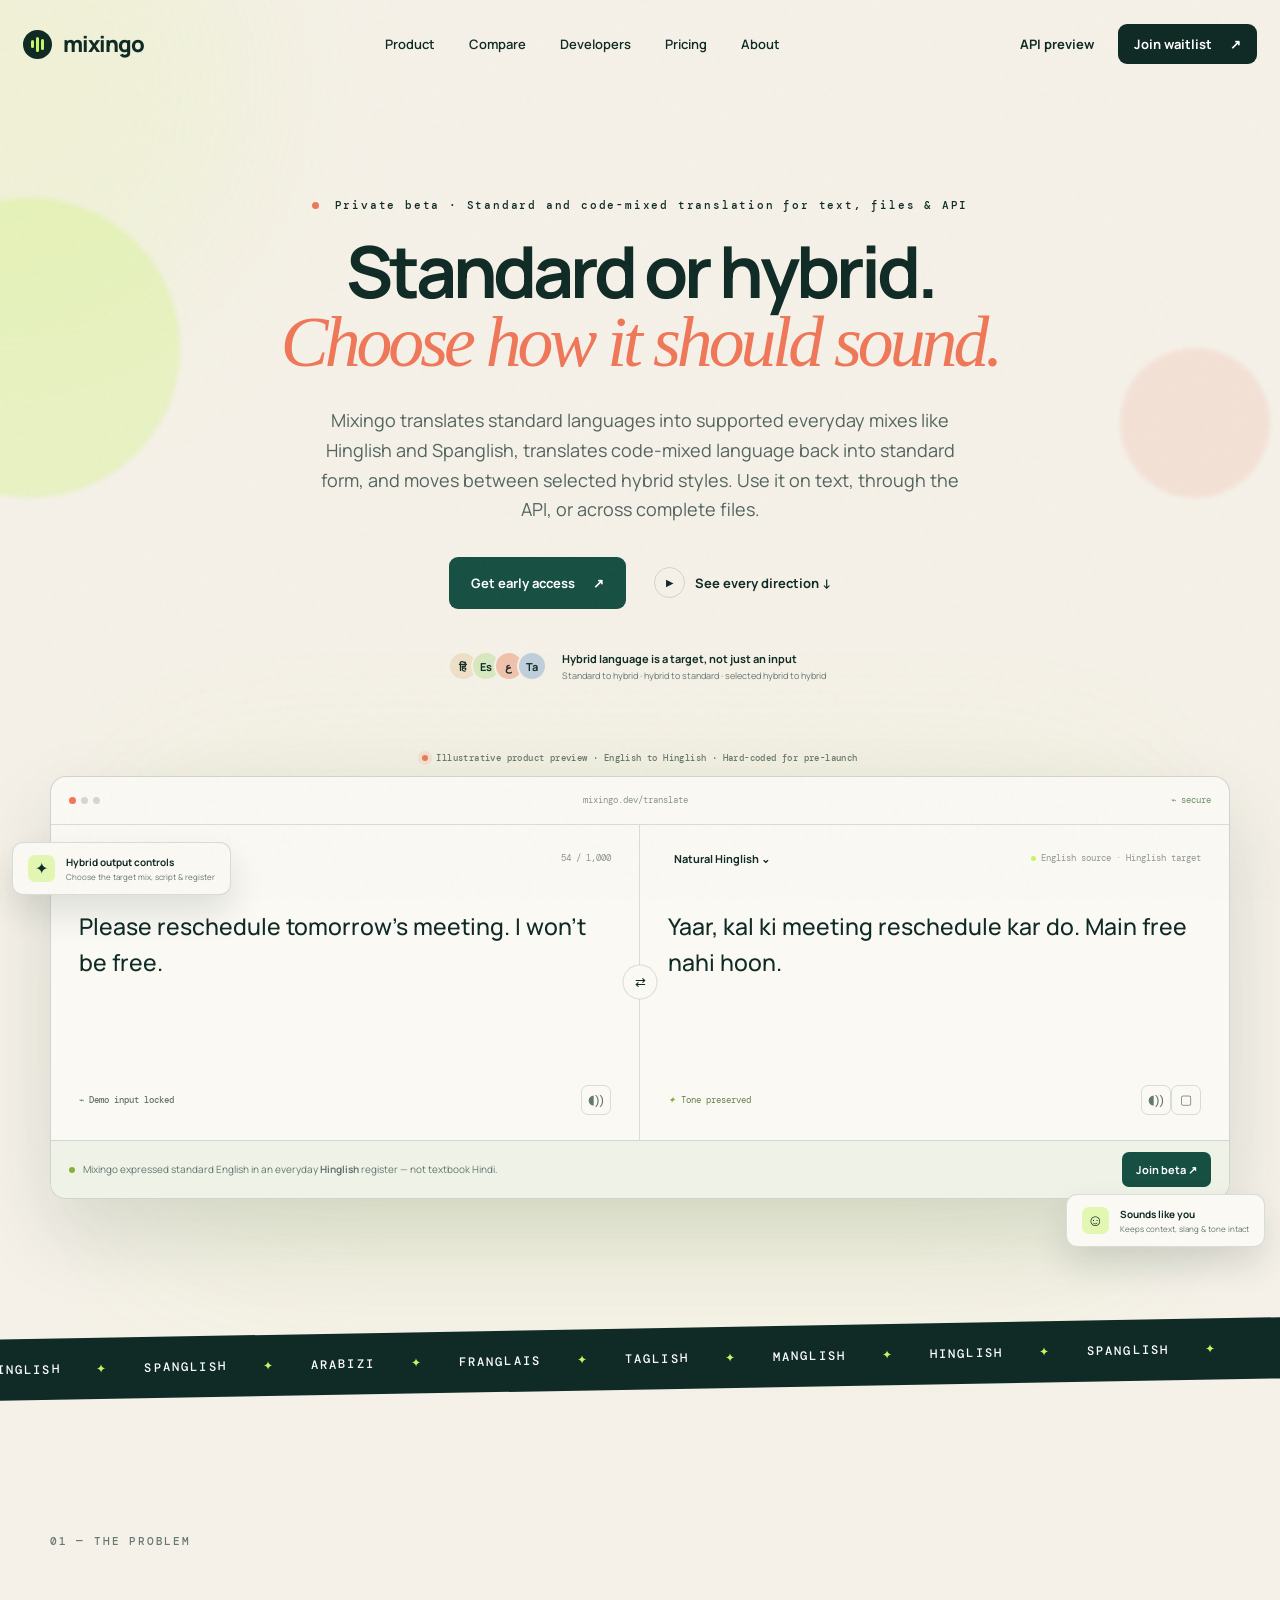
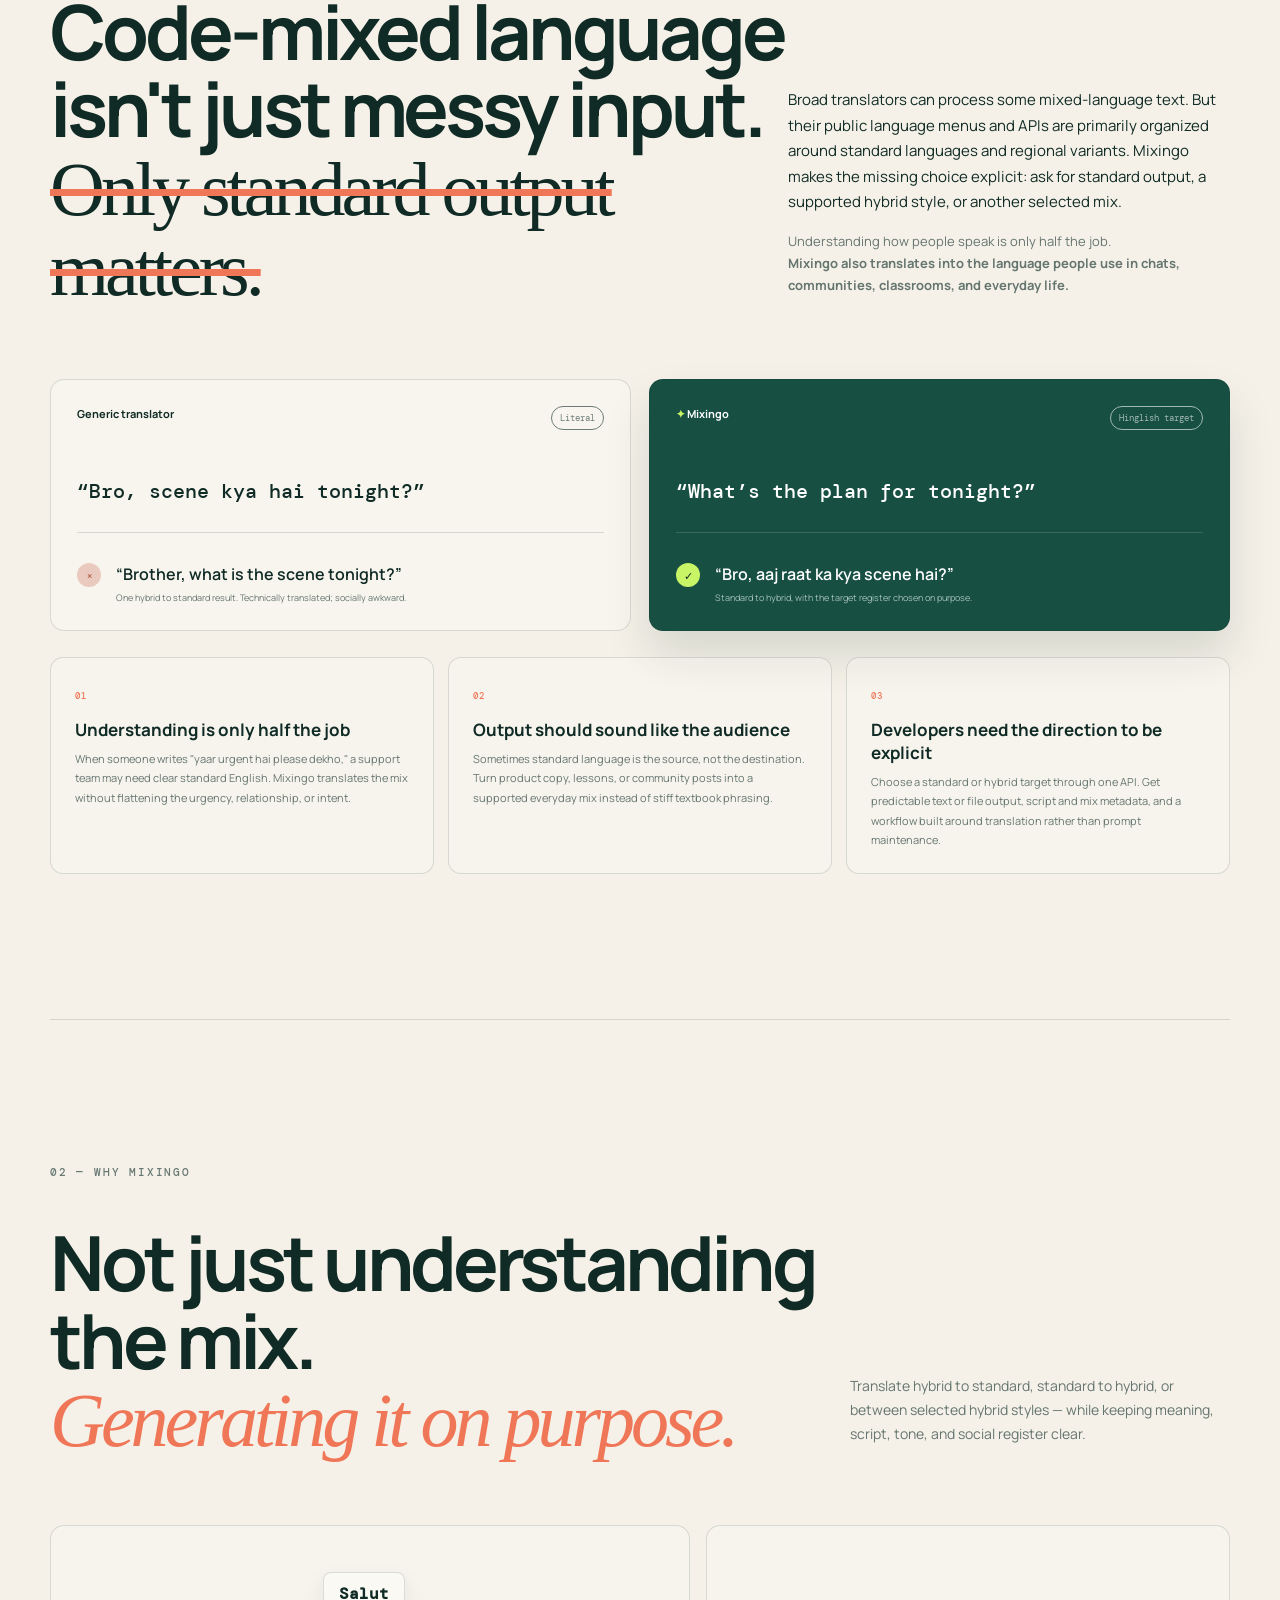
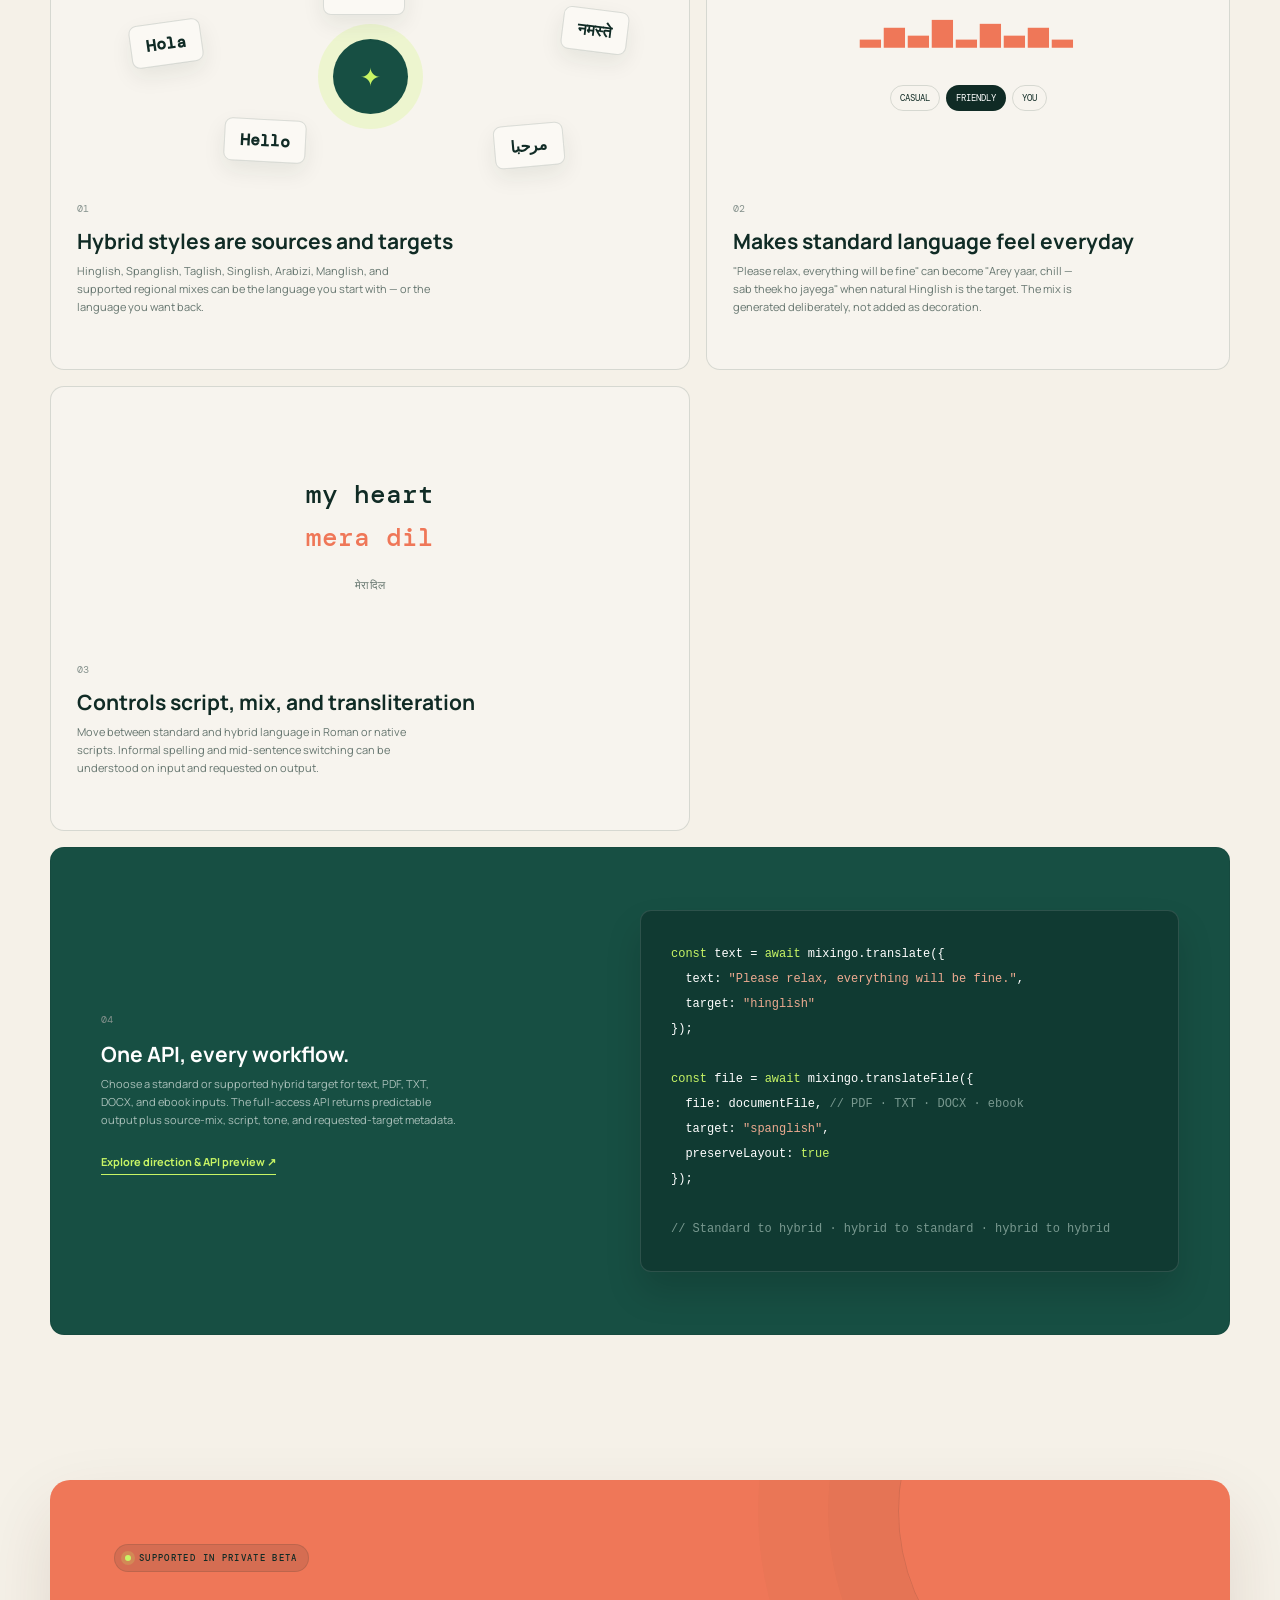
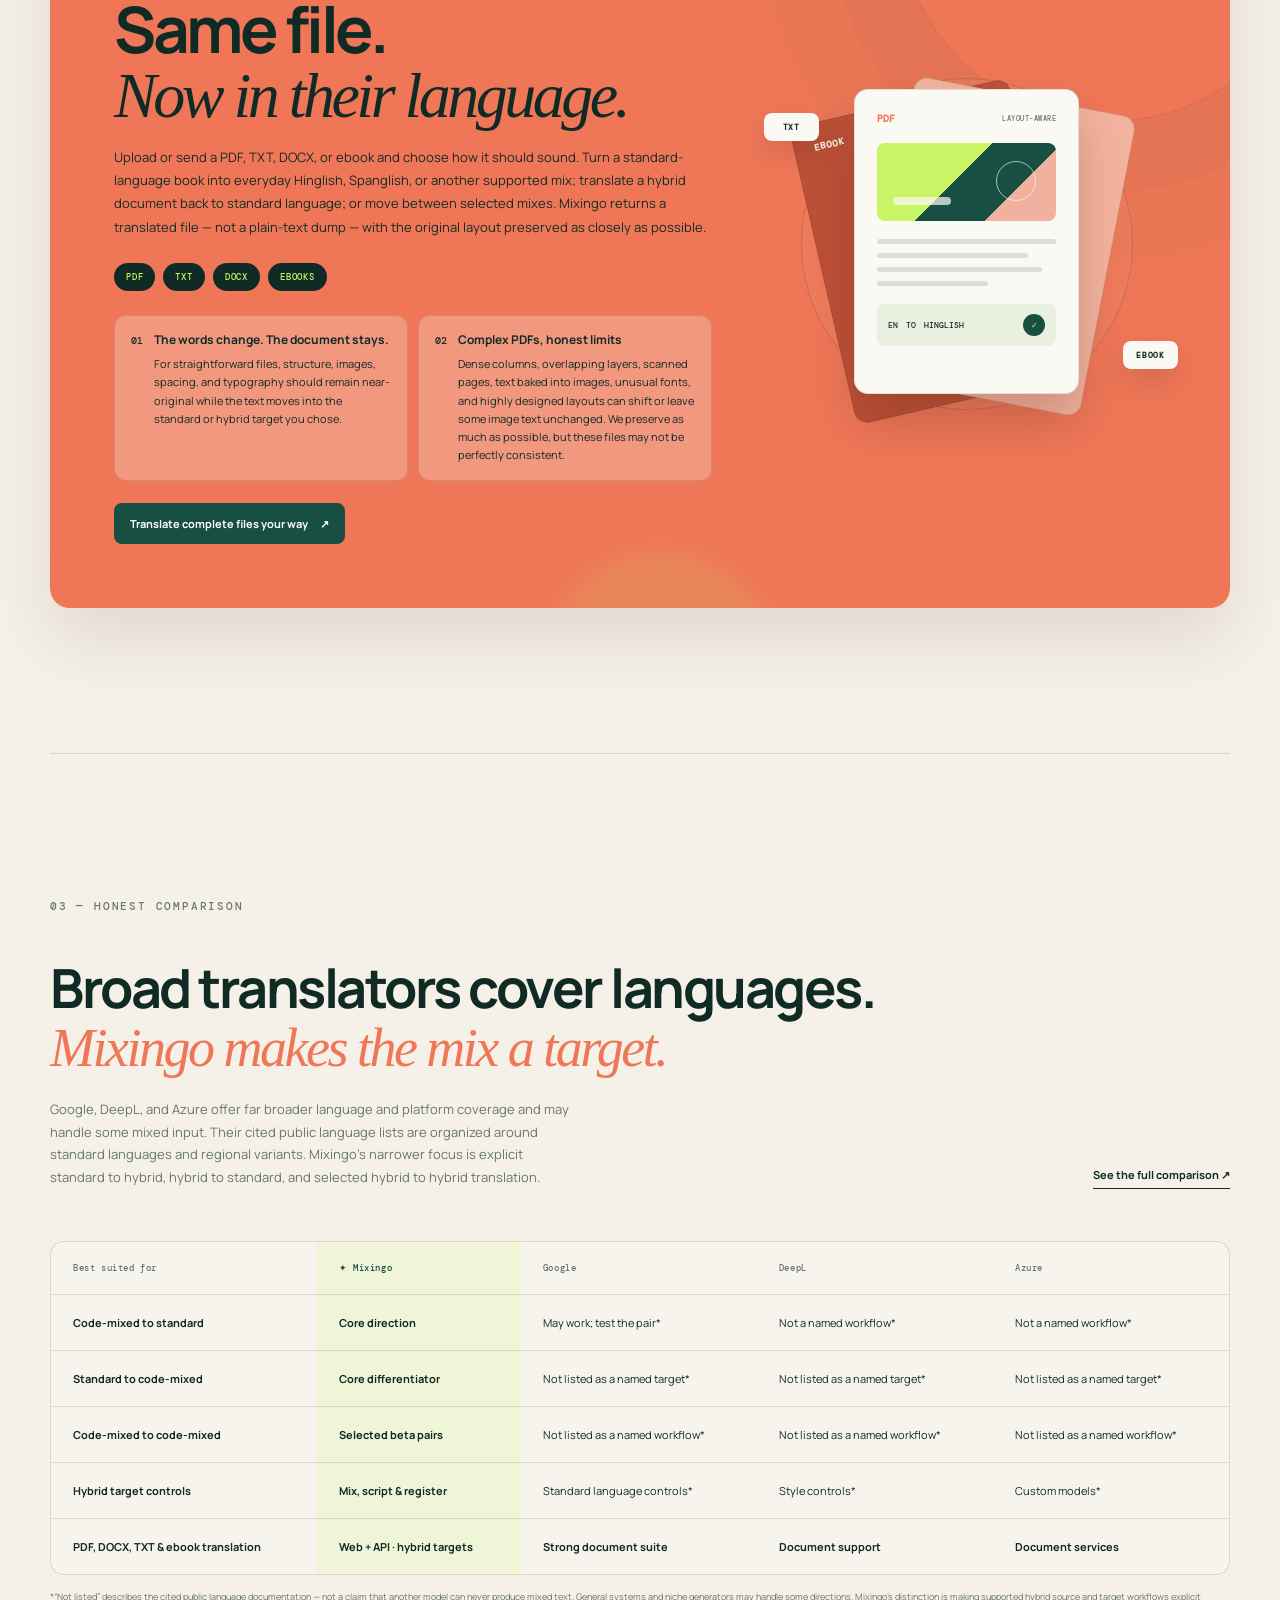
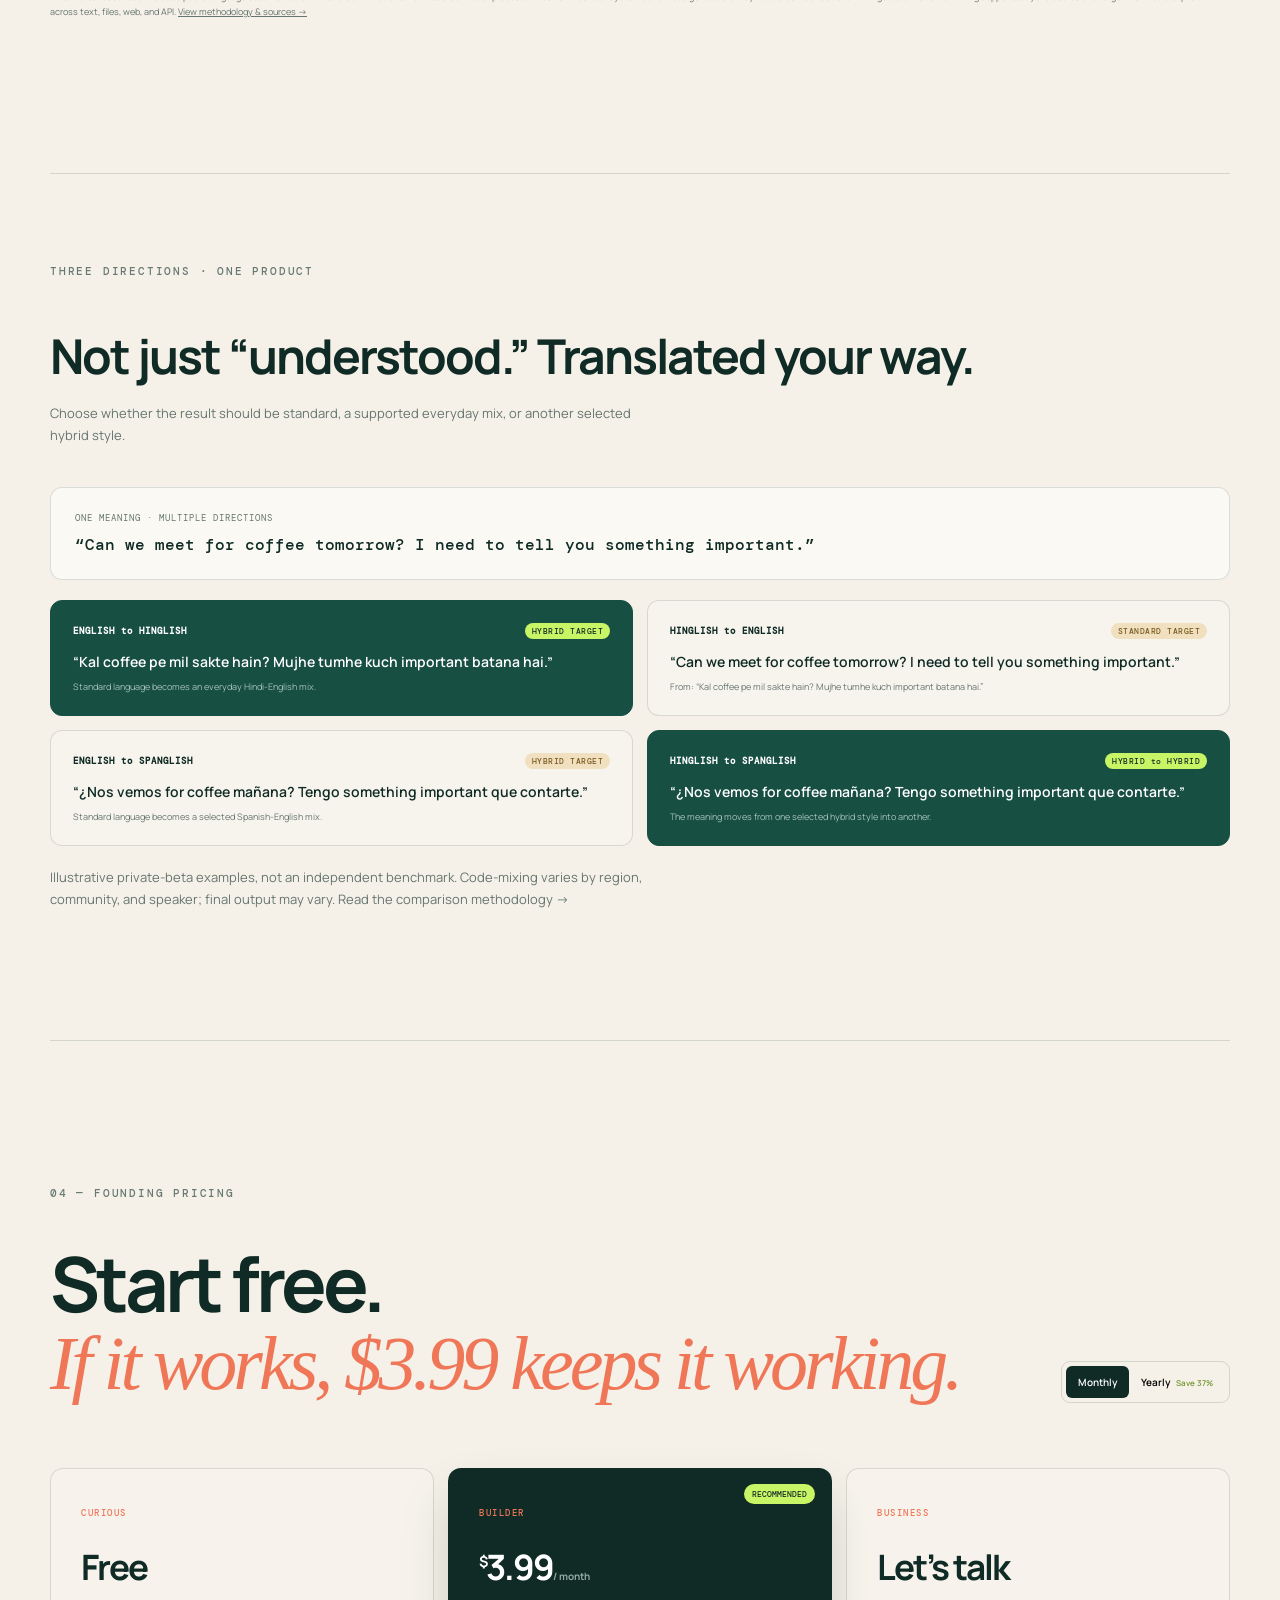
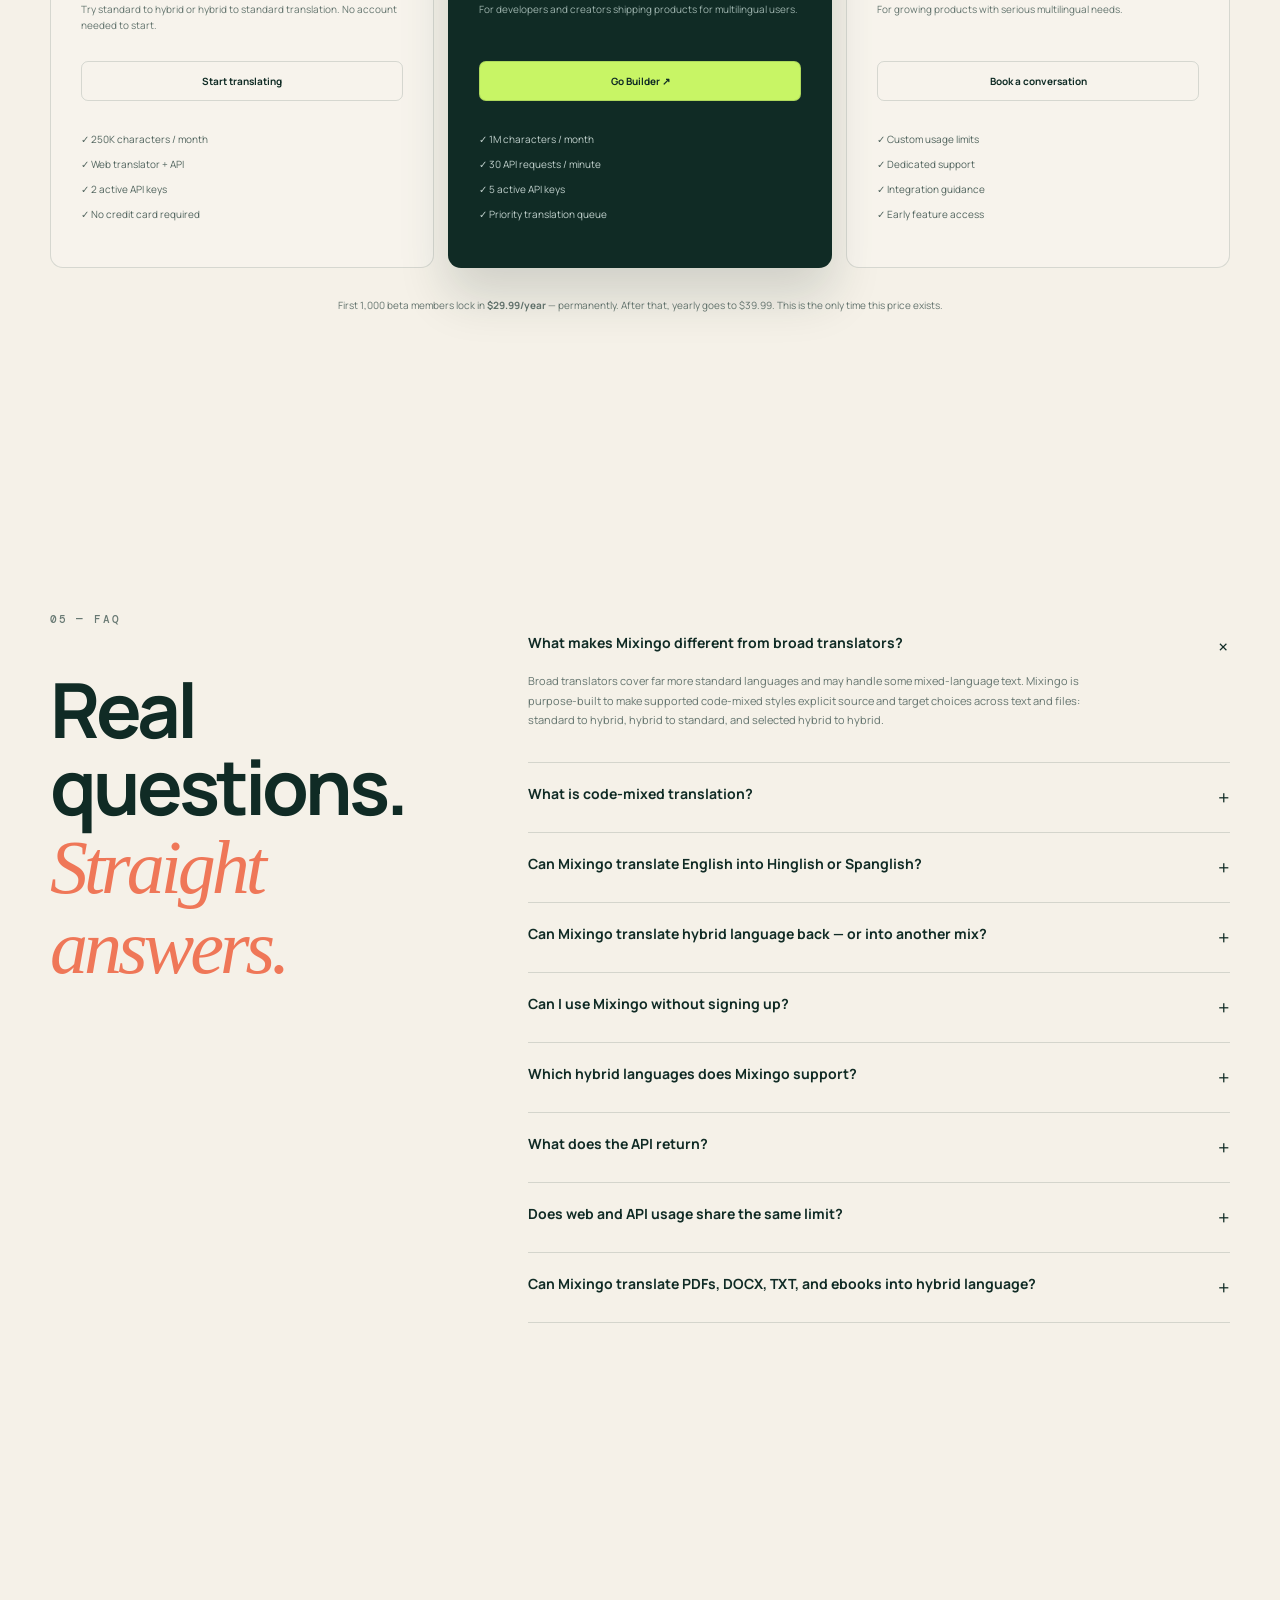
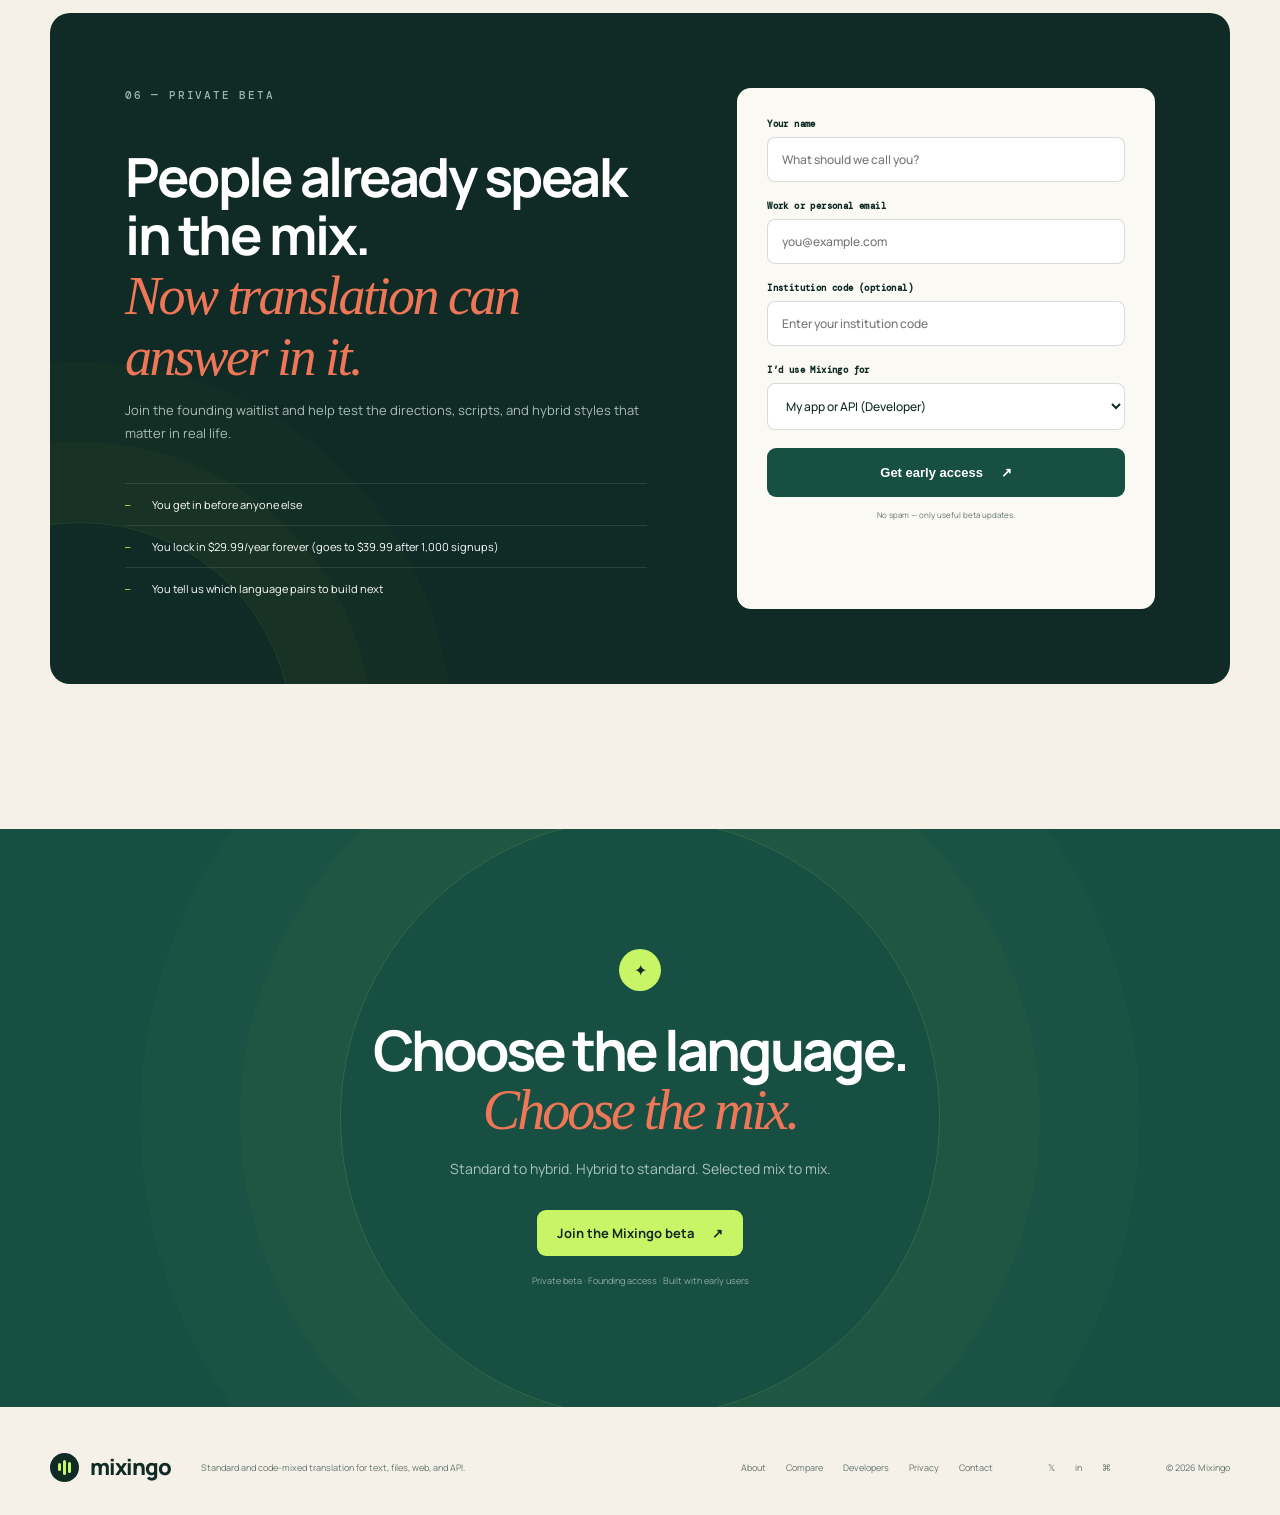
<file: index.html>
<!doctype html>
<html lang="en">

<head>
  <meta charset="UTF-8" />
  <meta name="viewport" content="width=device-width, initial-scale=1.0" />
  <meta name="description"
    content="Translate standard languages into Hinglish and code-mixed styles, hybrid text back to standard, or mixes into each other. Text, files, web, and API." />
  <meta name="robots" content="index, follow, max-image-preview:large" />
  <link rel="canonical" href="https://www.mixingo.dev/" />
  <link rel="icon" href="/logo.svg" type="image/svg+xml" />
  <meta property="og:title" content="Mixingo — Standard and code-mixed translation" />
  <meta property="og:description" content="Translate into or out of everyday hybrid language — including Hinglish, Spanglish, Taglish and Arabizi — across text, API and complete files." />
  <meta property="og:url" content="https://www.mixingo.dev/" />
  <meta property="og:type" content="website" />
  <meta property="og:site_name" content="Mixingo" />
  <meta property="og:image" content="https://www.mixingo.dev/social-card.png" />
  <meta property="og:image:width" content="1200" />
  <meta property="og:image:height" content="630" />
  <meta property="og:image:alt" content="Mixingo — standard and code-mixed translation in every direction" />
  <meta name="twitter:card" content="summary_large_image" />
  <meta name="twitter:title" content="Mixingo — Standard and code-mixed translation" />
  <meta name="twitter:description" content="Standard to hybrid, hybrid to standard, and selected hybrid-to-hybrid translation for text and files." />
  <meta name="twitter:image" content="https://www.mixingo.dev/social-card.png" />
  <title>English to Hinglish &amp; Code-Mixed Translator | Mixingo</title>
  <link rel="preconnect" href="https://fonts.googleapis.com">
  <link rel="preconnect" href="https://fonts.gstatic.com" crossorigin>
  <link
    href="https://fonts.googleapis.com/css2?family=DM+Mono:wght@400;500&family=Manrope:wght@400;500;600;700;800&display=swap"
    rel="stylesheet">
  <link rel="stylesheet" href="/src/style.css" />
  <script type="application/ld+json">
  {
    "@context": "https://schema.org",
    "@graph": [
      {
        "@type": "Organization",
        "@id": "https://www.mixingo.dev/#organization",
        "name": "Mixingo",
        "url": "https://www.mixingo.dev/",
        "logo": {
          "@type": "ImageObject",
          "url": "https://www.mixingo.dev/logo.svg",
          "width": 512,
          "height": 512
        },
        "description": "Mixingo builds standard-to-code-mixed, code-mixed-to-standard, and selected code-mixed-to-code-mixed translation for text and documents.",
        "email": "hello@mixingo.dev",
        "contactPoint": {
          "@type": "ContactPoint",
          "contactType": "customer support",
          "email": "hello@mixingo.dev",
          "availableLanguage": "English"
        }
      },
      {
        "@type": "WebSite",
        "@id": "https://www.mixingo.dev/#website",
        "name": "Mixingo",
        "url": "https://www.mixingo.dev/",
        "publisher": { "@id": "https://www.mixingo.dev/#organization" },
        "inLanguage": "en"
      },
      {
        "@type": "WebPage",
        "@id": "https://www.mixingo.dev/#webpage",
        "url": "https://www.mixingo.dev/",
        "name": "English to Hinglish & Code-Mixed Translator | Mixingo",
        "description": "Translate standard languages into supported code-mixed styles, code-mixed language back into standard form, and selected hybrid styles into one another.",
        "isPartOf": { "@id": "https://www.mixingo.dev/#website" },
        "about": { "@id": "https://www.mixingo.dev/#software" },
        "publisher": { "@id": "https://www.mixingo.dev/#organization" },
        "primaryImageOfPage": { "@id": "https://www.mixingo.dev/#social-image" },
        "inLanguage": "en"
      },
      {
        "@type": "ImageObject",
        "@id": "https://www.mixingo.dev/#social-image",
        "url": "https://www.mixingo.dev/social-card.png",
        "width": 1200,
        "height": 630,
        "caption": "Mixingo standard and code-mixed translation"
      },
      {
        "@type": ["SoftwareApplication", "WebApplication"],
        "@id": "https://www.mixingo.dev/#software",
        "name": "Mixingo",
        "url": "https://www.mixingo.dev/",
        "applicationCategory": "UtilitiesApplication",
        "applicationSubCategory": "Translation",
        "operatingSystem": "Web",
        "description": "Private-beta web translator and full-access API for standard-to-code-mixed, code-mixed-to-standard, and selected code-mixed-to-code-mixed translation.",
        "creator": { "@id": "https://www.mixingo.dev/#organization" },
        "publisher": { "@id": "https://www.mixingo.dev/#organization" },
        "featureList": [
          "Standard language to supported code-mixed target translation",
          "Code-mixed language to standard target translation",
          "Selected code-mixed to code-mixed translation",
          "Hinglish, Spanglish, Taglish, Singlish, Arabizi, and Manglish beta directions",
          "PDF, DOCX, TXT, and ebook translation on web and API",
          "Best-effort preservation of document formatting and layout"
        ],
        "offers": [
          {
            "@type": "Offer",
            "name": "Curious free plan",
            "price": "0",
            "priceCurrency": "USD",
            "availability": "https://schema.org/PreOrder",
            "url": "https://www.mixingo.dev/#waitlist"
          },
          {
            "@type": "Offer",
            "name": "Builder monthly plan",
            "price": "3.99",
            "priceCurrency": "USD",
            "availability": "https://schema.org/PreOrder",
            "url": "https://www.mixingo.dev/#pricing"
          }
        ]
      },
      {
        "@type": "FAQPage",
        "@id": "https://www.mixingo.dev/#faq-schema",
        "mainEntity": [
          {
            "@type": "Question",
            "name": "What makes Mixingo different from broad translators?",
            "acceptedAnswer": {
              "@type": "Answer",
              "text": "Broad translators cover far more standard languages and may handle some mixed-language text. Mixingo is purpose-built to make supported code-mixed styles explicit source and target choices across text and files: standard to hybrid, hybrid to standard, and selected hybrid to hybrid."
            }
          },
          {
            "@type": "Question",
            "name": "What is code-mixed translation?",
            "acceptedAnswer": {
              "@type": "Answer",
              "text": "Code-mixed translation handles language that combines two or more languages, scripts, transliteration, or local slang in one message. It can clarify that mix in a standard language or deliberately produce a supported everyday mix such as Hinglish, Spanglish, Taglish, or Arabizi."
            }
          },
          {
            "@type": "Question",
            "name": "Can Mixingo translate English into Hinglish or Spanglish?",
            "acceptedAnswer": {
              "@type": "Answer",
              "text": "Yes. A standard language can be the source and a supported hybrid style can be the target. Mixingo is designed to generate the selected mix, script, tone, and everyday register instead of returning only a standard-language translation."
            }
          },
          {
            "@type": "Question",
            "name": "Can Mixingo translate hybrid language back or into another mix?",
            "acceptedAnswer": {
              "@type": "Answer",
              "text": "Yes. Supported directions include hybrid-to-standard and selected hybrid-to-hybrid workflows, such as Hinglish to English or Hinglish to Spanglish. Private-beta coverage is direction-specific, so not every possible combination is available yet."
            }
          },
          {
            "@type": "Question",
            "name": "Which hybrid languages does Mixingo support?",
            "acceptedAnswer": {
              "@type": "Answer",
              "text": "The private beta focuses on directions involving Hinglish, Spanglish, Taglish, Singlish, Arabizi, and Manglish. Each source, target, and script direction is tested separately, and more combinations are added from real beta usage."
            }
          },
          {
            "@type": "Question",
            "name": "Can Mixingo translate PDFs, DOCX, TXT, and ebooks into hybrid language?",
            "acceptedAnswer": {
              "@type": "Answer",
              "text": "Yes. Choose a supported standard or hybrid target on the web or API and get a translated file back rather than a plain-text dump. Straightforward files should preserve their structure and layout closely; complex or scanned PDFs use best-effort preservation."
            }
          }
        ]
      }
    ]
  }
  </script>
</head>

<body>
  <div class="noise"></div>
  <div class="cursor-glow"></div>
  <nav class="nav shell">
    <a class="brand" href="/"><span class="brand-mark"><i></i><i></i><i></i></span>mixingo</a>
    <div class="nav-links" id="navLinks"><a href="#product">Product</a><a href="compare.html">Compare</a><a
        href="developers.html">Developers</a><a href="#pricing">Pricing</a><a href="about.html">About</a></div>
    <div class="nav-actions"><a class="text-link" href="developers.html">API preview</a><a class="button small"
        href="#waitlist">Join waitlist <span>↗</span></a></div>
    <button class="menu" aria-label="Open navigation" aria-expanded="false"
      aria-controls="mobileNav"><span></span><span></span></button>
    <div class="mobile-nav" id="mobileNav"><a href="#product">Product</a><a href="compare.html">Compare</a><a
        href="developers.html">Developers</a><a href="#pricing">Pricing</a><a href="about.html">About</a><a
        href="privacy.html">Privacy</a><a class="button" href="#waitlist">Join the waitlist ↗</a></div>
  </nav>

  <main>
    <section class="hero shell">
      <div class="orb orb-one"></div>
      <div class="orb orb-two"></div>
      <div class="eyebrow reveal"><span></span> Private beta · Standard and code-mixed translation for text, files &amp; API</div>
      <h1 class="reveal delay-1">Standard or hybrid.<br><em>Choose how it should sound.</em>
      </h1>
      <p class="hero-copy reveal delay-2">Mixingo translates standard languages into supported everyday mixes like Hinglish and Spanglish, translates code-mixed language back into standard form, and moves between selected hybrid styles. Use it on text, through the API, or across complete files.</p>
      <div class="hero-actions reveal delay-3"><a class="button primary" href="#waitlist">Get early access
          <span>↗</span></a><a class="watch" href="#directions"><b>▶</b> See every direction ↓</a></div>
      <div class="proof reveal delay-3">
        <div class="avatars"><span>हिं</span><span>Es</span><span>ع</span><span>Ta</span></div>
        <div><strong>Hybrid language is a target, not just an input</strong><small>Standard to hybrid · hybrid to standard · selected hybrid to hybrid</small></div>
      </div>
    </section>

    <section class="demo-wrap shell" id="demo">
      <div class="demo-glow"></div>
      <div class="demo-status"><span></span> Illustrative product preview · English to Hinglish · Hard-coded for pre-launch
      </div>
      <div class="translator-card reveal">
        <div class="window-bar">
          <div class="dots"><i></i><i></i><i></i></div><span>mixingo.dev/translate</span>
          <div class="secure">⌁ secure</div>
        </div>
        <div class="translator">
          <div class="input-panel">
            <div class="select-row"><button>English <span>⌄</span></button><span class="char-count">54 /
                1,000</span></div>
            <textarea id="source" maxlength="1000" spellcheck="false" readonly
              aria-label="Demo source text">Please reschedule tomorrow's meeting. I won't be free.</textarea>
            <div class="input-foot"><span class="demo-lock">⌁ Demo input locked</span><button class="icon-btn"
                aria-label="Listen to demo" disabled>◖))</button></div>
          </div>
          <button class="swap" aria-label="Language direction shown for demo" disabled>⇄</button>
          <div class="output-panel">
            <div class="select-row"><button>Natural Hinglish <span>⌄</span></button><span class="detected"><i></i> English source
                · Hinglish target</span></div>
            <div class="result" id="result">Yaar, kal ki meeting reschedule kar do. Main free nahi hoon.</div>
            <div class="output-foot"><span><i class="spark">✦</i> Tone preserved</span>
              <div><button class="icon-btn">◖))</button><button class="icon-btn" id="copy">▢</button></div>
            </div>
          </div>
        </div>
        <div class="demo-footer"><span><i></i> Mixingo expressed standard English in an everyday <b>Hinglish</b>
            register — not textbook Hindi.</span><a href="#waitlist" class="demo-join">Join beta <span>↗</span></a></div>
      </div>
      <div class="floating-note note-one"><span>✦</span>
        <div><b>Hybrid output controls</b><small>Choose the target mix, script &amp; register</small></div>
      </div>
      <div class="floating-note note-two"><span>☺</span>
        <div><b>Sounds like you</b><small>Keeps context, slang & tone intact</small></div>
      </div>
    </section>

    <section class="marquee">
      <div>HINGLISH <span>✦</span> SPANGLISH <span>✦</span> ARABIZI <span>✦</span> FRANGLAIS <span>✦</span> TAGLISH
        <span>✦</span> MANGLISH <span>✦</span> HINGLISH <span>✦</span> SPANGLISH <span>✦</span>
      </div>
    </section>

    <section class="problem shell" id="product">
      <div class="section-label">01 — THE PROBLEM</div>
      <div class="problem-grid">
        <h2>Code-mixed language isn't just messy input.<br><span>Only standard output matters.</span></h2>
        <div>
          <p>Broad translators can process some mixed-language text. But their public language menus and APIs are primarily organized around standard languages and regional variants. Mixingo makes the missing choice explicit: ask for standard output, a supported hybrid style, or another selected mix.</p>
          <p class="muted">Understanding how people speak is only half the job.<br><strong>Mixingo also translates into the language people use in chats, communities, classrooms, and everyday life.</strong></p>
        </div>
      </div>
      <div class="compare-grid">
        <article class="compare old">
          <div class="compare-head"><span>Generic translator</span><i>Literal</i></div>
          <p class="prompt">“Bro, scene kya hai tonight?”</p>
          <div class="bad-output"><span>×</span>
            <p>“Brother, what is the scene tonight?”<small>One hybrid to standard result. Technically translated; socially awkward.</small></p>
          </div>
        </article>
        <article class="compare new">
          <div class="compare-head"><span><b>✦</b> Mixingo</span><i>Hinglish target</i></div>
          <p class="prompt">“What’s the plan for tonight?”</p>
          <div class="good-output"><span>✓</span>
            <p>“Bro, aaj raat ka kya scene hai?”<small>Standard to hybrid, with the target register chosen on purpose.</small></p>
          </div>
        </article>
      </div>
      <div class="pain-grid">
        <article><span>01</span>
          <h3>Understanding is only half the job</h3>
          <p>When someone writes "yaar urgent hai please dekho," a support team may need clear standard English. Mixingo translates the mix without flattening the urgency, relationship, or intent.</p>
        </article>
        <article><span>02</span>
          <h3>Output should sound like the audience</h3>
          <p>Sometimes standard language is the source, not the destination. Turn product copy, lessons, or community posts into a supported everyday mix instead of stiff textbook phrasing.</p>
        </article>
        <article><span>03</span>
          <h3>Developers need the direction to be explicit</h3>
          <p>Choose a standard or hybrid target through one API. Get predictable text or file output, script and mix metadata, and a workflow built around translation rather than prompt maintenance.</p>
        </article>
      </div>
    </section>

    <section class="features shell" id="directions">
      <div class="section-label">02 — WHY MIXINGO</div>
      <div class="section-title">
        <h2>Not just understanding the mix.<br><em>Generating it on purpose.</em></h2>
        <p>Translate hybrid to standard, standard to hybrid, or between selected hybrid styles — while keeping meaning, script, tone, and social register clear.</p>
      </div>
      <div class="feature-grid">
        <article class="feature feature-large">
          <div class="feature-visual language-cloud">
            <span>Hola</span><span>नमस्ते</span><span>Hello</span><span>مرحبا</span><span>Salut</span>
            <div>✦</div>
          </div><span class="num">01</span>
          <h3>Hybrid styles are sources and targets</h3>
          <p>Hinglish, Spanglish, Taglish, Singlish, Arabizi, Manglish, and supported regional mixes can be the language you start with — or the language you want back.</p>
        </article>
        <article class="feature">
          <div class="feature-visual tone">
            <div class="wave">▂▅▃▇▂▆▃▅▂</div><span>CASUAL</span><span>FRIENDLY</span><span>YOU</span>
          </div><span class="num">02</span>
          <h3>Makes standard language feel everyday</h3>
          <p>"Please relax, everything will be fine" can become "Arey yaar, chill — sab theek ho jayega" when natural Hinglish is the target. The mix is generated deliberately, not added as decoration.</p>
        </article>
        <article class="feature">
          <div class="feature-visual script">
            <div>my heart<br><span>mera dil</span><br><b>मेरा दिल</b></div>
          </div><span class="num">03</span>
          <h3>Controls script, mix, and transliteration</h3>
          <p>Move between standard and hybrid language in Roman or native scripts. Informal spelling and mid-sentence switching can be understood on input and requested on output.
          </p>
        </article>
        <article class="feature feature-wide" id="developers">
          <div><span class="num">04</span>
            <h3>One API, every workflow.</h3>
            <p>Choose a standard or supported hybrid target for text, PDF, TXT, DOCX, and ebook inputs. The full-access API returns predictable output plus source-mix, script, tone, and requested-target metadata.</p><a href="developers.html#translation-directions">Explore direction &amp; API preview
              <span>↗</span></a>
          </div>
          <pre><code><span>const</span> text = <span>await</span> mixingo.translate({
  text: <i>"Please relax, everything will be fine."</i>,
  target: <i>"hinglish"</i>
});

<span>const</span> file = <span>await</span> mixingo.translateFile({
  file: documentFile, <span class="comment">// PDF · TXT · DOCX · ebook</span>
  target: <i>"spanglish"</i>,
  preserveLayout: <span>true</span>
});

<span class="comment">// Standard to hybrid · hybrid to standard · hybrid to hybrid</span></code></pre>
        </article>
      </div>
    </section>

    <section class="document-section shell" id="documents">
      <div class="document-feature">
        <div class="document-copy">
          <span class="document-eyebrow"><i></i> SUPPORTED IN PRIVATE BETA</span>
          <h2>Same file.<br><em>Now in their language.</em></h2>
          <p class="document-lead">Upload or send a PDF, TXT, DOCX, or ebook and choose how it should sound. Turn a standard-language book into everyday Hinglish, Spanglish, or another supported mix; translate a hybrid document back to standard language; or move between selected mixes. Mixingo returns a translated file — not a plain-text dump — with the original layout preserved as closely as possible.</p>
          <ul class="document-formats" aria-label="Supported file types">
            <li>PDF</li><li>TXT</li><li>DOCX</li><li>EBOOKS</li>
          </ul>
          <div class="document-fidelity">
            <article>
              <span>01</span>
              <div><h3>The words change. The document stays.</h3>
                <p>For straightforward files, structure, images, spacing, and typography should remain near-original while the text moves into the standard or hybrid target you chose.</p>
              </div>
            </article>
            <article>
              <span>02</span>
              <div><h3>Complex PDFs, honest limits</h3>
                <p>Dense columns, overlapping layers, scanned pages, text baked into images, unusual fonts, and highly designed layouts can shift or leave some image text unchanged. We preserve as much as possible, but these files may not be perfectly consistent.</p>
              </div>
            </article>
          </div>
          <a class="document-link" href="#waitlist">Translate complete files your way <span>↗</span></a>
        </div>
        <div class="document-visual" aria-hidden="true">
          <span class="document-orbit orbit-one">TXT</span>
          <span class="document-orbit orbit-two">EBOOK</span>
          <div class="document-stack">
            <div class="document-sheet sheet-back"><span>EBOOK</span></div>
            <div class="document-sheet sheet-middle"><span>DOCX</span></div>
            <div class="document-sheet sheet-front">
              <div class="sheet-head"><span>PDF</span><small>LAYOUT-AWARE</small></div>
              <div class="sheet-image"><i></i><b></b></div>
              <div class="sheet-lines"><i></i><i></i><i></i><i></i></div>
              <div class="sheet-status"><span>EN</span><b>TO</b><span>HINGLISH</span><em>✓</em></div>
            </div>
          </div>
        </div>
      </div>
    </section>

    <section class="comparison shell" id="comparison">
      <div class="section-label">03 — HONEST COMPARISON</div>
      <div class="compare-intro">
        <div>
          <h2>Broad translators cover languages.<br><em>Mixingo makes the mix a target.</em></h2>
          <p>Google, DeepL, and Azure offer far broader language and platform coverage and may handle some mixed input. Their cited public language lists are organized around standard languages and regional variants. Mixingo's narrower focus is explicit standard to hybrid, hybrid to standard, and selected hybrid to hybrid translation.</p>
        </div><a class="text-arrow" href="compare.html">See the full comparison <span>↗</span></a>
      </div>
      <div class="comparison-table" role="region" aria-label="Translation product comparison" tabindex="0">
        <table>
          <thead>
            <tr>
              <th>Best suited for</th>
              <th class="mixingo-col">✦ Mixingo</th>
              <th>Google</th>
              <th>DeepL</th>
              <th>Azure</th>
            </tr>
          </thead>
          <tbody>
            <tr>
              <td>Code-mixed to standard</td>
              <td class="mixingo-col"><b>Core direction</b></td>
              <td>May work; test the pair*</td>
              <td>Not a named workflow*</td>
              <td>Not a named workflow*</td>
            </tr>
            <tr>
              <td>Standard to code-mixed</td>
              <td class="mixingo-col"><b>Core differentiator</b></td>
              <td>Not listed as a named target*</td>
              <td>Not listed as a named target*</td>
              <td>Not listed as a named target*</td>
            </tr>
            <tr>
              <td>Code-mixed to code-mixed</td>
              <td class="mixingo-col"><b>Selected beta pairs</b></td>
              <td>Not listed as a named workflow*</td>
              <td>Not listed as a named workflow*</td>
              <td>Not listed as a named workflow*</td>
            </tr>
            <tr>
              <td>Hybrid target controls</td>
              <td class="mixingo-col"><b>Mix, script &amp; register</b></td>
              <td>Standard language controls*</td>
              <td>Style controls*</td>
              <td>Custom models*</td>
            </tr>
            <tr>
              <td>PDF, DOCX, TXT &amp; ebook translation</td>
              <td class="mixingo-col"><b>Web + API · hybrid targets</b></td>
              <td><b>Strong document suite</b></td>
              <td><b>Document support</b></td>
              <td><b>Document services</b></td>
            </tr>
          </tbody>
        </table>
      </div>
      <p class="comparison-note">*“Not listed” describes the cited public language documentation — not a claim that another model can never produce mixed text. General systems and niche generators may handle some directions. Mixingo's distinction is making supported hybrid source and target workflows explicit across text, files, web, and API. <a href="compare.html#sources">View methodology &amp; sources →</a></p>
    </section>

    <section class="live-compare shell">
      <div class="section-label">THREE DIRECTIONS · ONE PRODUCT</div>
      <h2>Not just “understood.” Translated your way.</h2>
      <p>Choose whether the result should be standard, a supported everyday mix, or another selected hybrid style.</p>
      <div class="live-compare-sentence">
        <small>ONE MEANING · MULTIPLE DIRECTIONS</small>
        “Can we meet for coffee tomorrow? I need to tell you something important.”
      </div>
      <div class="tool-outputs">
        <div class="tool-output mixingo-output">
          <div class="tool-output-name">ENGLISH to HINGLISH <span class="accuracy-tag">HYBRID TARGET</span></div>
          <p>“Kal coffee pe mil sakte hain? Mujhe tumhe kuch important batana hai.”</p>
          <small>Standard language becomes an everyday Hindi-English mix.</small>
        </div>
        <div class="tool-output">
          <div class="tool-output-name">HINGLISH to ENGLISH <span class="accuracy-tag partial-tag">STANDARD TARGET</span></div>
          <p>“Can we meet for coffee tomorrow? I need to tell you something important.”</p>
          <small>From: “Kal coffee pe mil sakte hain? Mujhe tumhe kuch important batana hai.”</small>
        </div>
        <div class="tool-output">
          <div class="tool-output-name">ENGLISH to SPANGLISH <span class="accuracy-tag partial-tag">HYBRID TARGET</span></div>
          <p>“¿Nos vemos for coffee mañana? Tengo something important que contarte.”</p>
          <small>Standard language becomes a selected Spanish-English mix.</small>
        </div>
        <div class="tool-output mixingo-output">
          <div class="tool-output-name">HINGLISH to SPANGLISH <span class="accuracy-tag">HYBRID to HYBRID</span></div>
          <p>“¿Nos vemos for coffee mañana? Tengo something important que contarte.”</p>
          <small>The meaning moves from one selected hybrid style into another.</small>
        </div>
      </div>
      <p class="live-compare-note">Illustrative private-beta examples, not an independent benchmark. Code-mixing varies by region, community, and speaker; final output may vary. <a href="compare.html#sources">Read the comparison methodology →</a></p>
    </section>

    <!-- Temporarily hidden until Mixingo has verified, real customer feedback. Keep this markup for reactivation. -->
    <section class="social-proof shell" hidden>
      <div class="section-label">EARLY REACTIONS</div>
      <h2>What beta testers say.</h2>
      <div class="social-proof-grid">
        <div class="testimonial">
          <blockquote>"I pasted a message from my mom — half Hindi, half English, all WhatsApp slang. Mixingo was the first translator that didn't make her sound like a textbook."</blockquote>
          <div class="testimonial-author">
            <div class="testimonial-avatar" style="background:#efe0c8">प्</div>
            <div><cite>Priya S.</cite><small>Beta tester · Delhi</small></div>
          </div>
        </div>
        <div class="testimonial">
          <blockquote>"We handle 2,000 support tickets a day in Taglish. Google gives us robotic English. Mixingo actually captures what the customer meant."</blockquote>
          <div class="testimonial-author">
            <div class="testimonial-avatar" style="background:#d8e8c0">M</div>
            <div><cite>Marco R.</cite><small>CX Lead · Manila-based SaaS</small></div>
          </div>
        </div>
        <div class="testimonial">
          <blockquote>"I've been prompting GPT-4 for Hinglish translation for months. Mixingo gives me better output in one API call — no prompt, no fine-tuning."</blockquote>
          <div class="testimonial-author">
            <div class="testimonial-avatar" style="background:#bfcfdc">A</div>
            <div><cite>Arjun K.</cite><small>Full-stack developer · Bangalore</small></div>
          </div>
        </div>
      </div>
    </section>

    <section class="pricing shell" id="pricing">
      <div class="section-label">04 — FOUNDING PRICING</div>
      <div class="pricing-title">
        <h2>Start free.<br><em>If it works, $3.99 keeps it working.</em></h2>
        <div class="toggle"><button class="active">Monthly</button><button>Yearly <span>Save 37%</span></button></div>
      </div>
      <div class="plans">
        <article><span class="plan-name">CURIOUS</span>
          <h3>Free</h3>
          <p>Try standard to hybrid or hybrid to standard translation. No account needed to start.</p><a class="plan-button" href="#demo">Start
            translating</a>
          <ul>
            <li>✓ 250K characters / month</li>
            <li>✓ Web translator + API</li>
            <li>✓ 2 active API keys</li>
            <li>✓ No credit card required</li>
          </ul>
        </article>
        <article class="popular">
          <div class="popular-tag">RECOMMENDED</div><span class="plan-name">BUILDER</span>
          <h3><sup>$</sup>3.99<small>/ month</small></h3>
          <p>For developers and creators shipping products for multilingual users.</p><a class="plan-button filled" href="#waitlist">Go Builder
            <span>↗</span></a>
          <ul>
            <li>✓ 1M characters / month</li>
            <li>✓ 30 API requests / minute</li>
            <li>✓ 5 active API keys</li>
            <li>✓ Priority translation queue</li>
          </ul>
        </article>
        <article class="custom"><span class="plan-name">BUSINESS</span>
          <h3>Let’s talk</h3>
          <p>For growing products with serious multilingual needs.</p><a class="plan-button"
            href="mailto:hello@mixingo.dev">Book a conversation</a>
          <ul>
            <li>✓ Custom usage limits</li>
            <li>✓ Dedicated support</li>
            <li>✓ Integration guidance</li>
            <li>✓ Early feature access</li>
          </ul>
        </article>
      </div>
      <p class="annual-note">First 1,000 beta members lock in <strong>$29.99/year</strong> — permanently. After that, yearly goes to $39.99. This is the only time this price exists.</p>
    </section>

    <section class="faq shell" id="faq">
      <div>
        <div class="section-label">05 — FAQ</div>
        <h2>Real questions.<br><em>Straight answers.</em></h2>
      </div>
      <div class="accordion">
        <details open>
          <summary>What makes Mixingo different from broad translators?<span>+</span></summary>
          <p>Broad translators cover far more standard languages and may handle some mixed-language text. Mixingo is purpose-built to make supported code-mixed styles explicit source and target choices across text and files: standard to hybrid, hybrid to standard, and selected hybrid to hybrid.</p>
        </details>
        <details>
          <summary>What is code-mixed translation?<span>+</span></summary>
          <p>Code-mixed translation handles language that combines two or more languages, scripts, transliteration, or local slang in one message. It can clarify that mix in a standard language or deliberately produce a supported everyday mix such as Hinglish, Spanglish, Taglish, or Arabizi.</p>
        </details>
        <details>
          <summary>Can Mixingo translate English into Hinglish or Spanglish?<span>+</span></summary>
          <p>Yes. A standard language can be the source and a supported hybrid style can be the target. Mixingo is designed to generate the selected mix, script, tone, and everyday register instead of returning only a standard-language translation.</p>
        </details>
        <details>
          <summary>Can Mixingo translate hybrid language back — or into another mix?<span>+</span></summary>
          <p>Yes. Supported directions include hybrid to standard and selected hybrid to hybrid workflows, such as Hinglish to English or Hinglish to Spanglish. Private-beta coverage is direction-specific, so not every possible combination is available yet.</p>
        </details>
        <details>
          <summary>Can I use Mixingo without signing up?<span>+</span></summary>
          <p>Yes. Anonymous visitors can translate up to 1,000 characters at a time, with no account or credit card needed.</p>
        </details>
        <details>
          <summary>Which hybrid languages does Mixingo support?<span>+</span></summary>
          <p>The private beta focuses on directions involving Hinglish, Spanglish, Taglish, Singlish, Arabizi, and Manglish. Each source, target, and script direction is tested separately, and more combinations are added from real beta usage.</p>
        </details>
        <details>
          <summary>What does the API return?<span>+</span></summary>
          <p>Text calls return translated output plus source-mix, script, tone, and requested-target metadata. File calls return the translated document with processing metadata. See the <a href="developers.html#translation-directions">API and translation-direction preview</a>.</p>
        </details>
        <details>
          <summary>Does web and API usage share the same limit?<span>+</span></summary>
          <p>Yes. Signed-in accounts use one clear, unified allowance across both web and API translation.</p>
        </details>
        <details>
          <summary>Can Mixingo translate PDFs, DOCX, TXT, and ebooks into hybrid language?<span>+</span></summary>
          <p>Yes. Choose a supported standard or hybrid target on the web or API and get a translated file back — not a plain-text dump. Straightforward files should keep their structure, images, spacing, and typography while only the words change. Complex or scanned PDFs may be less consistent, and some image text may remain unchanged, so layout preservation is best-effort rather than guaranteed pixel-perfect.</p>
        </details>
      </div>
    </section>

    <section class="waitlist shell" id="waitlist">
      <div class="waitlist-copy">
        <div class="section-label">06 — PRIVATE BETA</div>
        <h2>People already speak in the mix.<br><em>Now translation can answer in it.</em></h2>
        <p>Join the founding waitlist and help test the directions, scripts, and hybrid styles that matter in real life.
        </p>
        <ul>
          <li><span>—</span> You get in before anyone else</li>
          <li><span>—</span> You lock in $29.99/year forever (goes to $39.99 after 1,000 signups)</li>
          <li><span>—</span> You tell us which language pairs to build next</li>
        </ul>
      </div>
      <form class="waitlist-form" id="waitlistForm"
        data-script-url="https://script.google.com/macros/s/AKfycby3CyzHJWq0PyhKb_dm24gnSlq2RLd0tFr80dRqdGoI2FJj0FVzA5kS11W_5kqE9vlkKQ/exec">
        <div class="form-success" role="status"><b>You’re on the list.</b><span>We’ll be in touch before the private
            beta opens.</span></div><label for="name">Your name</label><input id="name" name="name" autocomplete="name"
          placeholder="What should we call you?" required><label for="email">Work or personal email</label><input
          id="email" name="email" type="email" autocomplete="email" placeholder="you@example.com" required><label
          for="institutionCode">Institution code (optional)</label><input id="institutionCode" name="institutionCode"
          autocomplete="off" spellcheck="false" placeholder="Enter your institution code"><label
          for="usecase">I’d use Mixingo for</label><select id="usecase" name="usecase">
          <option>My app or API (Developer)</option>
          <option>Customer support (Business)</option>
          <option>Content & communities (Creator)</option>
          <option>Everyday translation</option>
          <option>PDF &amp; document translation</option>
          <option>Studying & learning</option>
        </select><button class="button primary" type="submit">Get early access <span>↗</span></button>
        <small>No spam — only useful beta updates.</small>
      </form>
    </section>

    <section class="final-cta">
      <div class="cta-orb"></div>
      <div class="shell"><span class="mini-mark">✦</span>
        <h2>Choose the language.<br><em>Choose the mix.</em></h2>
        <p>Standard to hybrid. Hybrid to standard. Selected mix to mix.</p><a class="button light"
          href="#waitlist">Join the Mixingo beta <span>↗</span></a><small>Private beta · Founding access · Built with
          early users</small>
      </div>
    </section>
  </main>
  <footer class="footer shell"><a class="brand" href="/"><span
        class="brand-mark"><i></i><i></i><i></i></span>mixingo</a>
    <p>Standard and code-mixed translation for text, files, web, and API.</p>
    <div><a href="about.html">About</a><a href="compare.html">Compare</a><a href="developers.html">Developers</a><a
        href="privacy.html">Privacy</a><a href="mailto:hello@mixingo.dev">Contact</a></div>
    <div class="socials"><a aria-label="Mixingo on X" href="https://x.com/mixingoapp">𝕏</a><a
        aria-label="Mixingo on LinkedIn" href="https://www.linkedin.com/company/mixingo">in</a><a
        aria-label="Mixingo on GitHub" href="https://github.com/mixingo">⌘</a></div><span>© 2026 Mixingo</span>
  </footer>
  <script type="module" src="/src/main.js"></script>
</body>

</html>
</file>
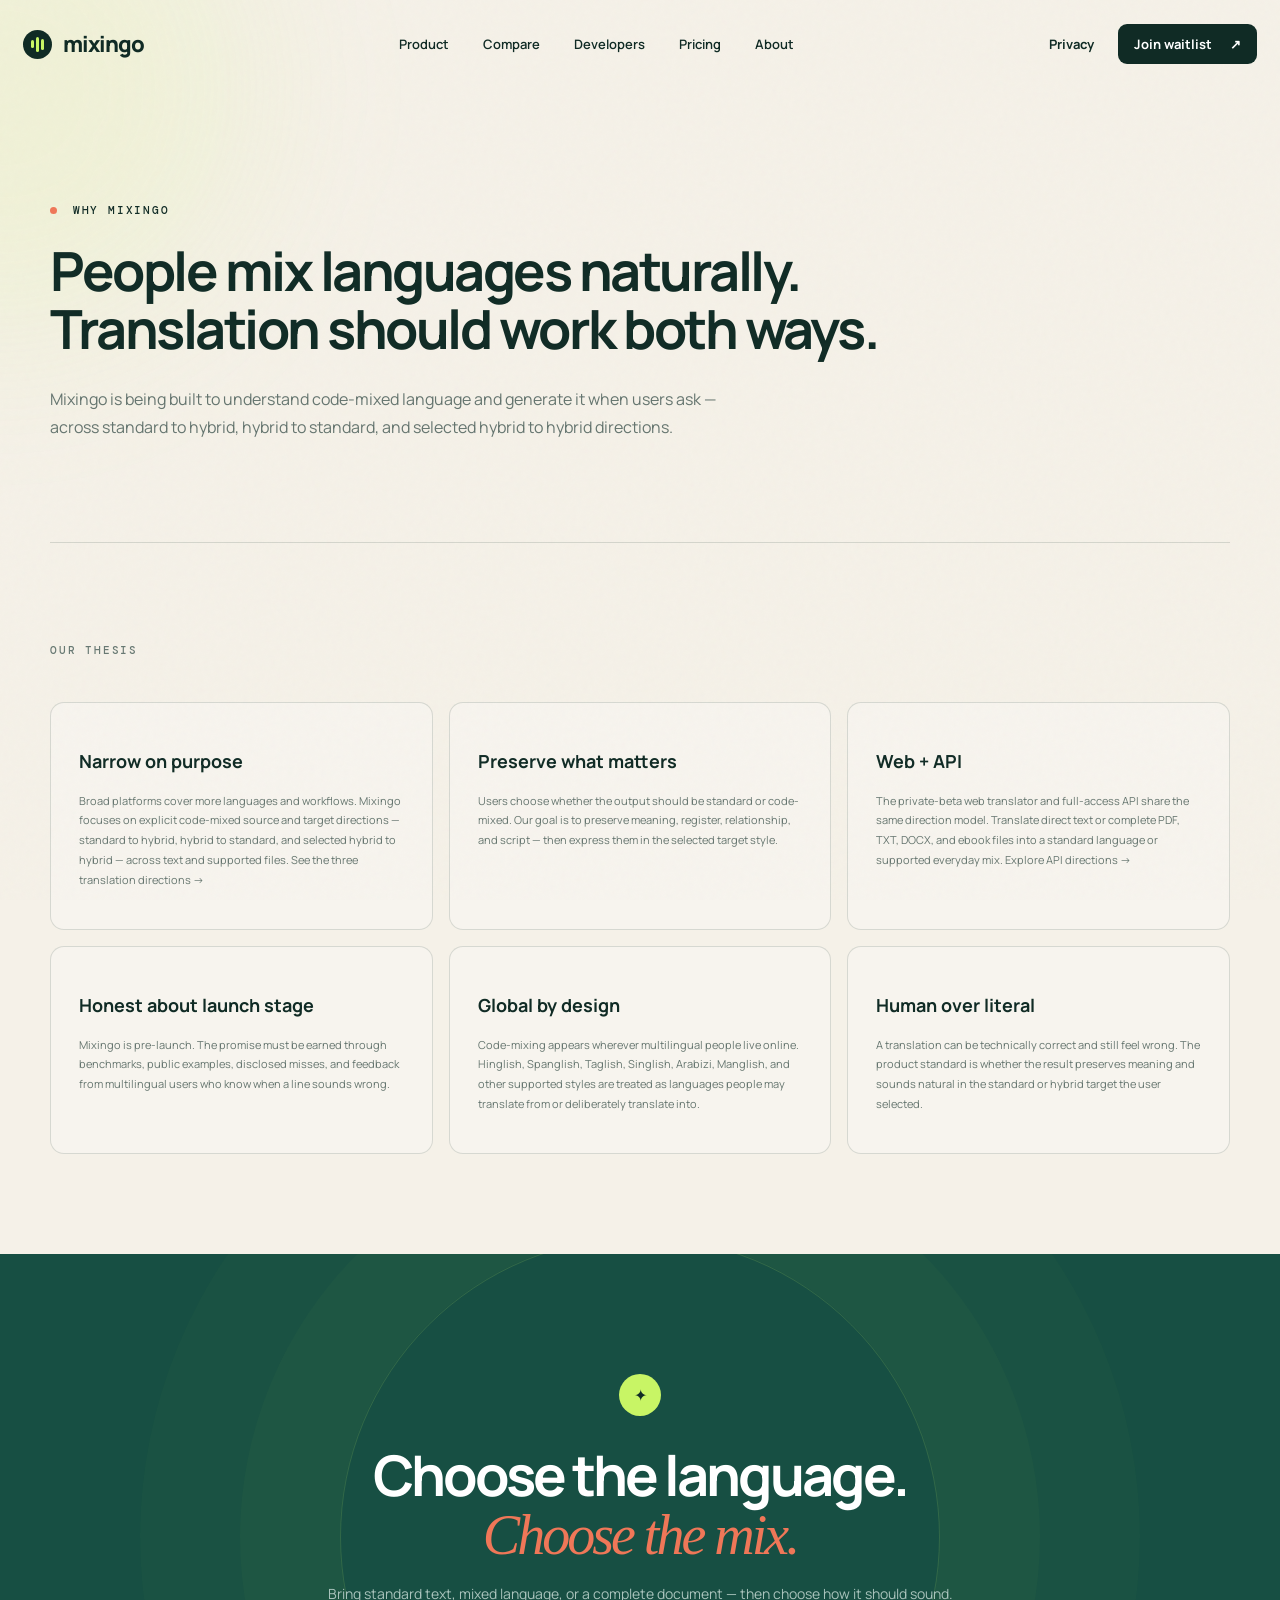
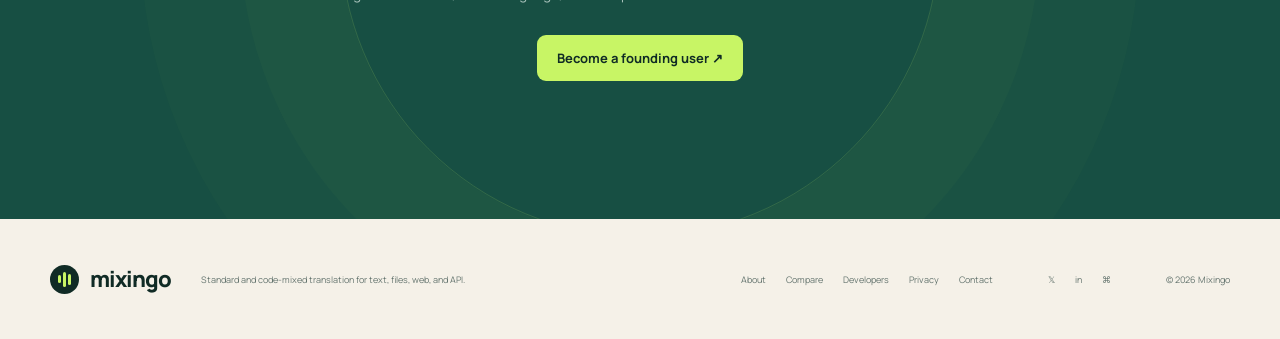
<file: about.html>
<!doctype html>
<html lang="en"><head><meta charset="UTF-8"><meta name="viewport" content="width=device-width,initial-scale=1"><meta name="description" content="Why Mixingo is building standard-to-Hinglish, code-mixed-to-standard, and selected hybrid-to-hybrid translation for text, files, web, and API."><meta name="robots" content="index, follow, max-image-preview:large"><link rel="canonical" href="https://www.mixingo.dev/about.html"><link rel="icon" href="/logo.svg" type="image/svg+xml"><meta property="og:title" content="About Mixingo — Translation that works both ways"><meta property="og:description" content="Mixingo treats Hinglish, Spanglish and other supported hybrid styles as both translation sources and targets."><meta property="og:url" content="https://www.mixingo.dev/about.html"><meta property="og:type" content="website"><meta property="og:site_name" content="Mixingo"><meta property="og:image" content="https://www.mixingo.dev/social-card.png"><meta property="og:image:alt" content="Mixingo — standard and code-mixed translation in every direction"><meta name="twitter:card" content="summary_large_image"><meta name="twitter:title" content="About Mixingo — Translation that works both ways"><meta name="twitter:description" content="Standard to hybrid, hybrid to standard, and selected hybrid-to-hybrid translation."><meta name="twitter:image" content="https://www.mixingo.dev/social-card.png"><title>About Mixingo | Standard and Code-Mixed Translation</title><link rel="preconnect" href="https://fonts.googleapis.com"><link rel="preconnect" href="https://fonts.gstatic.com" crossorigin><link href="https://fonts.googleapis.com/css2?family=DM+Mono:wght@400;500&family=Manrope:wght@400;500;600;700;800&display=swap" rel="stylesheet"><link rel="stylesheet" href="/src/style.css"><script type="application/ld+json">{"@context":"https://schema.org","@graph":[{"@type":"Organization","@id":"https://www.mixingo.dev/#organization","name":"Mixingo","url":"https://www.mixingo.dev/","logo":{"@type":"ImageObject","url":"https://www.mixingo.dev/logo.svg","width":512,"height":512},"email":"hello@mixingo.dev"},{"@type":"WebSite","@id":"https://www.mixingo.dev/#website","name":"Mixingo","url":"https://www.mixingo.dev/","publisher":{"@id":"https://www.mixingo.dev/#organization"}},{"@type":"AboutPage","@id":"https://www.mixingo.dev/about.html#webpage","url":"https://www.mixingo.dev/about.html","name":"About Mixingo | Standard and Code-Mixed Translation","description":"Why Mixingo treats supported code-mixed styles as both translation sources and targets.","isPartOf":{"@id":"https://www.mixingo.dev/#website"},"about":{"@id":"https://www.mixingo.dev/#organization"},"publisher":{"@id":"https://www.mixingo.dev/#organization"},"breadcrumb":{"@id":"https://www.mixingo.dev/about.html#breadcrumb"},"inLanguage":"en"},{"@type":"BreadcrumbList","@id":"https://www.mixingo.dev/about.html#breadcrumb","itemListElement":[{"@type":"ListItem","position":1,"name":"Home","item":"https://www.mixingo.dev/"},{"@type":"ListItem","position":2,"name":"About","item":"https://www.mixingo.dev/about.html"}]}]}</script></head><body><div class="noise"></div><div class="cursor-glow"></div><nav class="nav shell"><a class="brand" href="index.html"><span class="brand-mark"><i></i><i></i><i></i></span>mixingo</a><div class="nav-links"><a href="index.html#product">Product</a><a href="compare.html">Compare</a><a href="developers.html">Developers</a><a href="index.html#pricing">Pricing</a><a href="about.html">About</a></div><div class="nav-actions"><a class="text-link" href="privacy.html">Privacy</a><a class="button small" href="index.html#waitlist">Join waitlist <span>↗</span></a></div><button class="menu" aria-label="Open navigation" aria-expanded="false" aria-controls="mobileNav"><span></span><span></span></button><div class="mobile-nav" id="mobileNav"><a href="index.html">Home</a><a href="compare.html">Compare</a><a href="developers.html">Developers</a><a href="index.html#pricing">Pricing</a><a href="about.html">About</a><a href="privacy.html">Privacy</a><a class="button" href="index.html#waitlist">Join waitlist ↗</a></div></nav><main><section class="page-hero shell"><div class="eyebrow"><span></span> WHY MIXINGO</div><h1>People mix languages naturally.<br>Translation should work both ways.</h1><p>Mixingo is being built to understand code-mixed language and generate it when users ask — across standard to hybrid, hybrid to standard, and selected hybrid to hybrid directions.</p></section><section class="page-section shell"><div class="section-label">OUR THESIS</div><div class="page-grid"><article class="page-card"><h3>Narrow on purpose</h3><p>Broad platforms cover more languages and workflows. Mixingo focuses on explicit code-mixed source and target directions — standard to hybrid, hybrid to standard, and selected hybrid to hybrid — across text and supported files. <a href="index.html#directions">See the three translation directions →</a></p></article><article class="page-card"><h3>Preserve what matters</h3><p>Users choose whether the output should be standard or code-mixed. Our goal is to preserve meaning, register, relationship, and script — then express them in the selected target style.</p></article><article class="page-card"><h3>Web + API</h3><p>The private-beta web translator and full-access API share the same direction model. Translate direct text or complete PDF, TXT, DOCX, and ebook files into a standard language or supported everyday mix. <a href="developers.html#translation-directions">Explore API directions →</a></p></article><article class="page-card"><h3>Honest about launch stage</h3><p>Mixingo is pre-launch. The promise must be earned through benchmarks, public examples, disclosed misses, and feedback from multilingual users who know when a line sounds wrong.</p></article><article class="page-card"><h3>Global by design</h3><p>Code-mixing appears wherever multilingual people live online. Hinglish, Spanglish, Taglish, Singlish, Arabizi, Manglish, and other supported styles are treated as languages people may translate from or deliberately translate into.</p></article><article class="page-card"><h3>Human over literal</h3><p>A translation can be technically correct and still feel wrong. The product standard is whether the result preserves meaning and sounds natural in the standard or hybrid target the user selected.</p></article></div></section><section class="final-cta"><div class="cta-orb"></div><div class="shell"><span class="mini-mark">✦</span><h2>Choose the language.<br><em>Choose the mix.</em></h2><p>Bring standard text, mixed language, or a complete document — then choose how it should sound.</p><a class="button light" href="index.html#waitlist">Become a founding user ↗</a></div></section></main><footer class="footer shell"><a class="brand" href="index.html"><span class="brand-mark"><i></i><i></i><i></i></span>mixingo</a><p>Standard and code-mixed translation for text, files, web, and API.</p><div><a href="about.html">About</a><a href="compare.html">Compare</a><a href="developers.html">Developers</a><a href="privacy.html">Privacy</a><a href="mailto:hello@mixingo.dev">Contact</a></div><div class="socials"><a aria-label="Mixingo on X" href="https://x.com/mixingoapp">𝕏</a><a aria-label="Mixingo on LinkedIn" href="https://www.linkedin.com/company/mixingo">in</a><a aria-label="Mixingo on GitHub" href="https://github.com/mixingo">⌘</a></div><span>© 2026 Mixingo</span></footer><script type="module" src="/src/main.js"></script></body></html>
</file>
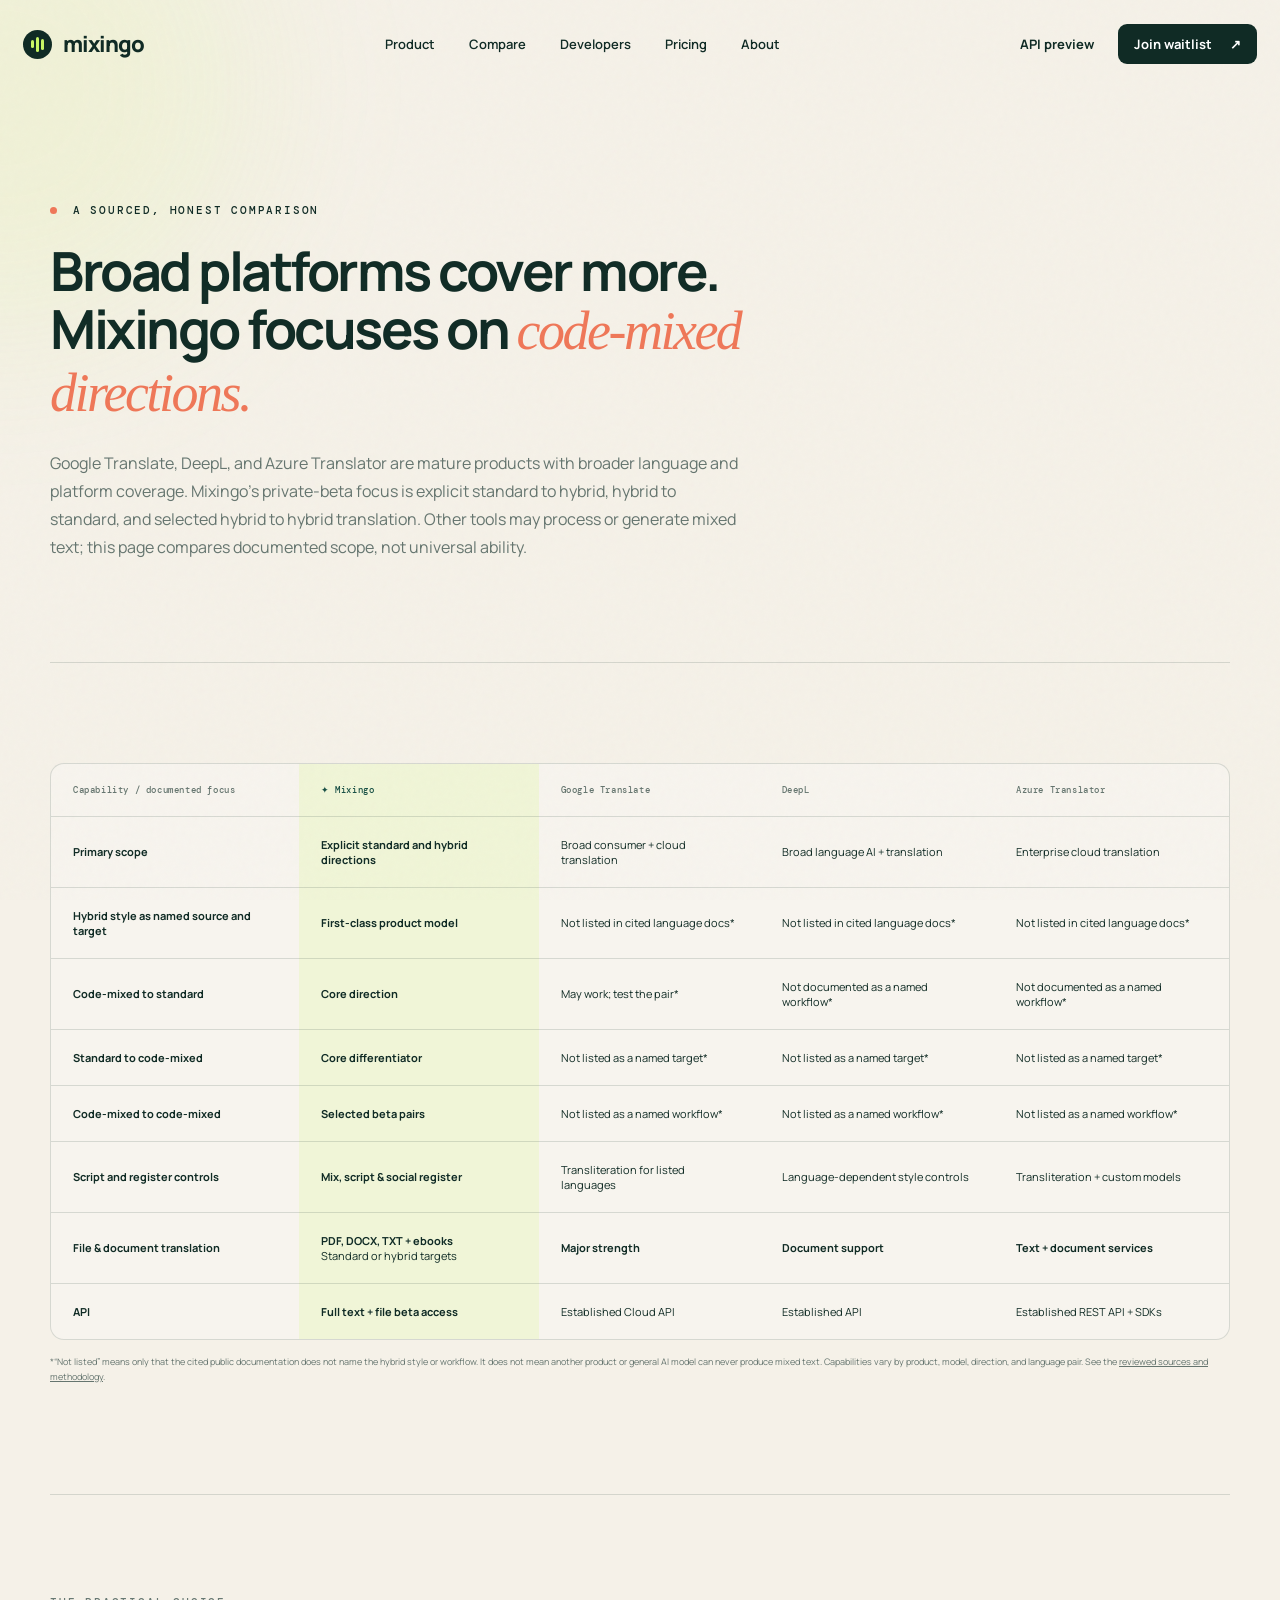
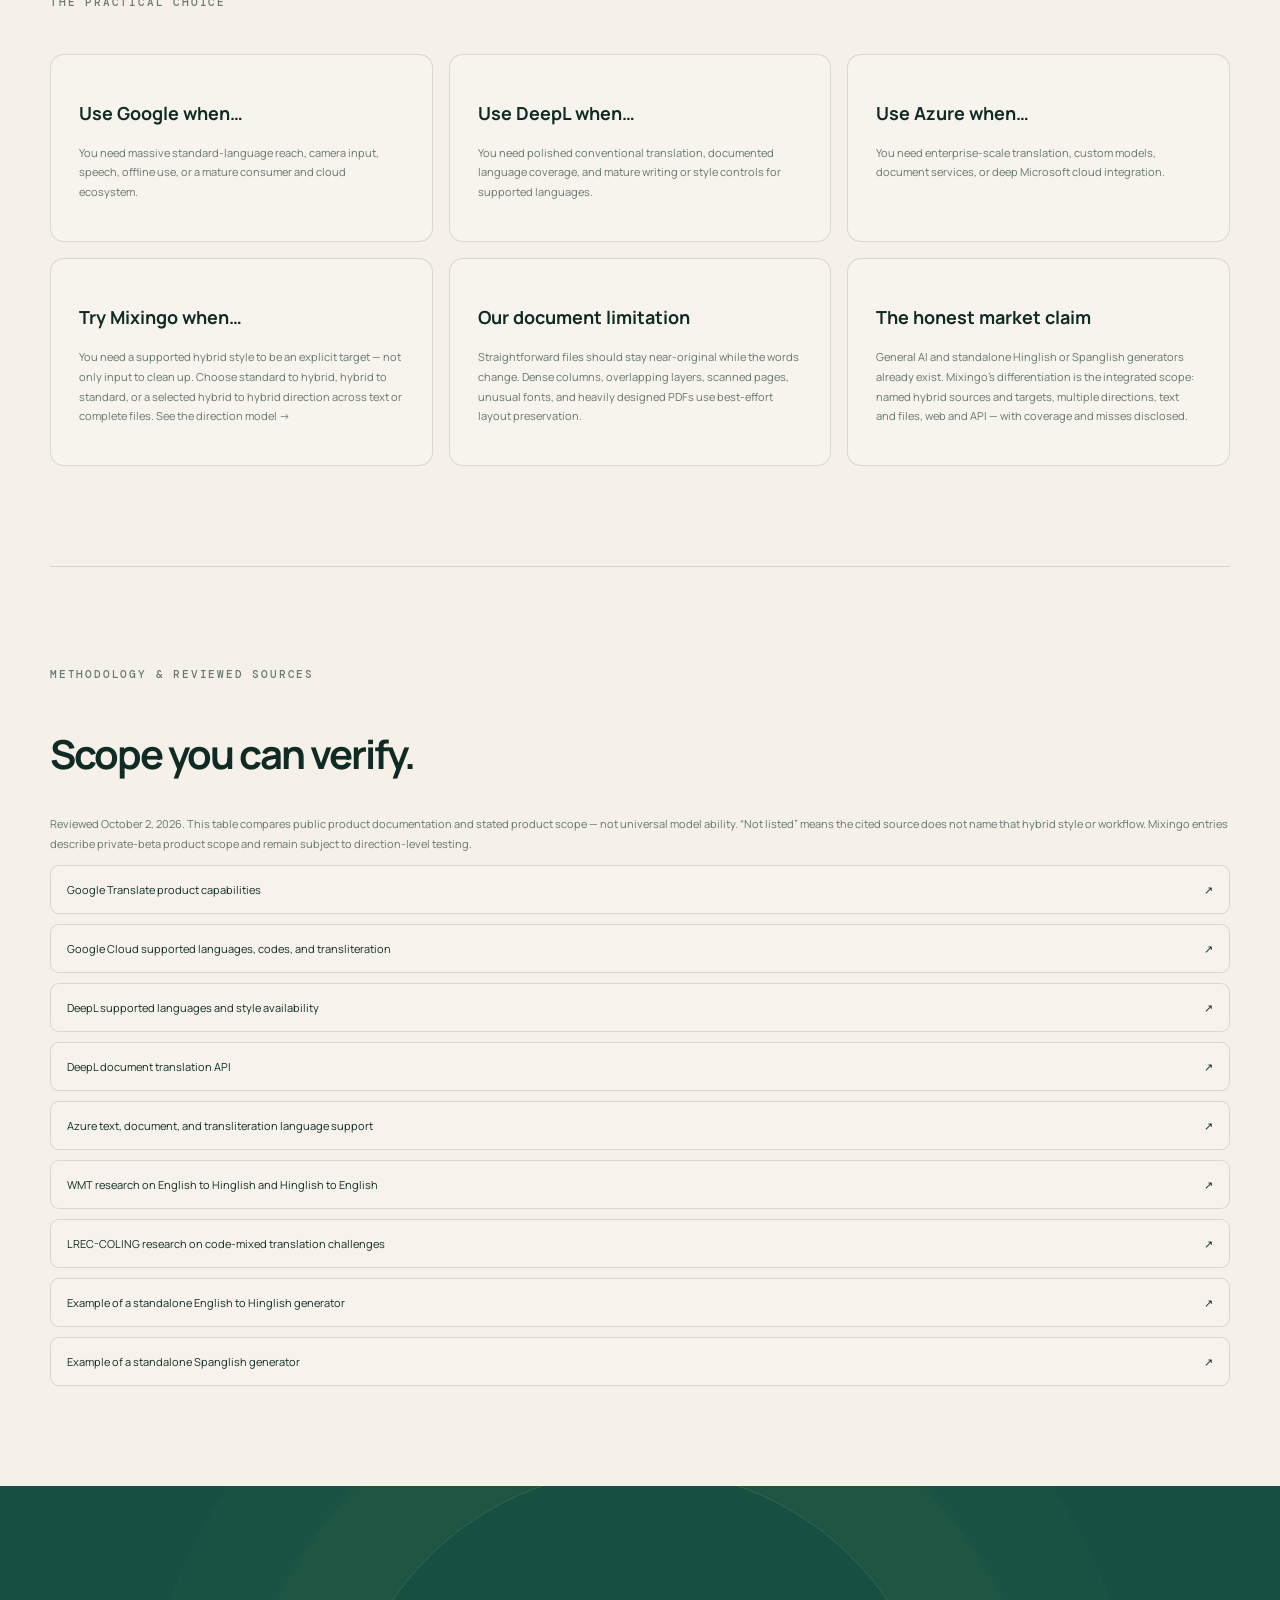
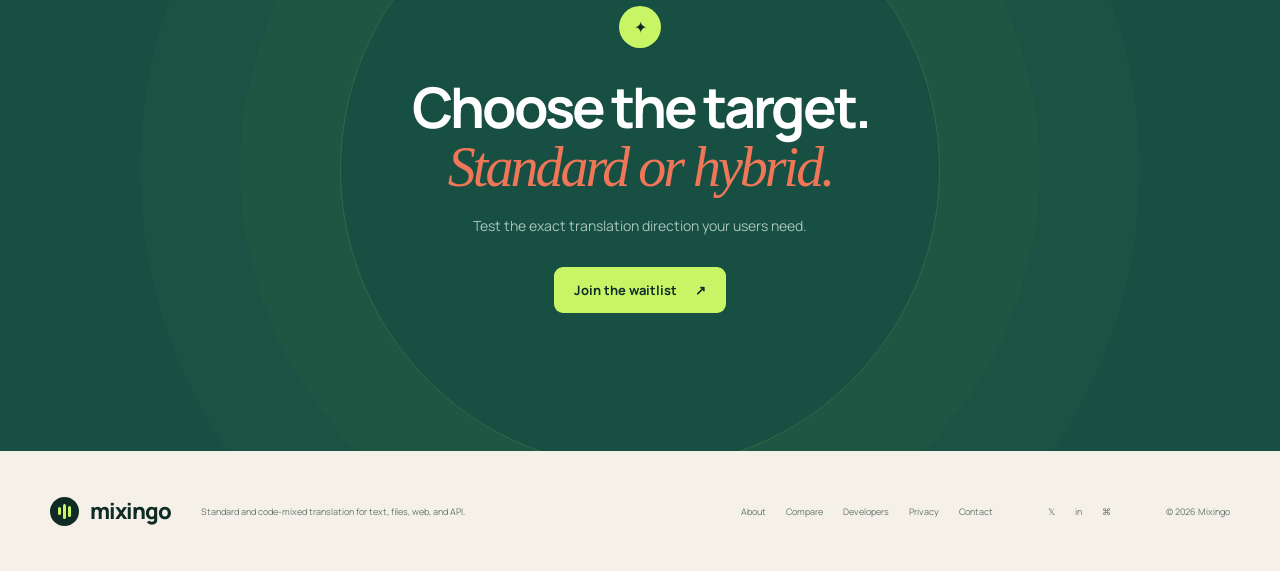
<file: compare.html>
<!doctype html><html lang="en"><head><meta charset="UTF-8"><meta name="viewport" content="width=device-width,initial-scale=1"><meta name="description" content="Compare Mixingo, Google Translate, DeepL, and Azure across standard-to-hybrid, hybrid-to-standard, hybrid-to-hybrid, API, and document translation."><meta name="robots" content="index, follow, max-image-preview:large"><link rel="canonical" href="https://www.mixingo.dev/compare.html"><link rel="icon" href="/logo.svg" type="image/svg+xml"><meta property="og:title" content="Mixingo vs Google Translate, DeepL &amp; Azure — Code-Mixed Scope"><meta property="og:description" content="Compare documented scope for standard and hybrid translation, selected hybrid-to-hybrid directions, APIs and complete files."><meta property="og:url" content="https://www.mixingo.dev/compare.html"><meta property="og:type" content="website"><meta property="og:site_name" content="Mixingo"><meta property="og:image" content="https://www.mixingo.dev/social-card.png"><meta property="og:image:alt" content="Mixingo — standard and code-mixed translation in every direction"><meta name="twitter:card" content="summary_large_image"><meta name="twitter:title" content="Mixingo vs broad translators — Code-mixed scope"><meta name="twitter:description" content="An honest comparison of standard-to-hybrid, hybrid-to-standard, hybrid-to-hybrid and document workflows."><meta name="twitter:image" content="https://www.mixingo.dev/social-card.png"><title>Mixingo vs Google, DeepL &amp; Azure | Code-Mixed Translation</title><link rel="preconnect" href="https://fonts.googleapis.com"><link rel="preconnect" href="https://fonts.gstatic.com" crossorigin><link href="https://fonts.googleapis.com/css2?family=DM+Mono:wght@400;500&family=Manrope:wght@400;500;600;700;800&display=swap" rel="stylesheet"><link rel="stylesheet" href="/src/style.css"><script type="application/ld+json">{"@context":"https://schema.org","@graph":[{"@type":"Organization","@id":"https://www.mixingo.dev/#organization","name":"Mixingo","url":"https://www.mixingo.dev/","logo":{"@type":"ImageObject","url":"https://www.mixingo.dev/logo.svg","width":512,"height":512},"email":"hello@mixingo.dev"},{"@type":"WebSite","@id":"https://www.mixingo.dev/#website","name":"Mixingo","url":"https://www.mixingo.dev/","publisher":{"@id":"https://www.mixingo.dev/#organization"}},{"@type":"WebPage","@id":"https://www.mixingo.dev/compare.html#webpage","url":"https://www.mixingo.dev/compare.html","name":"Mixingo vs Google, DeepL & Azure | Code-Mixed Translation","description":"A sourced comparison of documented translation scope for standard and code-mixed directions, APIs, and files.","isPartOf":{"@id":"https://www.mixingo.dev/#website"},"about":{"@id":"https://www.mixingo.dev/#software"},"publisher":{"@id":"https://www.mixingo.dev/#organization"},"breadcrumb":{"@id":"https://www.mixingo.dev/compare.html#breadcrumb"},"dateModified":"2026-10-02","inLanguage":"en"},{"@type":"BreadcrumbList","@id":"https://www.mixingo.dev/compare.html#breadcrumb","itemListElement":[{"@type":"ListItem","position":1,"name":"Home","item":"https://www.mixingo.dev/"},{"@type":"ListItem","position":2,"name":"Compare","item":"https://www.mixingo.dev/compare.html"}]}]}</script></head><body><div class="noise"></div><div class="cursor-glow"></div>
<nav class="nav shell"><a class="brand" href="index.html"><span class="brand-mark"><i></i><i></i><i></i></span>mixingo</a><div class="nav-links"><a href="index.html#product">Product</a><a href="compare.html">Compare</a><a href="developers.html">Developers</a><a href="index.html#pricing">Pricing</a><a href="about.html">About</a></div><div class="nav-actions"><a class="text-link" href="developers.html">API preview</a><a class="button small" href="index.html#waitlist">Join waitlist <span>↗</span></a></div><button class="menu" aria-label="Open navigation" aria-expanded="false" aria-controls="mobileNav"><span></span><span></span></button><div class="mobile-nav" id="mobileNav"><a href="index.html">Home</a><a href="compare.html">Compare</a><a href="developers.html">Developers</a><a href="about.html">About</a><a href="privacy.html">Privacy</a><a class="button" href="index.html#waitlist">Join waitlist ↗</a></div></nav>
<main><section class="page-hero shell"><div class="eyebrow"><span></span> A SOURCED, HONEST COMPARISON</div><h1>Broad platforms cover more.<br>Mixingo focuses on <em>code-mixed directions.</em></h1><p>Google Translate, DeepL, and Azure Translator are mature products with broader language and platform coverage. Mixingo's private-beta focus is explicit standard to hybrid, hybrid to standard, and selected hybrid to hybrid translation. Other tools may process or generate mixed text; this page compares documented scope, not universal ability.</p></section>
<section class="page-section shell" id="scope"><div class="comparison-table" role="region" aria-label="Translation product scope comparison" tabindex="0"><table><thead><tr><th>Capability / documented focus</th><th class="mixingo-col">✦ Mixingo</th><th>Google Translate</th><th>DeepL</th><th>Azure Translator</th></tr></thead><tbody><tr><td>Primary scope</td><td class="mixingo-col"><b>Explicit standard and hybrid directions</b></td><td>Broad consumer + cloud translation</td><td>Broad language AI + translation</td><td>Enterprise cloud translation</td></tr><tr><td>Hybrid style as named source and target</td><td class="mixingo-col"><b>First-class product model</b></td><td>Not listed in cited language docs*</td><td>Not listed in cited language docs*</td><td>Not listed in cited language docs*</td></tr><tr><td>Code-mixed to standard</td><td class="mixingo-col"><b>Core direction</b></td><td>May work; test the pair*</td><td>Not documented as a named workflow*</td><td>Not documented as a named workflow*</td></tr><tr><td>Standard to code-mixed</td><td class="mixingo-col"><b>Core differentiator</b></td><td>Not listed as a named target*</td><td>Not listed as a named target*</td><td>Not listed as a named target*</td></tr><tr><td>Code-mixed to code-mixed</td><td class="mixingo-col"><b>Selected beta pairs</b></td><td>Not listed as a named workflow*</td><td>Not listed as a named workflow*</td><td>Not listed as a named workflow*</td></tr><tr><td>Script and register controls</td><td class="mixingo-col"><b>Mix, script &amp; social register</b></td><td>Transliteration for listed languages</td><td>Language-dependent style controls</td><td>Transliteration + custom models</td></tr><tr><td>File &amp; document translation</td><td class="mixingo-col"><b>PDF, DOCX, TXT + ebooks</b><br>Standard or hybrid targets</td><td><b>Major strength</b></td><td><b>Document support</b></td><td><b>Text + document services</b></td></tr><tr><td>API</td><td class="mixingo-col"><b>Full text + file beta access</b></td><td>Established Cloud API</td><td>Established API</td><td>Established REST API + SDKs</td></tr></tbody></table></div><p class="comparison-note">*“Not listed” means only that the cited public documentation does not name the hybrid style or workflow. It does not mean another product or general AI model can never produce mixed text. Capabilities vary by product, model, direction, and language pair. See the <a href="#sources">reviewed sources and methodology</a>.</p></section>
<section class="page-section shell"><div class="section-label">THE PRACTICAL CHOICE</div><div class="page-grid"><article class="page-card"><h3>Use Google when…</h3><p>You need massive standard-language reach, camera input, speech, offline use, or a mature consumer and cloud ecosystem.</p></article><article class="page-card"><h3>Use DeepL when…</h3><p>You need polished conventional translation, documented language coverage, and mature writing or style controls for supported languages.</p></article><article class="page-card"><h3>Use Azure when…</h3><p>You need enterprise-scale translation, custom models, document services, or deep Microsoft cloud integration.</p></article><article class="page-card"><h3>Try Mixingo when…</h3><p>You need a supported hybrid style to be an explicit target — not only input to clean up. Choose standard to hybrid, hybrid to standard, or a selected hybrid to hybrid direction across text or complete files. <a href="index.html#directions">See the direction model →</a></p></article><article class="page-card"><h3>Our document limitation</h3><p>Straightforward files should stay near-original while the words change. Dense columns, overlapping layers, scanned pages, unusual fonts, and heavily designed PDFs use best-effort layout preservation.</p></article><article class="page-card"><h3>The honest market claim</h3><p>General AI and standalone Hinglish or Spanglish generators already exist. Mixingo's differentiation is the integrated scope: named hybrid sources and targets, multiple directions, text and files, web and API — with coverage and misses disclosed.</p></article></div></section>
<section class="page-section shell" id="sources"><div class="section-label">METHODOLOGY &amp; REVIEWED SOURCES</div><h2>Scope you can verify.</h2><p class="page-copy">Reviewed October 2, 2026. This table compares public product documentation and stated product scope — not universal model ability. “Not listed” means the cited source does not name that hybrid style or workflow. Mixingo entries describe private-beta product scope and remain subject to direction-level testing.</p><div class="source-list"><a href="https://translate.google.com/about/" target="_blank" rel="noopener noreferrer">Google Translate product capabilities <span>↗</span></a><a href="https://docs.cloud.google.com/translate/docs/languages" target="_blank" rel="noopener noreferrer">Google Cloud supported languages, codes, and transliteration <span>↗</span></a><a href="https://developers.deepl.com/docs/getting-started/supported-languages" target="_blank" rel="noopener noreferrer">DeepL supported languages and style availability <span>↗</span></a><a href="https://developers.deepl.com/api-reference/document" target="_blank" rel="noopener noreferrer">DeepL document translation API <span>↗</span></a><a href="https://learn.microsoft.com/azure/cognitive-services/translator/language-support" target="_blank" rel="noopener noreferrer">Azure text, document, and transliteration language support <span>↗</span></a><a href="https://arxiv.org/abs/2210.12215" target="_blank" rel="noopener noreferrer">WMT research on English to Hinglish and Hinglish to English <span>↗</span></a><a href="https://arxiv.org/abs/2403.16771" target="_blank" rel="noopener noreferrer">LREC-COLING research on code-mixed translation challenges <span>↗</span></a><a href="https://englishtohinglish.com/" target="_blank" rel="noopener noreferrer">Example of a standalone English to Hinglish generator <span>↗</span></a><a href="https://musely.ai/tools/spanglish-translator" target="_blank" rel="noopener noreferrer">Example of a standalone Spanglish generator <span>↗</span></a></div></section>
<section class="final-cta"><div class="cta-orb"></div><div class="shell"><span class="mini-mark">✦</span><h2>Choose the target.<br><em>Standard or hybrid.</em></h2><p>Test the exact translation direction your users need.</p><a class="button light" href="index.html#waitlist">Join the waitlist <span>↗</span></a></div></section></main><footer class="footer shell"><a class="brand" href="index.html"><span class="brand-mark"><i></i><i></i><i></i></span>mixingo</a><p>Standard and code-mixed translation for text, files, web, and API.</p><div><a href="about.html">About</a><a href="compare.html">Compare</a><a href="developers.html">Developers</a><a href="privacy.html">Privacy</a><a href="mailto:hello@mixingo.dev">Contact</a></div><div class="socials"><a aria-label="Mixingo on X" href="https://x.com/mixingoapp">𝕏</a><a aria-label="Mixingo on LinkedIn" href="https://www.linkedin.com/company/mixingo">in</a><a aria-label="Mixingo on GitHub" href="https://github.com/mixingo">⌘</a></div><span>© 2026 Mixingo</span></footer><script type="module" src="/src/main.js"></script></body></html>
</file>
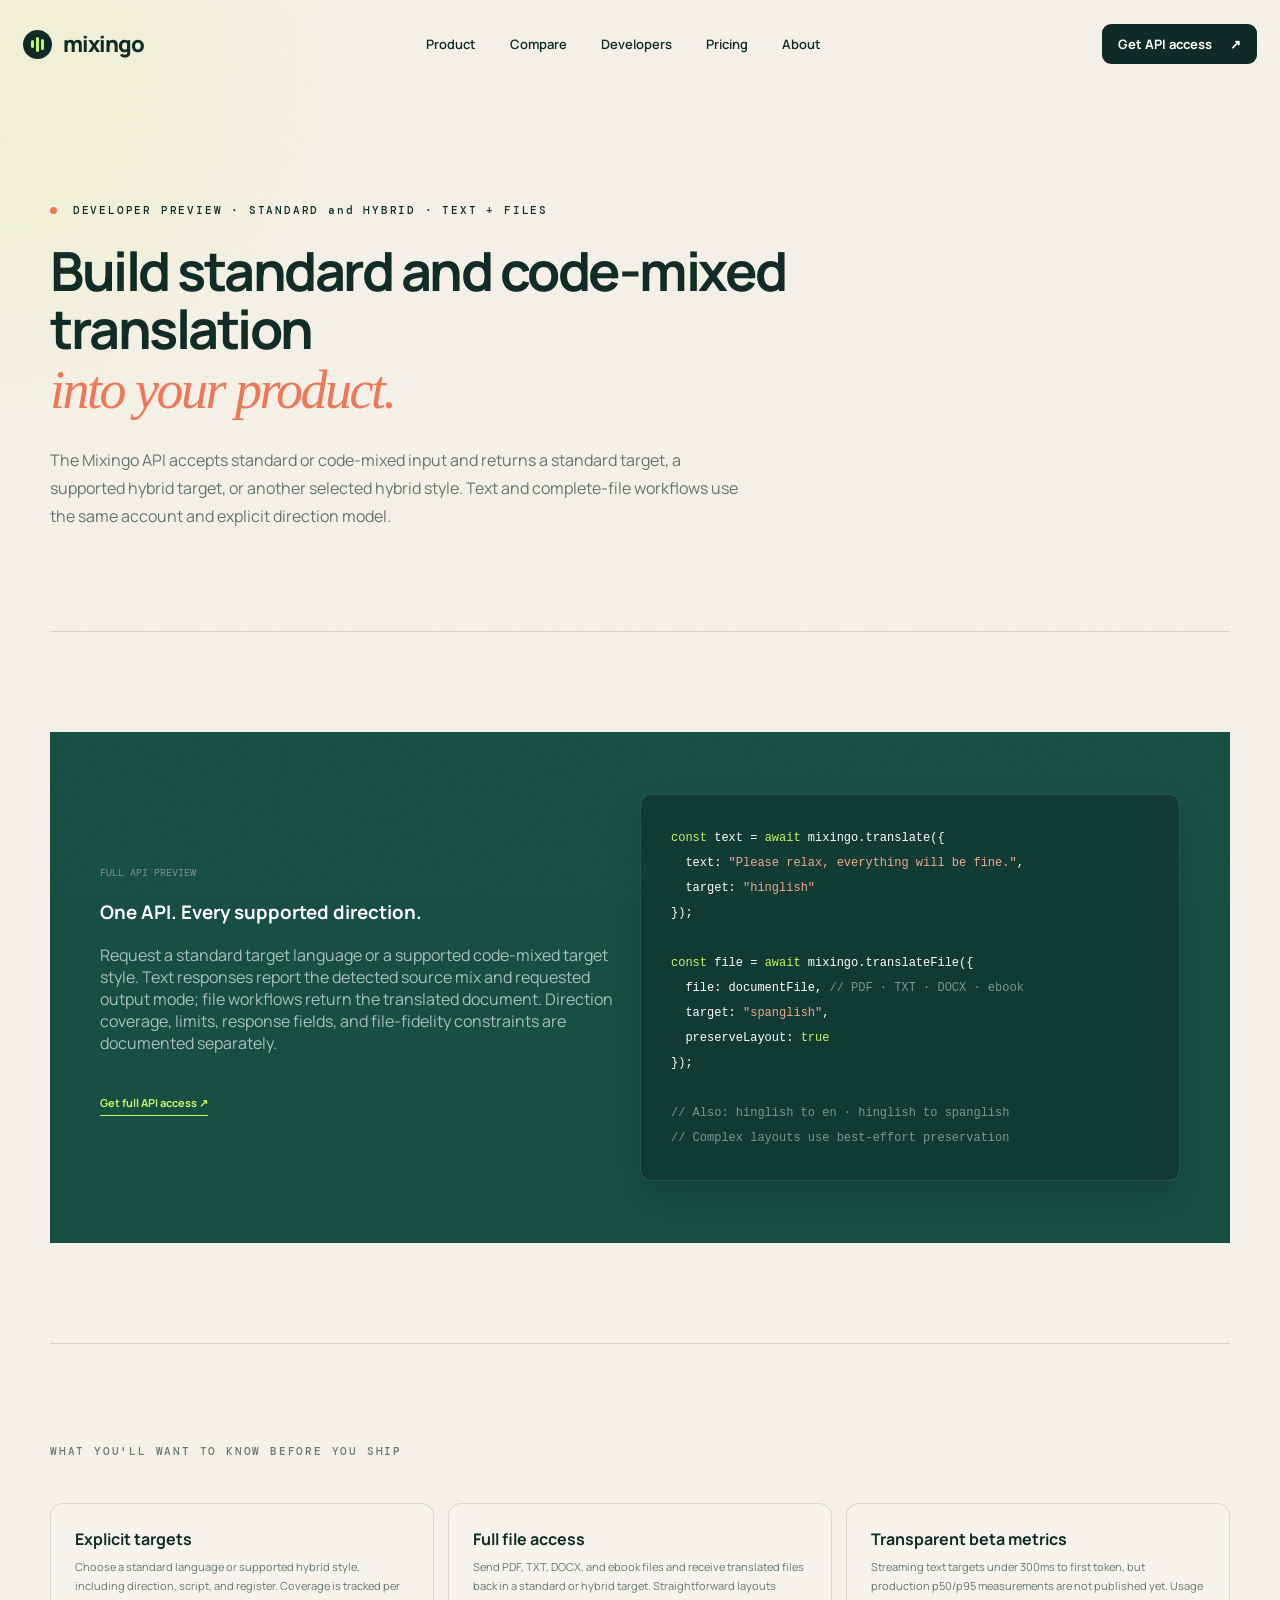
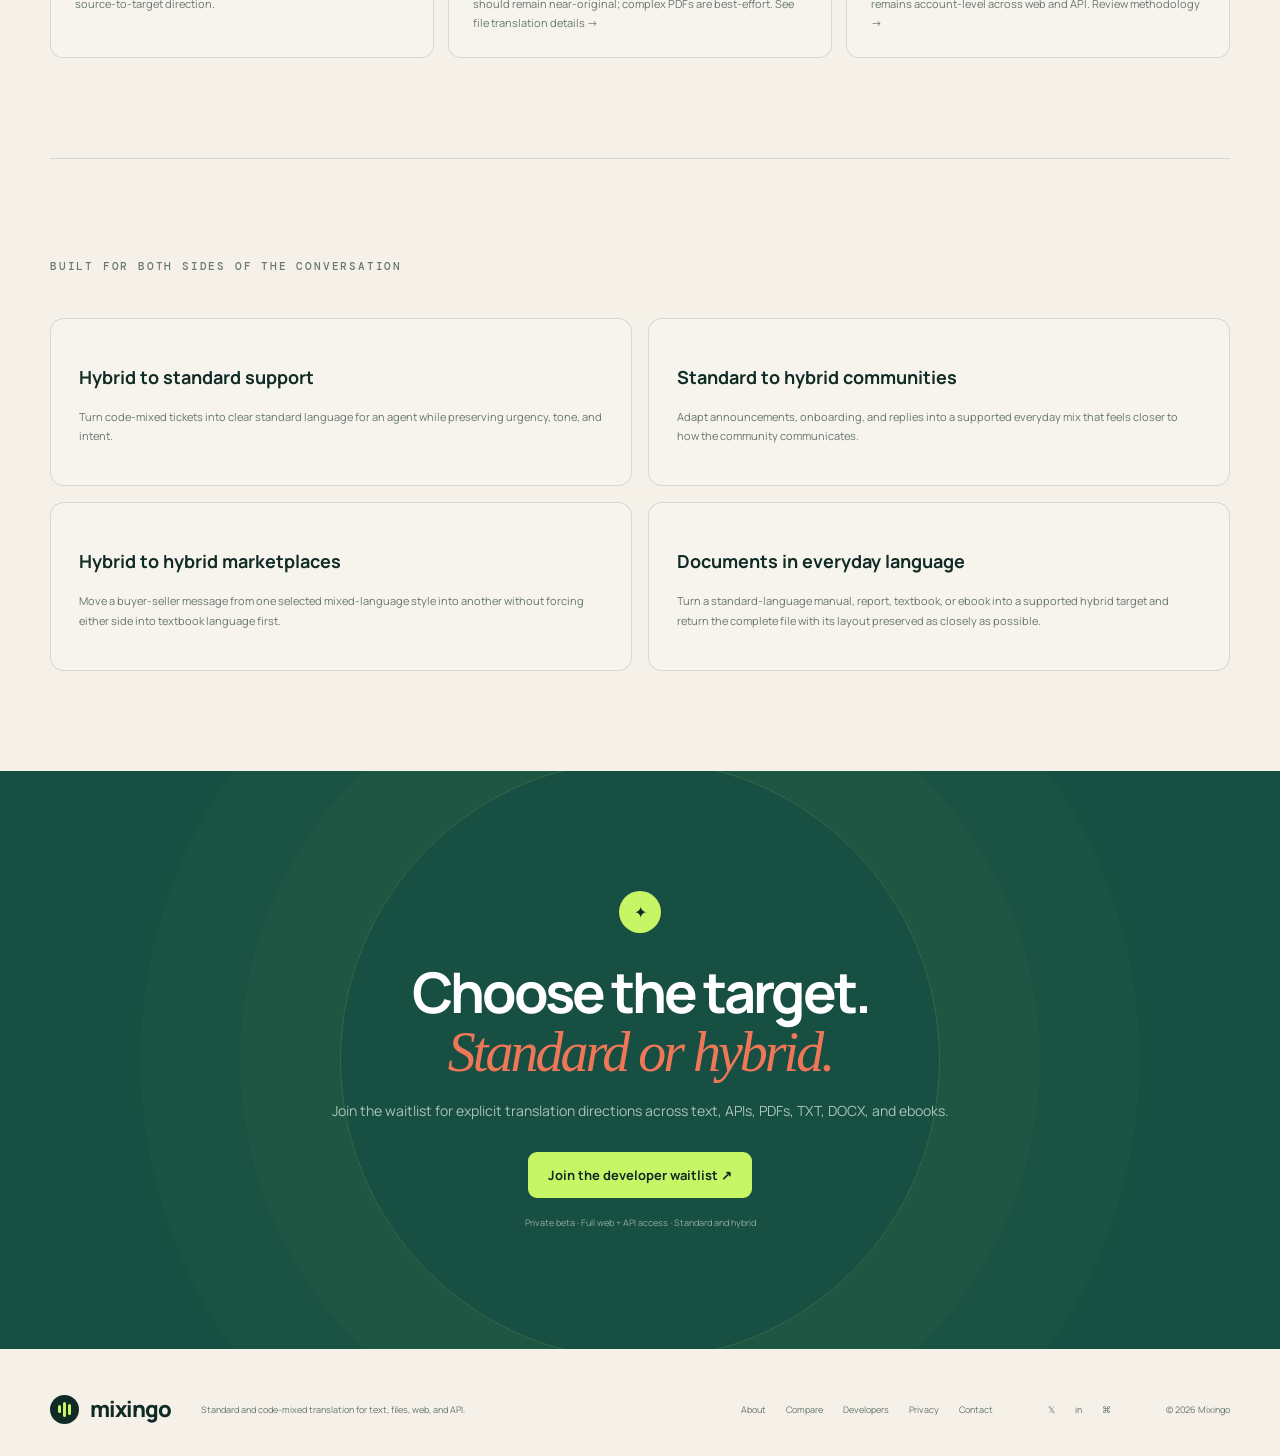
<file: developers.html>
<!doctype html><html lang="en"><head><meta charset="UTF-8"><meta name="viewport" content="width=device-width,initial-scale=1"><meta name="description" content="Build standard-to-Hinglish, code-mixed-to-standard, selected hybrid-to-hybrid, and layout-aware file translation into your product with the Mixingo API."><meta name="robots" content="index, follow, max-image-preview:large"><link rel="canonical" href="https://www.mixingo.dev/developers.html"><link rel="icon" href="/logo.svg" type="image/svg+xml"><meta property="og:title" content="Mixingo API — Standard and code-mixed text and files"><meta property="og:description" content="Choose a standard or supported hybrid target for text, PDF, TXT, DOCX, and ebook translation through one API."><meta property="og:url" content="https://www.mixingo.dev/developers.html"><meta property="og:type" content="website"><meta property="og:site_name" content="Mixingo"><meta property="og:image" content="https://www.mixingo.dev/social-card.png"><meta property="og:image:alt" content="Mixingo — standard and code-mixed translation in every direction"><meta name="twitter:card" content="summary_large_image"><meta name="twitter:title" content="Mixingo API — Standard and code-mixed translation"><meta name="twitter:description" content="Explicit hybrid source and target directions for text and complete files."><meta name="twitter:image" content="https://www.mixingo.dev/social-card.png"><title>Code-Mixed Translation API for Text &amp; Files | Mixingo</title><link rel="preconnect" href="https://fonts.googleapis.com"><link rel="preconnect" href="https://fonts.gstatic.com" crossorigin><link href="https://fonts.googleapis.com/css2?family=DM+Mono:wght@400;500&family=Manrope:wght@400;500;600;700;800&display=swap" rel="stylesheet"><link rel="stylesheet" href="/src/style.css"><script type="application/ld+json">{"@context":"https://schema.org","@graph":[{"@type":"Organization","@id":"https://www.mixingo.dev/#organization","name":"Mixingo","url":"https://www.mixingo.dev/","logo":{"@type":"ImageObject","url":"https://www.mixingo.dev/logo.svg","width":512,"height":512},"email":"hello@mixingo.dev"},{"@type":"WebSite","@id":"https://www.mixingo.dev/#website","name":"Mixingo","url":"https://www.mixingo.dev/","publisher":{"@id":"https://www.mixingo.dev/#organization"}},{"@type":"WebPage","@id":"https://www.mixingo.dev/developers.html#webpage","url":"https://www.mixingo.dev/developers.html","name":"Code-Mixed Translation API for Text & Files | Mixingo","description":"Developer preview for explicit standard and code-mixed translation directions across text and supported files.","isPartOf":{"@id":"https://www.mixingo.dev/#website"},"about":{"@id":"https://www.mixingo.dev/#software"},"publisher":{"@id":"https://www.mixingo.dev/#organization"},"breadcrumb":{"@id":"https://www.mixingo.dev/developers.html#breadcrumb"},"inLanguage":"en"},{"@type":"BreadcrumbList","@id":"https://www.mixingo.dev/developers.html#breadcrumb","itemListElement":[{"@type":"ListItem","position":1,"name":"Home","item":"https://www.mixingo.dev/"},{"@type":"ListItem","position":2,"name":"Developers","item":"https://www.mixingo.dev/developers.html"}]}]}</script></head><body><div class="noise"></div><div class="cursor-glow"></div><nav class="nav shell"><a class="brand" href="index.html"><span class="brand-mark"><i></i><i></i><i></i></span>mixingo</a><div class="nav-links"><a href="index.html#product">Product</a><a href="compare.html">Compare</a><a href="developers.html">Developers</a><a href="index.html#pricing">Pricing</a><a href="about.html">About</a></div><div class="nav-actions"><a class="button small" href="index.html#waitlist">Get API access <span>↗</span></a></div><button class="menu" aria-label="Open navigation" aria-expanded="false" aria-controls="mobileNav"><span></span><span></span></button><div class="mobile-nav" id="mobileNav"><a href="index.html">Home</a><a href="compare.html">Compare</a><a href="developers.html">Developers</a><a href="about.html">About</a><a href="privacy.html">Privacy</a><a class="button" href="index.html#waitlist">Join waitlist ↗</a></div></nav><main><section class="page-hero shell" id="translation-directions"><div class="eyebrow"><span></span> DEVELOPER PREVIEW · STANDARD and HYBRID · TEXT + FILES</div><h1>Build standard and code-mixed translation<br><em>into your product.</em></h1><p>The Mixingo API accepts standard or code-mixed input and returns a standard target, a supported hybrid target, or another selected hybrid style. Text and complete-file workflows use the same account and explicit direction model.</p></section>
<section class="page-section shell"><div class="feature-wide"><div><span class="num">FULL API PREVIEW</span><h3>One API. Every supported direction.</h3><p>Request a standard target language or a supported code-mixed target style. Text responses report the detected source mix and requested output mode; file workflows return the translated document. Direction coverage, limits, response fields, and file-fidelity constraints are documented separately.</p><a href="index.html#waitlist">Get full API access ↗</a></div><pre><code><span>const</span> text = <span>await</span> mixingo.translate({
  text: <i>"Please relax, everything will be fine."</i>,
  target: <i>"hinglish"</i>
});

<span>const</span> file = <span>await</span> mixingo.translateFile({
  file: documentFile, <span class="comment">// PDF · TXT · DOCX · ebook</span>
  target: <i>"spanglish"</i>,
  preserveLayout: <span>true</span>
});

<span class="comment">// Also: hinglish to en · hinglish to spanglish</span>
<span class="comment">// Complex layouts use best-effort preservation</span></code></pre></div></section><section class="page-section shell"><div class="section-label">WHAT YOU'LL WANT TO KNOW BEFORE YOU SHIP</div><div class="dev-proof-grid"><article><b>Explicit targets</b><span>Choose a standard language or supported hybrid style, including direction, script, and register. Coverage is tracked per source-to-target direction.</span></article><article><b>Full file access</b><span>Send PDF, TXT, DOCX, and ebook files and receive translated files back in a standard or hybrid target. Straightforward layouts should remain near-original; complex PDFs are best-effort. <a href="index.html#documents">See file translation details →</a></span></article><article><b>Transparent beta metrics</b><span>Streaming text targets under 300ms to first token, but production p50/p95 measurements are not published yet. Usage remains account-level across web and API. <a href="compare.html#sources">Review methodology →</a></span></article></div></section><section class="page-section shell"><div class="section-label">BUILT FOR BOTH SIDES OF THE CONVERSATION</div><div class="page-grid api-use-grid"><article class="page-card"><h3>Hybrid to standard support</h3><p>Turn code-mixed tickets into clear standard language for an agent while preserving urgency, tone, and intent.</p></article><article class="page-card"><h3>Standard to hybrid communities</h3><p>Adapt announcements, onboarding, and replies into a supported everyday mix that feels closer to how the community communicates.</p></article><article class="page-card"><h3>Hybrid to hybrid marketplaces</h3><p>Move a buyer-seller message from one selected mixed-language style into another without forcing either side into textbook language first.</p></article><article class="page-card"><h3>Documents in everyday language</h3><p>Turn a standard-language manual, report, textbook, or ebook into a supported hybrid target and return the complete file with its layout preserved as closely as possible.</p></article></div></section><section class="final-cta"><div class="cta-orb"></div><div class="shell"><span class="mini-mark">✦</span><h2>Choose the target.<br><em>Standard or hybrid.</em></h2><p>Join the waitlist for explicit translation directions across text, APIs, PDFs, TXT, DOCX, and ebooks.</p><a class="button light" href="index.html#waitlist">Join the developer waitlist ↗</a><small>Private beta · Full web + API access · Standard and hybrid</small></div></section></main><footer class="footer shell"><a class="brand" href="index.html"><span class="brand-mark"><i></i><i></i><i></i></span>mixingo</a><p>Standard and code-mixed translation for text, files, web, and API.</p><div><a href="about.html">About</a><a href="compare.html">Compare</a><a href="developers.html">Developers</a><a href="privacy.html">Privacy</a><a href="mailto:hello@mixingo.dev">Contact</a></div><div class="socials"><a aria-label="Mixingo on X" href="https://x.com/mixingoapp">𝕏</a><a aria-label="Mixingo on LinkedIn" href="https://www.linkedin.com/company/mixingo">in</a><a aria-label="Mixingo on GitHub" href="https://github.com/mixingo">⌘</a></div><span>© 2026 Mixingo</span></footer><script type="module" src="/src/main.js"></script></body></html>
</file>
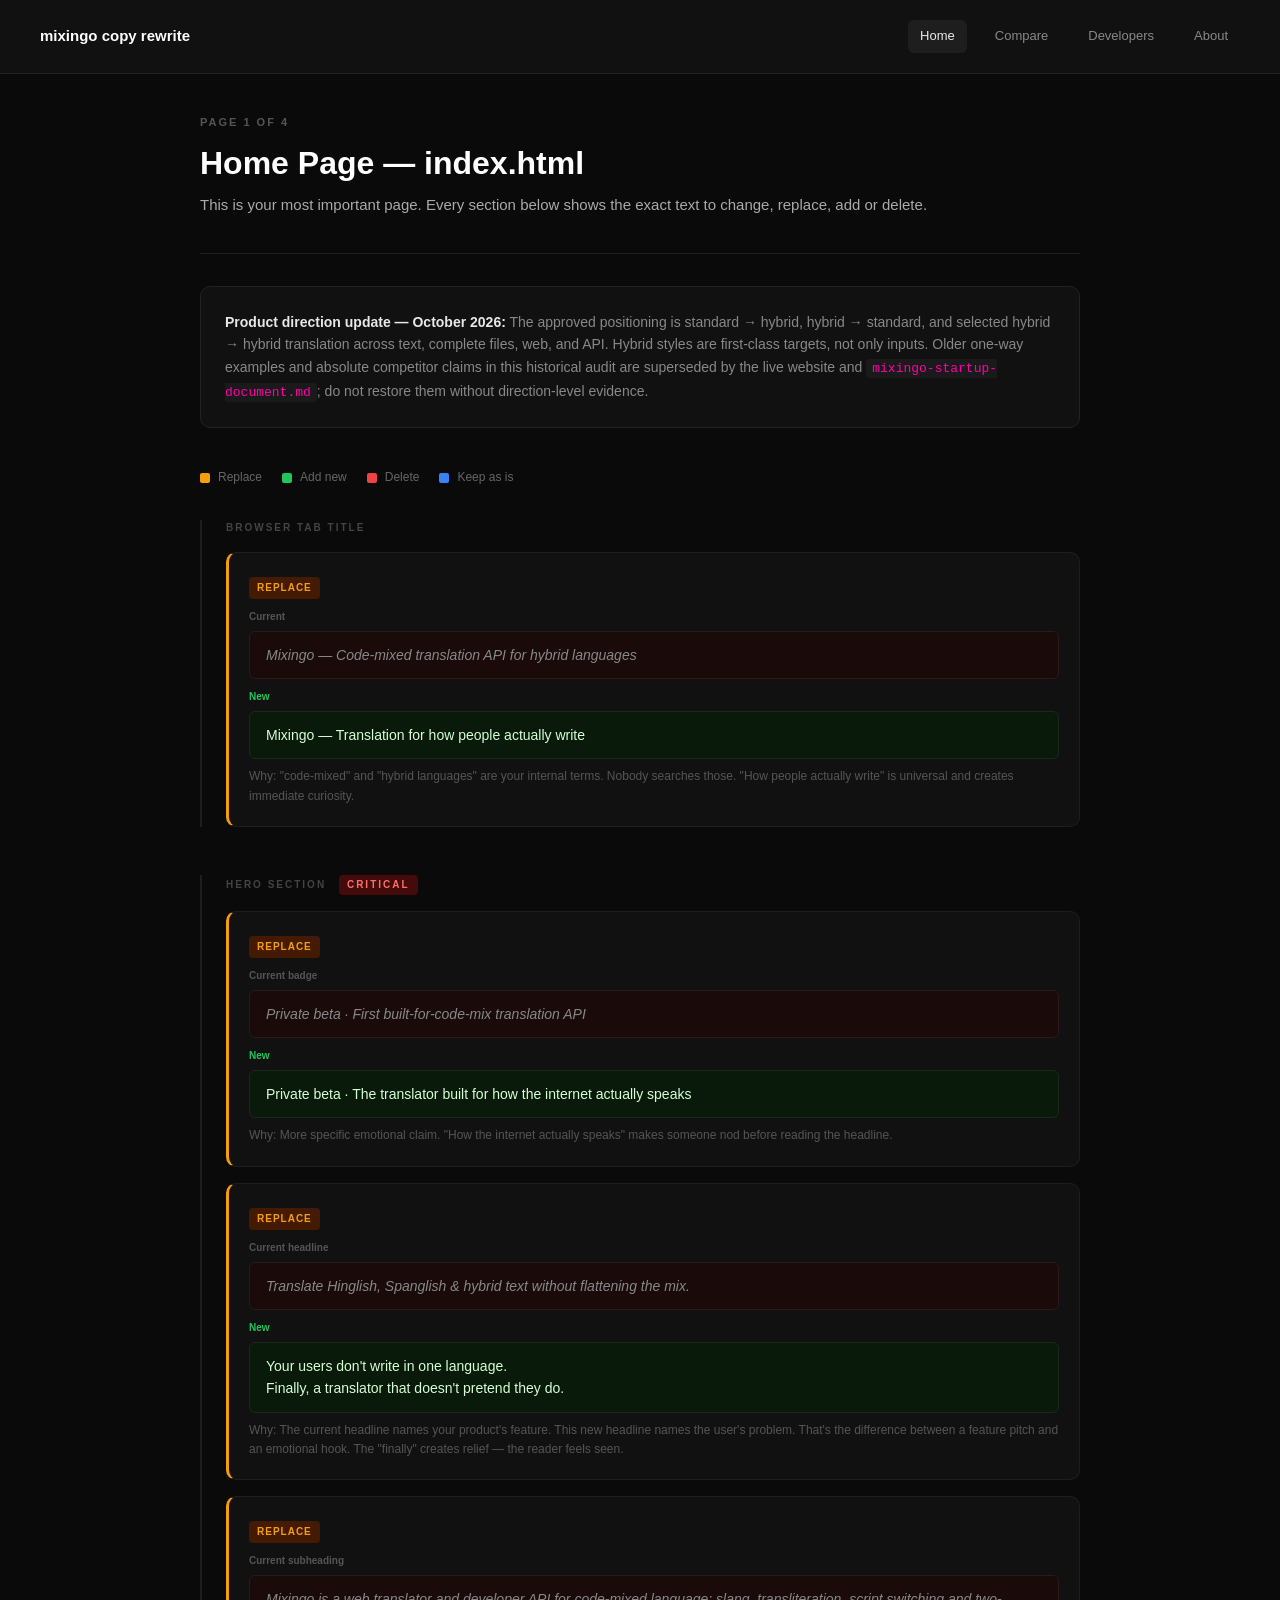
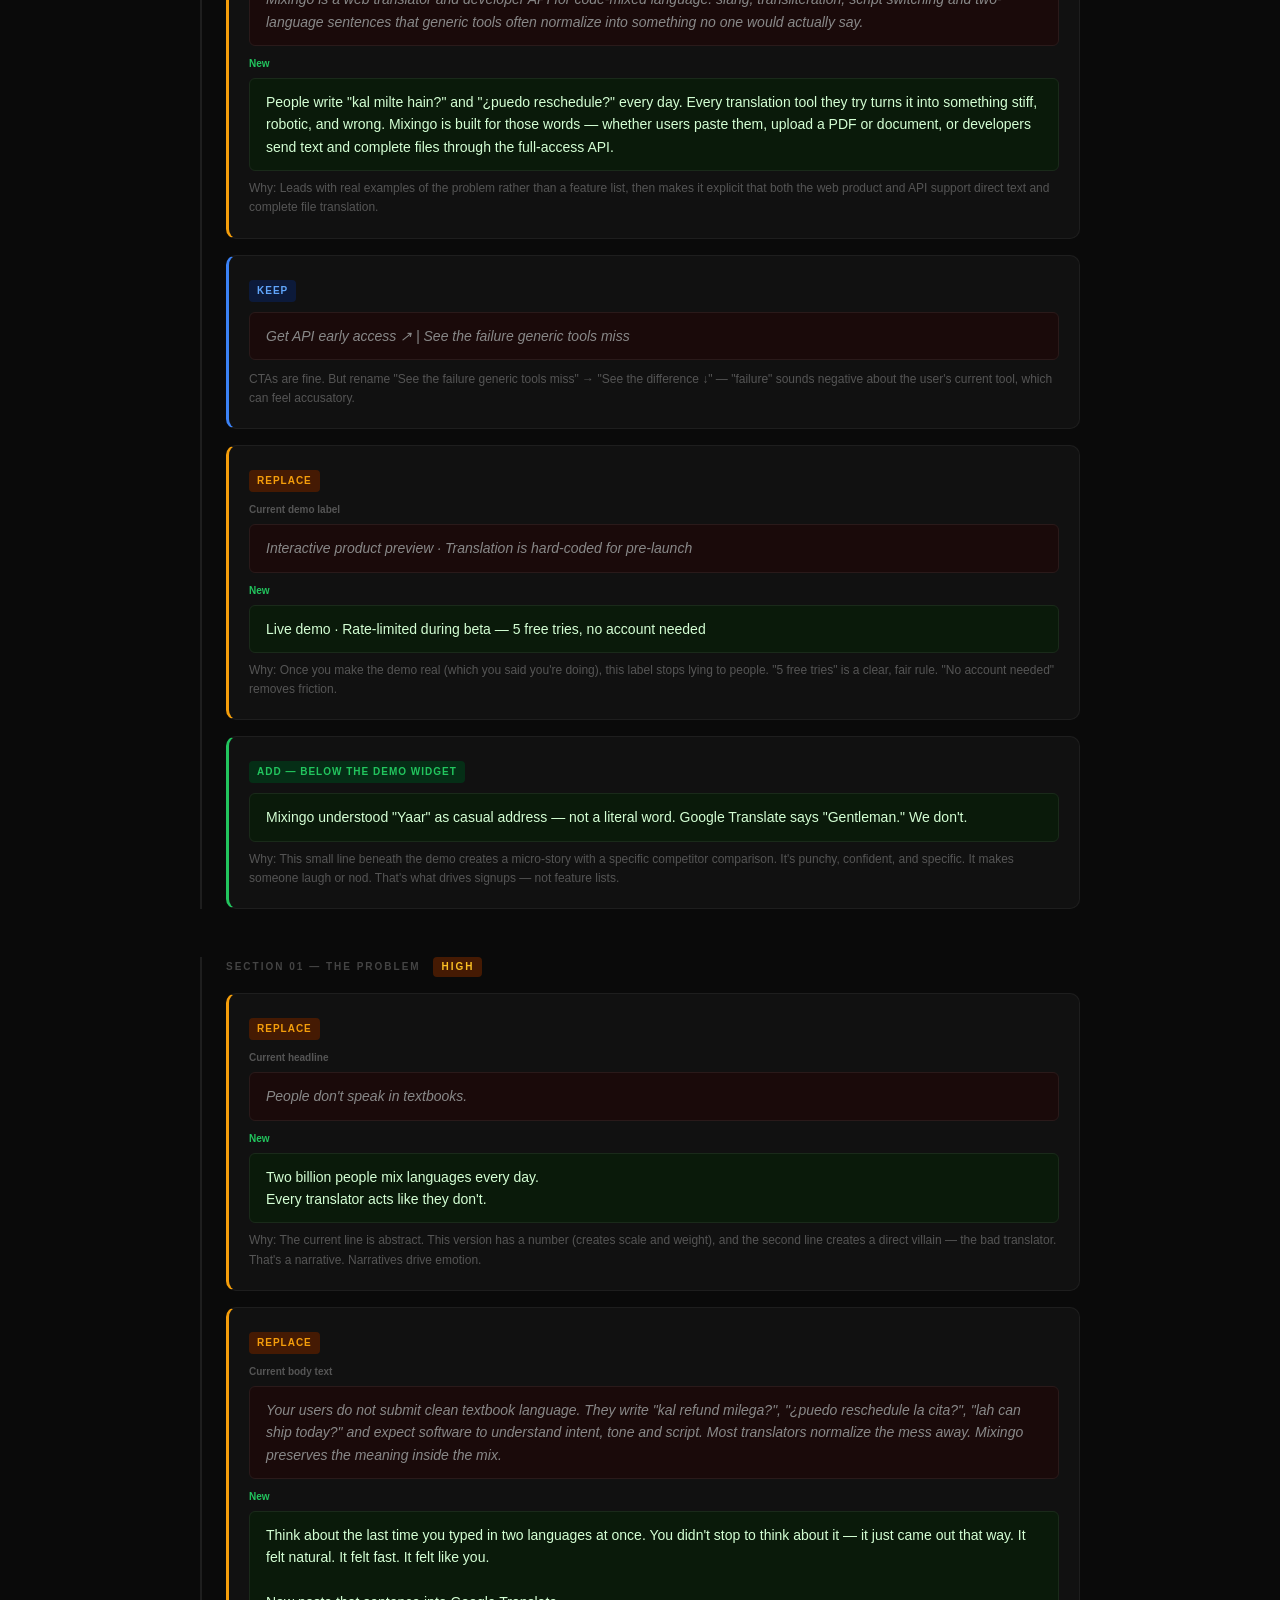
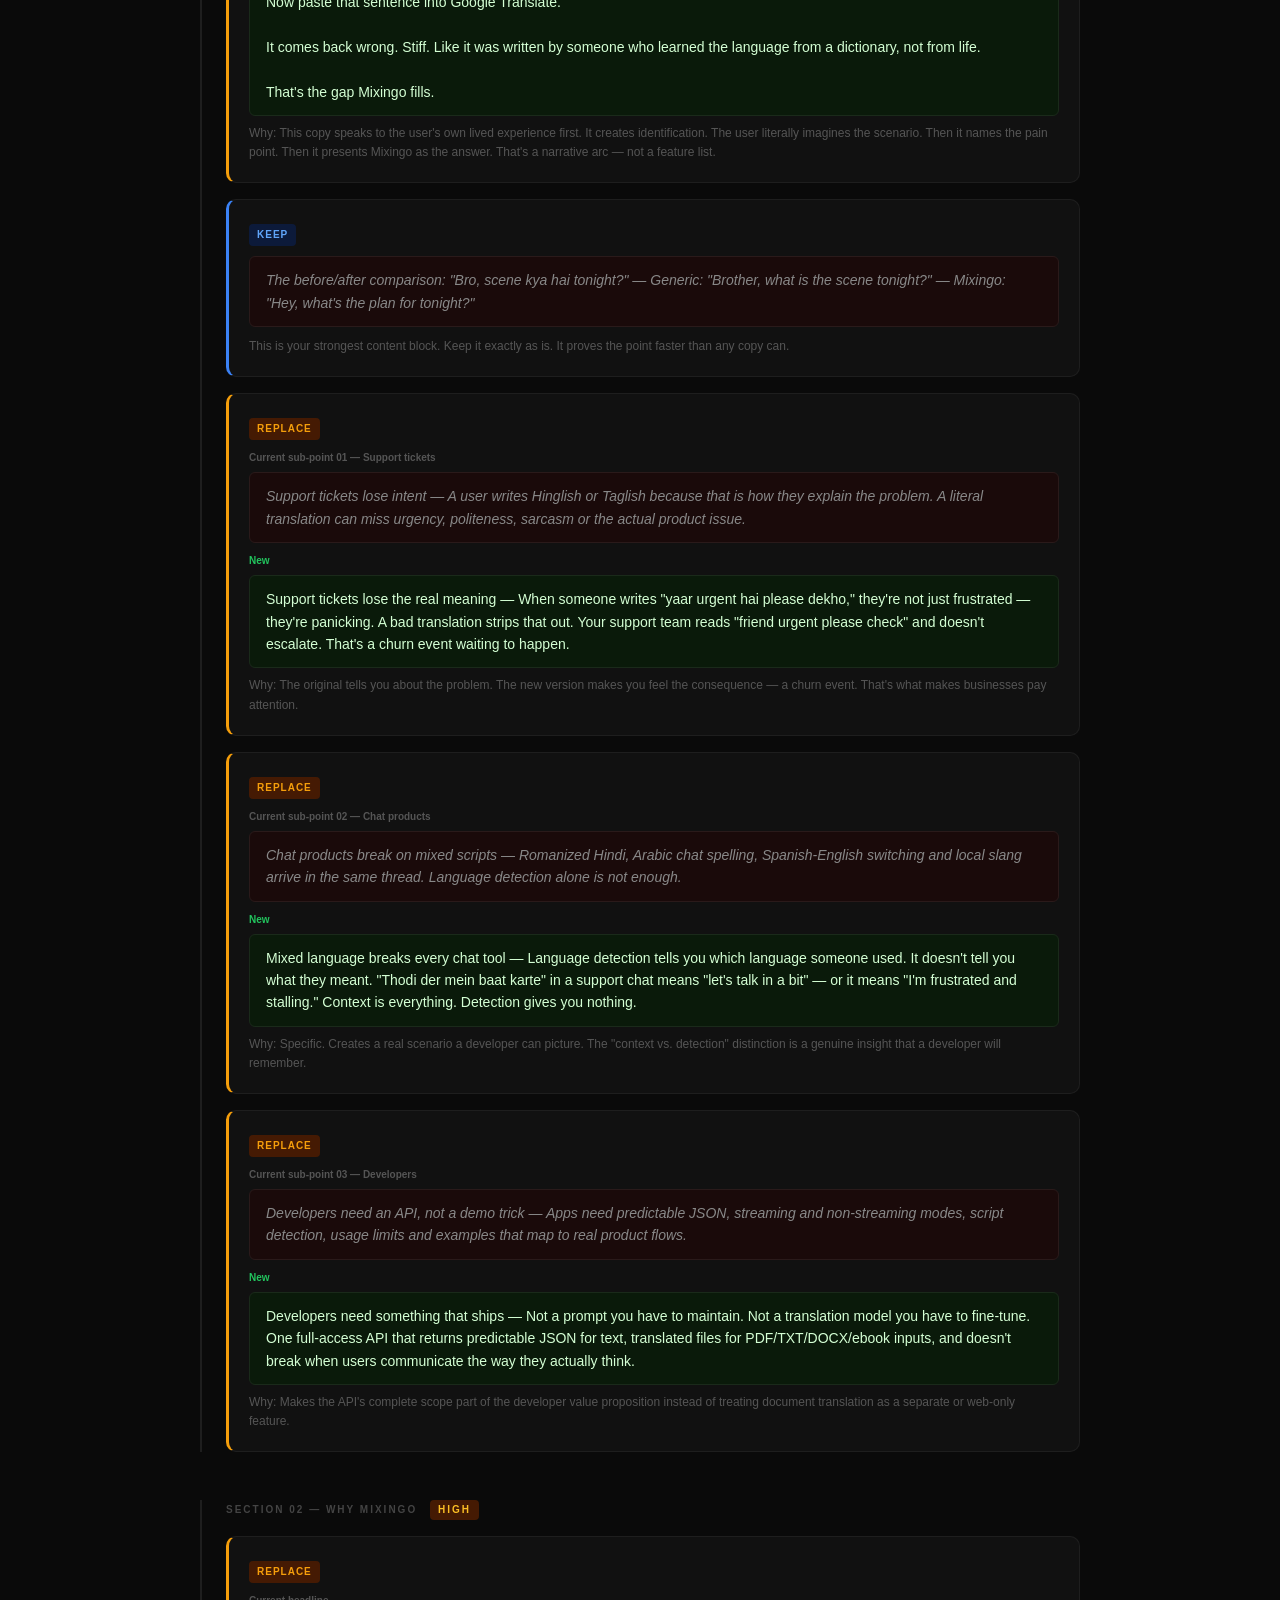
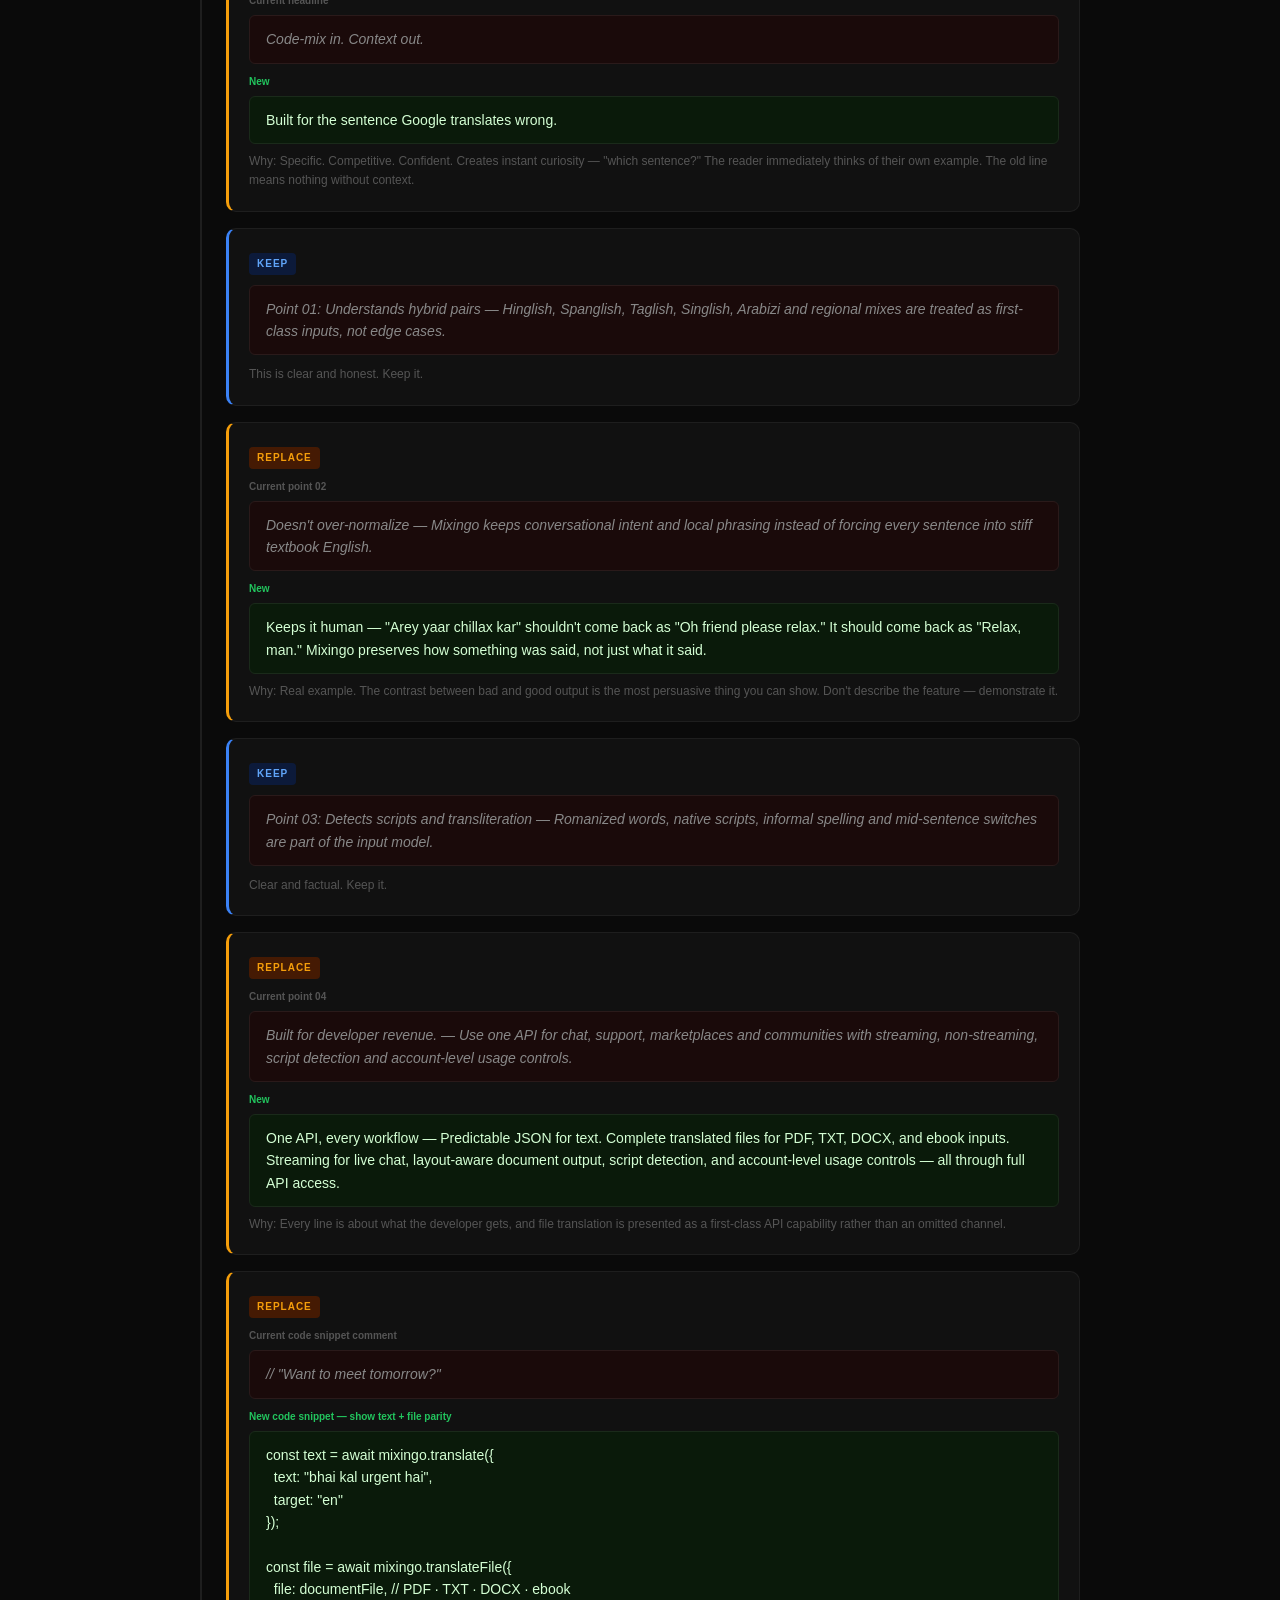
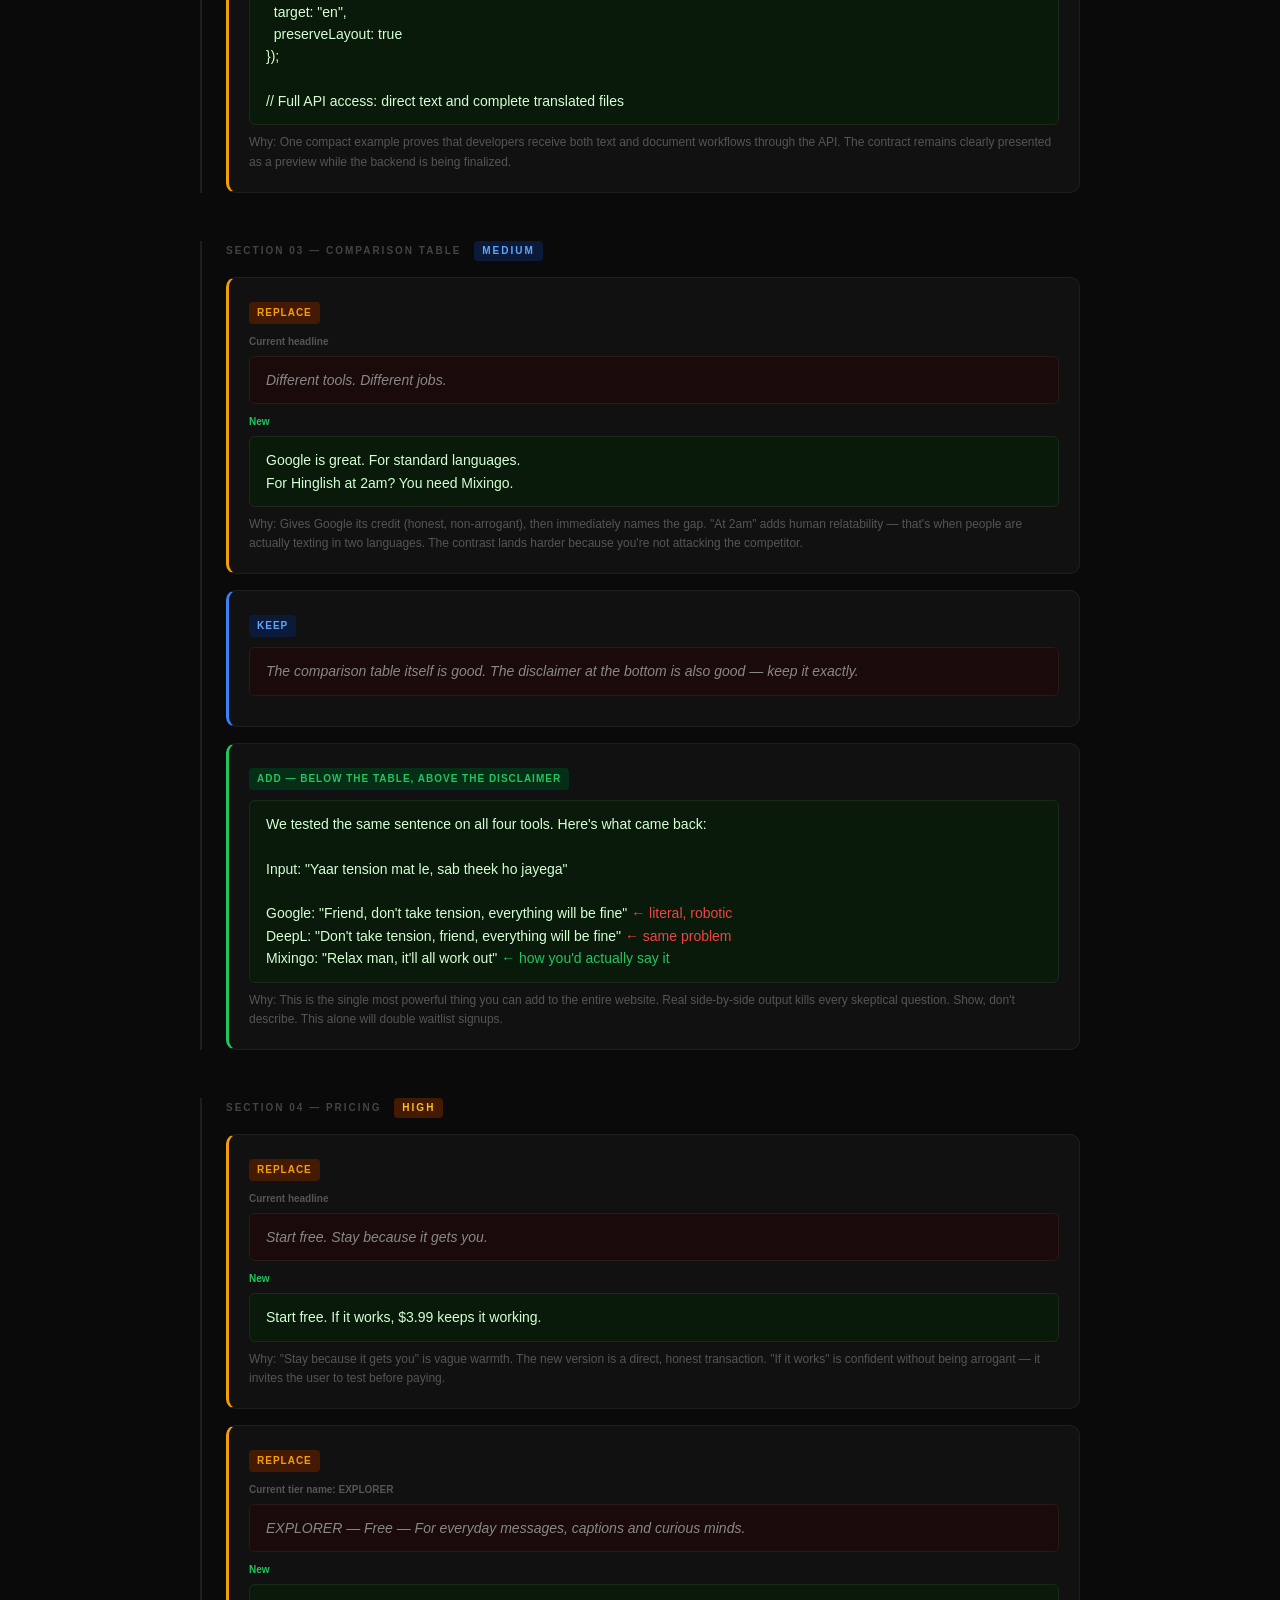
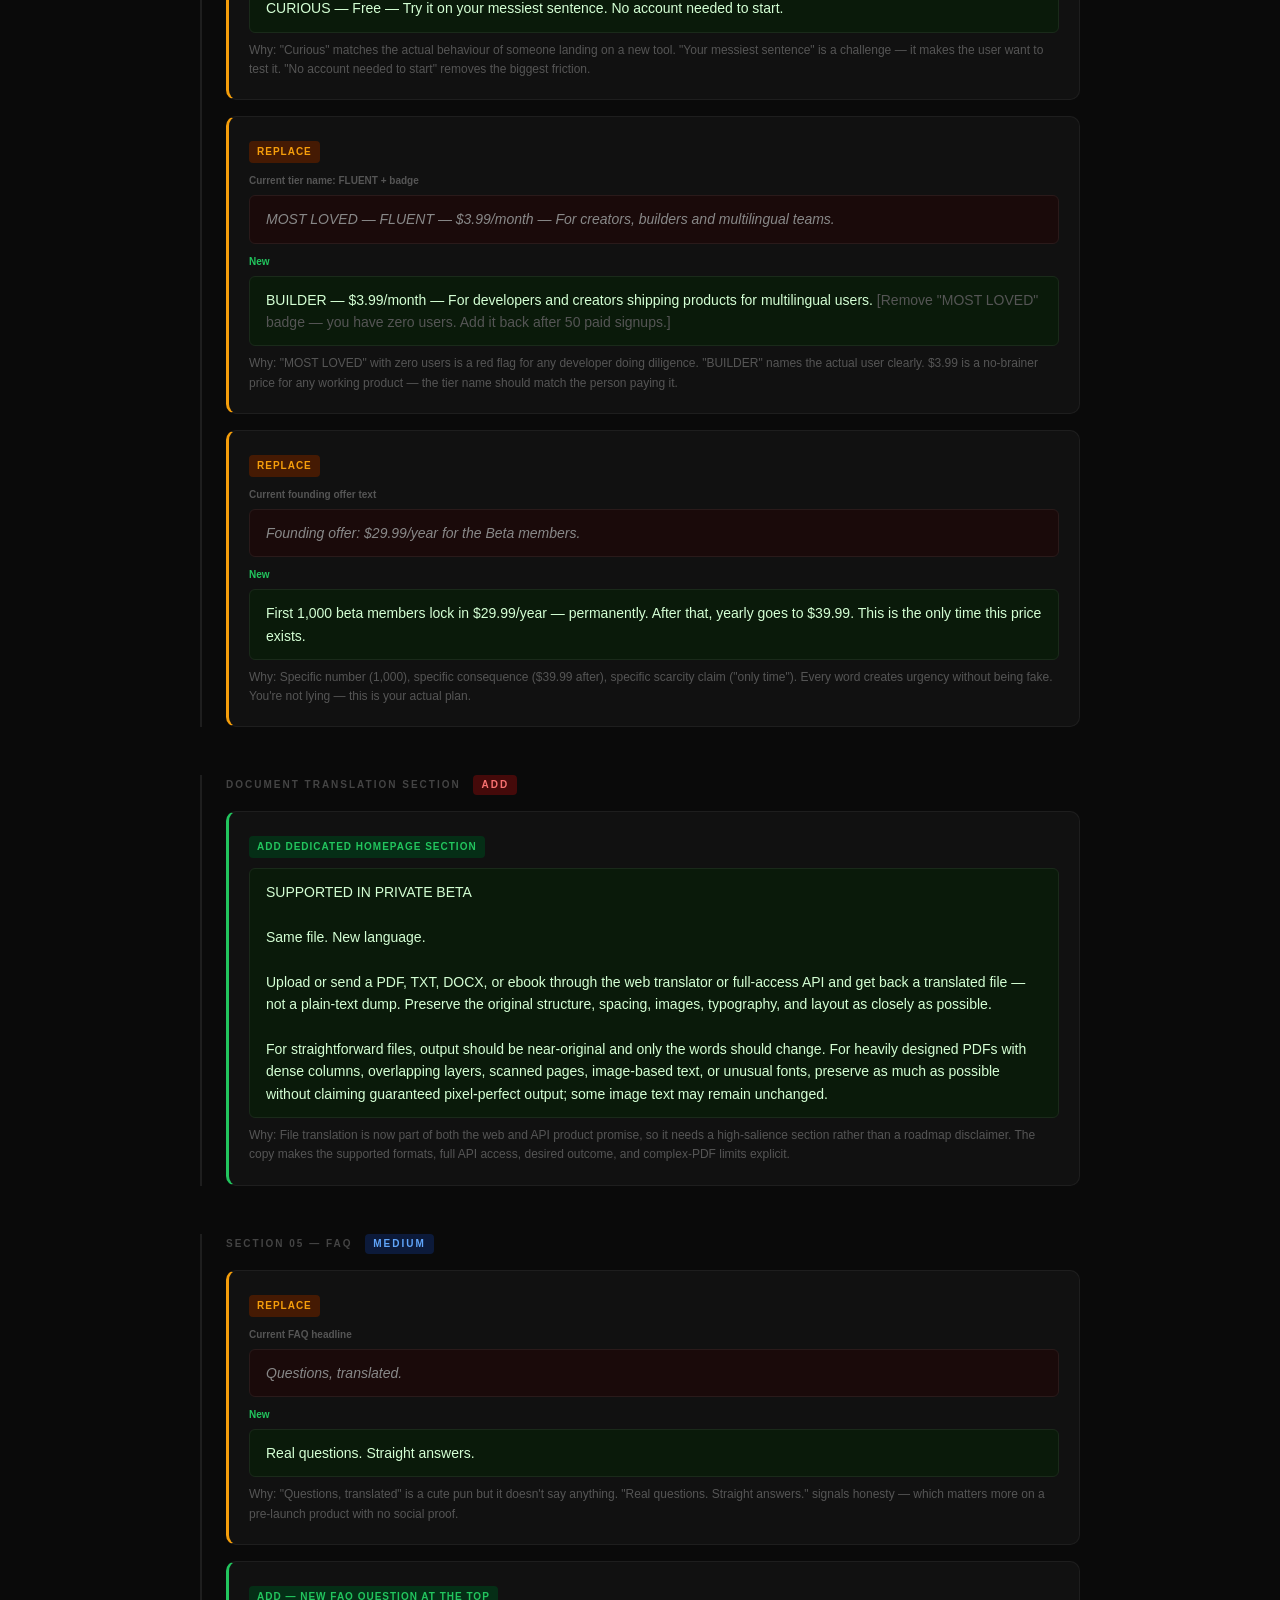
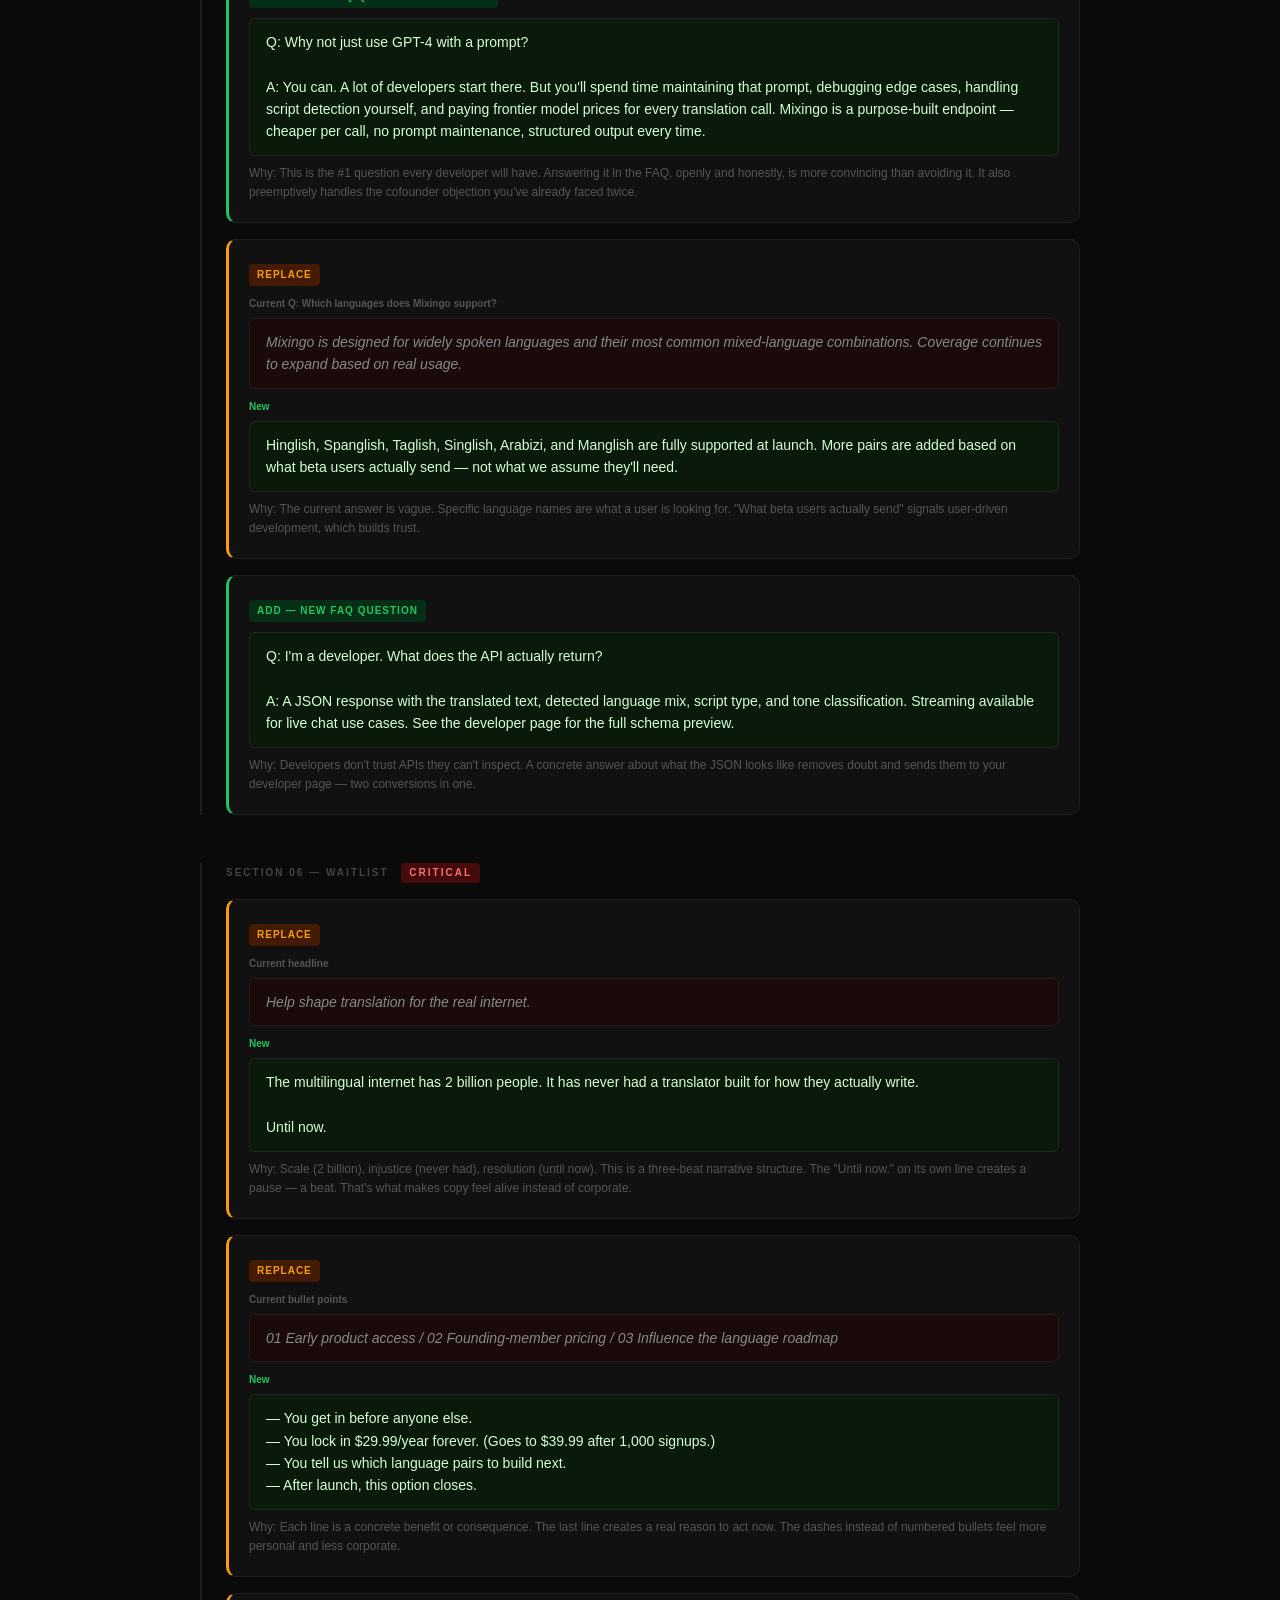
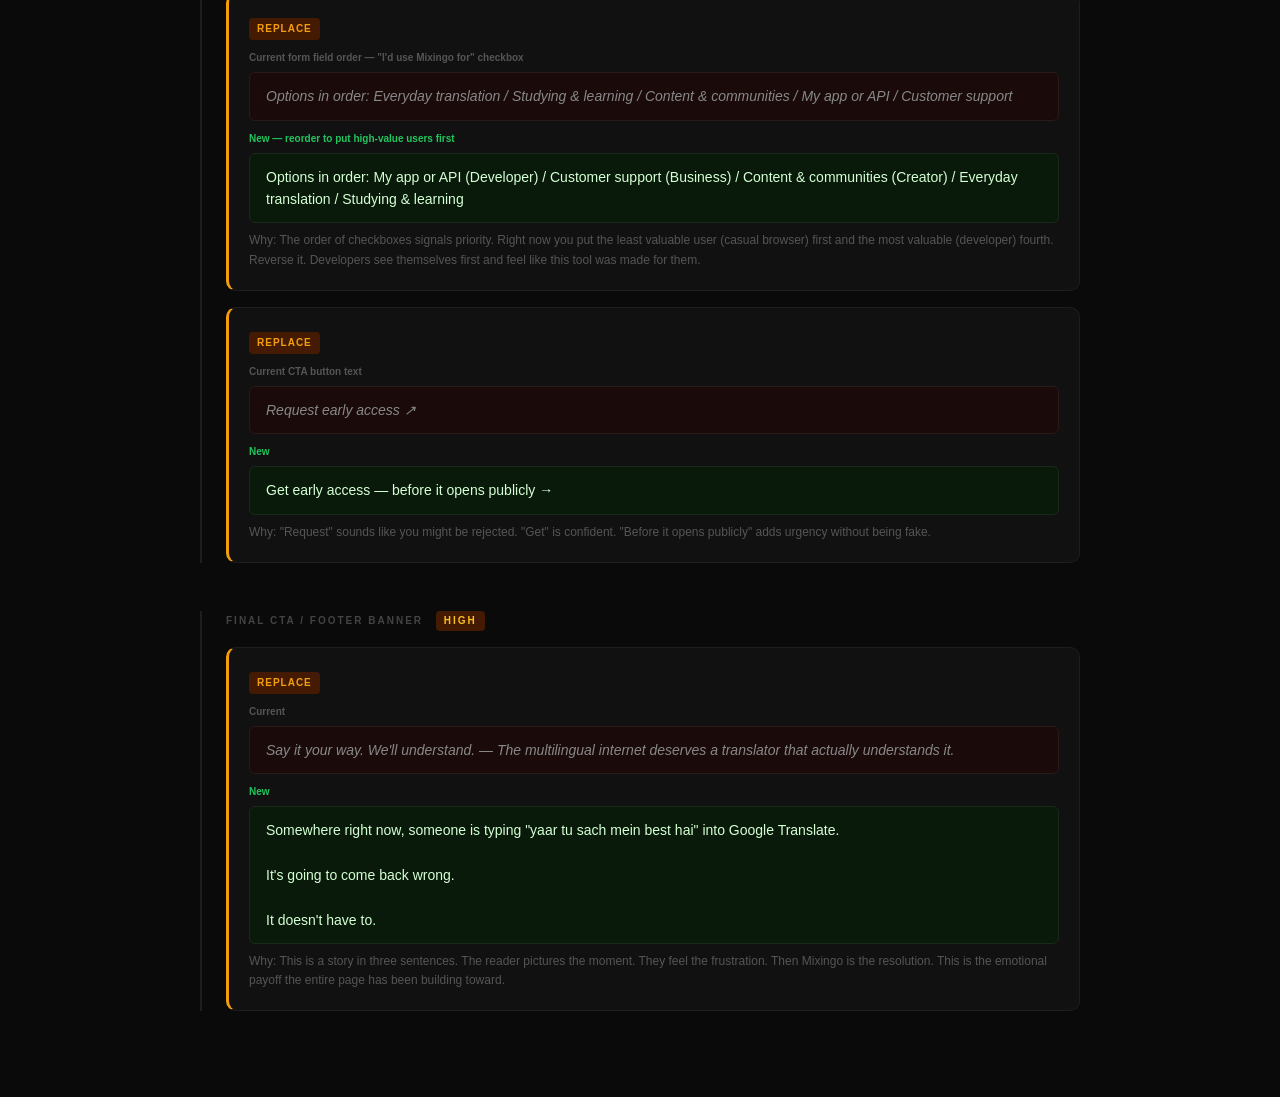
<file: mixingo-copy-rewrite.html>
<!DOCTYPE html>
<html lang="en">
<head>
<meta charset="UTF-8">
<meta name="viewport" content="width=device-width, initial-scale=1.0">
<title>Mixingo — Full Website Copy Rewrite</title>
<style>
  * { box-sizing: border-box; margin: 0; padding: 0; }
  body { font-family: -apple-system, BlinkMacSystemFont, 'Segoe UI', sans-serif; background: #0a0a0a; color: #e8e8e8; line-height: 1.6; }
  
  .nav { display: flex; gap: 16px; padding: 20px 40px; background: #111; border-bottom: 1px solid #222; align-items: center; position: sticky; top: 0; z-index: 100; }
  .nav a { color: #888; text-decoration: none; font-size: 13px; padding: 6px 12px; border-radius: 6px; transition: all 0.2s; }
  .nav a:hover, .nav a.active { background: #1e1e1e; color: #e8e8e8; }
  .nav-logo { color: #fff; font-weight: 700; font-size: 15px; margin-right: auto; }

  .page { display: none; padding: 40px; max-width: 960px; margin: 0 auto; }
  .page.active { display: block; }

  h1 { font-size: 32px; font-weight: 700; color: #fff; margin-bottom: 8px; line-height: 1.3; }
  h2 { font-size: 22px; font-weight: 600; color: #fff; margin: 32px 0 12px; }
  h3 { font-size: 16px; font-weight: 600; color: #ccc; margin: 20px 0 6px; }
  p { color: #aaa; margin-bottom: 12px; font-size: 15px; }

  .page-header { border-bottom: 1px solid #1e1e1e; padding-bottom: 24px; margin-bottom: 32px; }
  .page-label { font-size: 11px; font-weight: 700; letter-spacing: 2px; color: #555; text-transform: uppercase; margin-bottom: 12px; }

  .section { margin-bottom: 48px; border-left: 2px solid #1e1e1e; padding-left: 24px; }
  .section-label { font-size: 10px; font-weight: 700; letter-spacing: 2px; color: #444; text-transform: uppercase; margin-bottom: 16px; }

  .change-block { background: #111; border: 1px solid #1e1e1e; border-radius: 10px; padding: 20px; margin-bottom: 16px; }
  .change-block.add { border-left: 3px solid #22c55e; }
  .change-block.replace { border-left: 3px solid #f59e0b; }
  .change-block.delete { border-left: 3px solid #ef4444; }
  .change-block.keep { border-left: 3px solid #3b82f6; }

  .tag { display: inline-block; font-size: 10px; font-weight: 700; letter-spacing: 1px; padding: 3px 8px; border-radius: 4px; text-transform: uppercase; margin-bottom: 10px; }
  .tag.replace { background: #451a03; color: #f59e0b; }
  .tag.add { background: #052e16; color: #22c55e; }
  .tag.delete { background: #450a0a; color: #ef4444; }
  .tag.keep { background: #0c1a3a; color: #60a5fa; }

  .old-text { background: #1a0a0a; border: 1px solid #2a1a1a; border-radius: 6px; padding: 12px 16px; font-size: 14px; color: #888; margin-bottom: 10px; font-style: italic; }
  .new-text { background: #0a1a0a; border: 1px solid #1a2a1a; border-radius: 6px; padding: 12px 16px; font-size: 14px; color: #d4ffd4; margin-bottom: 6px; font-weight: 500; }
  .reason { font-size: 12px; color: #555; margin-top: 8px; }
  .old-label { font-size: 10px; color: #555; font-weight: 700; margin-bottom: 6px; }
  .new-label { font-size: 10px; color: #22c55e; font-weight: 700; margin-bottom: 6px; }

  .legend { display: flex; gap: 20px; margin-bottom: 32px; flex-wrap: wrap; }
  .legend-item { display: flex; align-items: center; gap: 8px; font-size: 12px; color: #666; }
  .legend-dot { width: 10px; height: 10px; border-radius: 2px; }

  .intro-box { background: #111; border: 1px solid #222; border-radius: 10px; padding: 24px; margin-bottom: 40px; }
  .intro-box p { color: #888; margin: 0; font-size: 14px; }
  .intro-box strong { color: #e8e8e8; }

  hr { border: none; border-top: 1px solid #1e1e1e; margin: 40px 0; }

  .note { background: #0f1629; border: 1px solid #1e3a8a; border-radius: 8px; padding: 14px 18px; font-size: 13px; color: #93c5fd; margin-bottom: 20px; }

  code { background: #1a1a1a; padding: 2px 6px; border-radius: 4px; font-size: 13px; color: #f0a; font-family: monospace; }

  .priority-badge { display: inline-block; font-size: 10px; font-weight: 800; padding: 2px 8px; border-radius: 4px; margin-left: 8px; vertical-align: middle; }
  .p-critical { background: #450a0a; color: #f87171; }
  .p-high { background: #451a03; color: #fbbf24; }
  .p-medium { background: #0c1a3a; color: #60a5fa; }
</style>
</head>
<body>

<div class="nav">
  <span class="nav-logo">mixingo copy rewrite</span>
  <a href="#" class="active" onclick="showPage('home')">Home</a>
  <a href="#" onclick="showPage('compare')">Compare</a>
  <a href="#" onclick="showPage('developers')">Developers</a>
  <a href="#" onclick="showPage('about')">About</a>
</div>

<!-- ===================== HOME PAGE ===================== -->
<div class="page active" id="home">
  <div class="page-header">
    <div class="page-label">Page 1 of 4</div>
    <h1>Home Page — index.html</h1>
    <p>This is your most important page. Every section below shows the exact text to change, replace, add or delete.</p>
  </div>

  <div class="intro-box">
    <p><strong>Product direction update — October 2026:</strong> The approved positioning is standard → hybrid, hybrid → standard, and selected hybrid → hybrid translation across text, complete files, web, and API. Hybrid styles are first-class targets, not only inputs. Older one-way examples and absolute competitor claims in this historical audit are superseded by the live website and <code>mixingo-startup-document.md</code>; do not restore them without direction-level evidence.</p>
  </div>

  <div class="legend">
    <div class="legend-item"><div class="legend-dot" style="background:#f59e0b"></div> Replace</div>
    <div class="legend-item"><div class="legend-dot" style="background:#22c55e"></div> Add new</div>
    <div class="legend-item"><div class="legend-dot" style="background:#ef4444"></div> Delete</div>
    <div class="legend-item"><div class="legend-dot" style="background:#3b82f6"></div> Keep as is</div>
  </div>

  <!-- BROWSER TAB TITLE -->
  <div class="section">
    <div class="section-label">Browser Tab Title</div>

    <div class="change-block replace">
      <span class="tag replace">Replace</span>
      <div class="old-label">Current</div>
      <div class="old-text">Mixingo — Code-mixed translation API for hybrid languages</div>
      <div class="new-label">New</div>
      <div class="new-text">Mixingo — Translation for how people actually write</div>
      <div class="reason">Why: "code-mixed" and "hybrid languages" are your internal terms. Nobody searches those. "How people actually write" is universal and creates immediate curiosity.</div>
    </div>
  </div>

  <!-- HERO SECTION -->
  <div class="section">
    <div class="section-label">Hero Section <span class="priority-badge p-critical">Critical</span></div>

    <div class="change-block replace">
      <span class="tag replace">Replace</span>
      <div class="old-label">Current badge</div>
      <div class="old-text">Private beta · First built-for-code-mix translation API</div>
      <div class="new-label">New</div>
      <div class="new-text">Private beta · The translator built for how the internet actually speaks</div>
      <div class="reason">Why: More specific emotional claim. "How the internet actually speaks" makes someone nod before reading the headline.</div>
    </div>

    <div class="change-block replace">
      <span class="tag replace">Replace</span>
      <div class="old-label">Current headline</div>
      <div class="old-text">Translate Hinglish, Spanglish & hybrid text without flattening the mix.</div>
      <div class="new-label">New</div>
      <div class="new-text">Your users don't write in one language.<br>Finally, a translator that doesn't pretend they do.</div>
      <div class="reason">Why: The current headline names your product's feature. This new headline names the user's problem. That's the difference between a feature pitch and an emotional hook. The "finally" creates relief — the reader feels seen.</div>
    </div>

    <div class="change-block replace">
      <span class="tag replace">Replace</span>
      <div class="old-label">Current subheading</div>
      <div class="old-text">Mixingo is a web translator and developer API for code-mixed language: slang, transliteration, script switching and two-language sentences that generic tools often normalize into something no one would actually say.</div>
      <div class="new-label">New</div>
      <div class="new-text">People write "kal milte hain?" and "¿puedo reschedule?" every day. Every translation tool they try turns it into something stiff, robotic, and wrong. Mixingo is built for those words — whether users paste them, upload a PDF or document, or developers send text and complete files through the full-access API.</div>
      <div class="reason">Why: Leads with real examples of the problem rather than a feature list, then makes it explicit that both the web product and API support direct text and complete file translation.</div>
    </div>

    <div class="change-block keep">
      <span class="tag keep">Keep</span>
      <div class="old-text">Get API early access ↗ | See the failure generic tools miss</div>
      <div class="reason">CTAs are fine. But rename "See the failure generic tools miss" → "See the difference ↓" — "failure" sounds negative about the user's current tool, which can feel accusatory.</div>
    </div>

    <div class="change-block replace">
      <span class="tag replace">Replace</span>
      <div class="old-label">Current demo label</div>
      <div class="old-text">Interactive product preview · Translation is hard-coded for pre-launch</div>
      <div class="new-label">New</div>
      <div class="new-text">Live demo · Rate-limited during beta — 5 free tries, no account needed</div>
      <div class="reason">Why: Once you make the demo real (which you said you're doing), this label stops lying to people. "5 free tries" is a clear, fair rule. "No account needed" removes friction.</div>
    </div>

    <div class="change-block add">
      <span class="tag add">Add — below the demo widget</span>
      <div class="new-text">Mixingo understood "Yaar" as casual address — not a literal word. Google Translate says "Gentleman." We don't.</div>
      <div class="reason">Why: This small line beneath the demo creates a micro-story with a specific competitor comparison. It's punchy, confident, and specific. It makes someone laugh or nod. That's what drives signups — not feature lists.</div>
    </div>
  </div>

  <!-- SECTION 01 — THE PROBLEM -->
  <div class="section">
    <div class="section-label">Section 01 — The Problem <span class="priority-badge p-high">High</span></div>

    <div class="change-block replace">
      <span class="tag replace">Replace</span>
      <div class="old-label">Current headline</div>
      <div class="old-text">People don't speak in textbooks.</div>
      <div class="new-label">New</div>
      <div class="new-text">Two billion people mix languages every day.<br>Every translator acts like they don't.</div>
      <div class="reason">Why: The current line is abstract. This version has a number (creates scale and weight), and the second line creates a direct villain — the bad translator. That's a narrative. Narratives drive emotion.</div>
    </div>

    <div class="change-block replace">
      <span class="tag replace">Replace</span>
      <div class="old-label">Current body text</div>
      <div class="old-text">Your users do not submit clean textbook language. They write "kal refund milega?", "¿puedo reschedule la cita?", "lah can ship today?" and expect software to understand intent, tone and script. Most translators normalize the mess away. Mixingo preserves the meaning inside the mix.</div>
      <div class="new-label">New</div>
      <div class="new-text">Think about the last time you typed in two languages at once. You didn't stop to think about it — it just came out that way. It felt natural. It felt fast. It felt like you.<br><br>Now paste that sentence into Google Translate.<br><br>It comes back wrong. Stiff. Like it was written by someone who learned the language from a dictionary, not from life.<br><br>That's the gap Mixingo fills.</div>
      <div class="reason">Why: This copy speaks to the user's own lived experience first. It creates identification. The user literally imagines the scenario. Then it names the pain point. Then it presents Mixingo as the answer. That's a narrative arc — not a feature list.</div>
    </div>

    <div class="change-block keep">
      <span class="tag keep">Keep</span>
      <div class="old-text">The before/after comparison: "Bro, scene kya hai tonight?" — Generic: "Brother, what is the scene tonight?" — Mixingo: "Hey, what's the plan for tonight?"</div>
      <div class="reason">This is your strongest content block. Keep it exactly as is. It proves the point faster than any copy can.</div>
    </div>

    <div class="change-block replace">
      <span class="tag replace">Replace</span>
      <div class="old-label">Current sub-point 01 — Support tickets</div>
      <div class="old-text">Support tickets lose intent — A user writes Hinglish or Taglish because that is how they explain the problem. A literal translation can miss urgency, politeness, sarcasm or the actual product issue.</div>
      <div class="new-label">New</div>
      <div class="new-text">Support tickets lose the real meaning — When someone writes "yaar urgent hai please dekho," they're not just frustrated — they're panicking. A bad translation strips that out. Your support team reads "friend urgent please check" and doesn't escalate. That's a churn event waiting to happen.</div>
      <div class="reason">Why: The original tells you about the problem. The new version makes you feel the consequence — a churn event. That's what makes businesses pay attention.</div>
    </div>

    <div class="change-block replace">
      <span class="tag replace">Replace</span>
      <div class="old-label">Current sub-point 02 — Chat products</div>
      <div class="old-text">Chat products break on mixed scripts — Romanized Hindi, Arabic chat spelling, Spanish-English switching and local slang arrive in the same thread. Language detection alone is not enough.</div>
      <div class="new-label">New</div>
      <div class="new-text">Mixed language breaks every chat tool — Language detection tells you which language someone used. It doesn't tell you what they meant. "Thodi der mein baat karte" in a support chat means "let's talk in a bit" — or it means "I'm frustrated and stalling." Context is everything. Detection gives you nothing.</div>
      <div class="reason">Why: Specific. Creates a real scenario a developer can picture. The "context vs. detection" distinction is a genuine insight that a developer will remember.</div>
    </div>

    <div class="change-block replace">
      <span class="tag replace">Replace</span>
      <div class="old-label">Current sub-point 03 — Developers</div>
      <div class="old-text">Developers need an API, not a demo trick — Apps need predictable JSON, streaming and non-streaming modes, script detection, usage limits and examples that map to real product flows.</div>
      <div class="new-label">New</div>
      <div class="new-text">Developers need something that ships — Not a prompt you have to maintain. Not a translation model you have to fine-tune. One full-access API that returns predictable JSON for text, translated files for PDF/TXT/DOCX/ebook inputs, and doesn't break when users communicate the way they actually think.</div>
      <div class="reason">Why: Makes the API's complete scope part of the developer value proposition instead of treating document translation as a separate or web-only feature.</div>
    </div>
  </div>

  <!-- SECTION 02 — WHY MIXINGO -->
  <div class="section">
    <div class="section-label">Section 02 — Why Mixingo <span class="priority-badge p-high">High</span></div>

    <div class="change-block replace">
      <span class="tag replace">Replace</span>
      <div class="old-label">Current headline</div>
      <div class="old-text">Code-mix in. Context out.</div>
      <div class="new-label">New</div>
      <div class="new-text">Built for the sentence Google translates wrong.</div>
      <div class="reason">Why: Specific. Competitive. Confident. Creates instant curiosity — "which sentence?" The reader immediately thinks of their own example. The old line means nothing without context.</div>
    </div>

    <div class="change-block keep">
      <span class="tag keep">Keep</span>
      <div class="old-text">Point 01: Understands hybrid pairs — Hinglish, Spanglish, Taglish, Singlish, Arabizi and regional mixes are treated as first-class inputs, not edge cases.</div>
      <div class="reason">This is clear and honest. Keep it.</div>
    </div>

    <div class="change-block replace">
      <span class="tag replace">Replace</span>
      <div class="old-label">Current point 02</div>
      <div class="old-text">Doesn't over-normalize — Mixingo keeps conversational intent and local phrasing instead of forcing every sentence into stiff textbook English.</div>
      <div class="new-label">New</div>
      <div class="new-text">Keeps it human — "Arey yaar chillax kar" shouldn't come back as "Oh friend please relax." It should come back as "Relax, man." Mixingo preserves how something was said, not just what it said.</div>
      <div class="reason">Why: Real example. The contrast between bad and good output is the most persuasive thing you can show. Don't describe the feature — demonstrate it.</div>
    </div>

    <div class="change-block keep">
      <span class="tag keep">Keep</span>
      <div class="old-text">Point 03: Detects scripts and transliteration — Romanized words, native scripts, informal spelling and mid-sentence switches are part of the input model.</div>
      <div class="reason">Clear and factual. Keep it.</div>
    </div>

    <div class="change-block replace">
      <span class="tag replace">Replace</span>
      <div class="old-label">Current point 04</div>
      <div class="old-text">Built for developer revenue. — Use one API for chat, support, marketplaces and communities with streaming, non-streaming, script detection and account-level usage controls.</div>
      <div class="new-label">New</div>
      <div class="new-text">One API, every workflow — Predictable JSON for text. Complete translated files for PDF, TXT, DOCX, and ebook inputs. Streaming for live chat, layout-aware document output, script detection, and account-level usage controls — all through full API access.</div>
      <div class="reason">Why: Every line is about what the developer gets, and file translation is presented as a first-class API capability rather than an omitted channel.</div>
    </div>

    <div class="change-block replace">
      <span class="tag replace">Replace</span>
      <div class="old-label">Current code snippet comment</div>
      <div class="old-text">// "Want to meet tomorrow?"</div>
      <div class="new-label">New code snippet — show text + file parity</div>
      <div class="new-text">
        const text = await mixingo.translate({<br>
        &nbsp;&nbsp;text: "bhai kal urgent hai",<br>
        &nbsp;&nbsp;target: "en"<br>
        });<br><br>
        const file = await mixingo.translateFile({<br>
        &nbsp;&nbsp;file: documentFile, // PDF · TXT · DOCX · ebook<br>
        &nbsp;&nbsp;target: "en",<br>
        &nbsp;&nbsp;preserveLayout: true<br>
        });<br><br>
        // Full API access: direct text and complete translated files
      </div>
      <div class="reason">Why: One compact example proves that developers receive both text and document workflows through the API. The contract remains clearly presented as a preview while the backend is being finalized.</div>
    </div>
  </div>

  <!-- SECTION 03 — COMPARISON TABLE -->
  <div class="section">
    <div class="section-label">Section 03 — Comparison Table <span class="priority-badge p-medium">Medium</span></div>

    <div class="change-block replace">
      <span class="tag replace">Replace</span>
      <div class="old-label">Current headline</div>
      <div class="old-text">Different tools. Different jobs.</div>
      <div class="new-label">New</div>
      <div class="new-text">Google is great. For standard languages.<br>For Hinglish at 2am? You need Mixingo.</div>
      <div class="reason">Why: Gives Google its credit (honest, non-arrogant), then immediately names the gap. "At 2am" adds human relatability — that's when people are actually texting in two languages. The contrast lands harder because you're not attacking the competitor.</div>
    </div>

    <div class="change-block keep">
      <span class="tag keep">Keep</span>
      <div class="old-text">The comparison table itself is good. The disclaimer at the bottom is also good — keep it exactly.</div>
    </div>

    <div class="change-block add">
      <span class="tag add">Add — below the table, above the disclaimer</span>
      <div class="new-text">We tested the same sentence on all four tools. Here's what came back:<br><br>Input: "Yaar tension mat le, sab theek ho jayega"<br><br>Google: "Friend, don't take tension, everything will be fine" <span style="color:#ef4444">← literal, robotic</span><br>DeepL: "Don't take tension, friend, everything will be fine" <span style="color:#ef4444">← same problem</span><br>Mixingo: "Relax man, it'll all work out" <span style="color:#22c55e">← how you'd actually say it</span></div>
      <div class="reason">Why: This is the single most powerful thing you can add to the entire website. Real side-by-side output kills every skeptical question. Show, don't describe. This alone will double waitlist signups.</div>
    </div>
  </div>

  <!-- SECTION 04 — PRICING -->
  <div class="section">
    <div class="section-label">Section 04 — Pricing <span class="priority-badge p-high">High</span></div>

    <div class="change-block replace">
      <span class="tag replace">Replace</span>
      <div class="old-label">Current headline</div>
      <div class="old-text">Start free. Stay because it gets you.</div>
      <div class="new-label">New</div>
      <div class="new-text">Start free. If it works, $3.99 keeps it working.</div>
      <div class="reason">Why: "Stay because it gets you" is vague warmth. The new version is a direct, honest transaction. "If it works" is confident without being arrogant — it invites the user to test before paying.</div>
    </div>

    <div class="change-block replace">
      <span class="tag replace">Replace</span>
      <div class="old-label">Current tier name: EXPLORER</div>
      <div class="old-text">EXPLORER — Free — For everyday messages, captions and curious minds.</div>
      <div class="new-label">New</div>
      <div class="new-text">CURIOUS — Free — Try it on your messiest sentence. No account needed to start.</div>
      <div class="reason">Why: "Curious" matches the actual behaviour of someone landing on a new tool. "Your messiest sentence" is a challenge — it makes the user want to test it. "No account needed to start" removes the biggest friction.</div>
    </div>

    <div class="change-block replace">
      <span class="tag replace">Replace</span>
      <div class="old-label">Current tier name: FLUENT + badge</div>
      <div class="old-text">MOST LOVED — FLUENT — $3.99/month — For creators, builders and multilingual teams.</div>
      <div class="new-label">New</div>
      <div class="new-text">BUILDER — $3.99/month — For developers and creators shipping products for multilingual users. <span style="color:#555">[Remove "MOST LOVED" badge — you have zero users. Add it back after 50 paid signups.]</span></div>
      <div class="reason">Why: "MOST LOVED" with zero users is a red flag for any developer doing diligence. "BUILDER" names the actual user clearly. $3.99 is a no-brainer price for any working product — the tier name should match the person paying it.</div>
    </div>

    <div class="change-block replace">
      <span class="tag replace">Replace</span>
      <div class="old-label">Current founding offer text</div>
      <div class="old-text">Founding offer: $29.99/year for the Beta members.</div>
      <div class="new-label">New</div>
      <div class="new-text">First 1,000 beta members lock in $29.99/year — permanently. After that, yearly goes to $39.99. This is the only time this price exists.</div>
      <div class="reason">Why: Specific number (1,000), specific consequence ($39.99 after), specific scarcity claim ("only time"). Every word creates urgency without being fake. You're not lying — this is your actual plan.</div>
    </div>
  </div>

  <!-- DOCUMENT TRANSLATION SECTION -->
  <div class="section">
    <div class="section-label">Document Translation Section <span class="priority-badge p-critical">Add</span></div>

    <div class="change-block add">
      <span class="tag add">Add dedicated homepage section</span>
      <div class="new-text">SUPPORTED IN PRIVATE BETA<br><br>Same file. New language.<br><br>Upload or send a PDF, TXT, DOCX, or ebook through the web translator or full-access API and get back a translated file — not a plain-text dump. Preserve the original structure, spacing, images, typography, and layout as closely as possible.<br><br>For straightforward files, output should be near-original and only the words should change. For heavily designed PDFs with dense columns, overlapping layers, scanned pages, image-based text, or unusual fonts, preserve as much as possible without claiming guaranteed pixel-perfect output; some image text may remain unchanged.</div>
      <div class="reason">Why: File translation is now part of both the web and API product promise, so it needs a high-salience section rather than a roadmap disclaimer. The copy makes the supported formats, full API access, desired outcome, and complex-PDF limits explicit.</div>
    </div>
  </div>

  <!-- SECTION 05 — FAQ -->
  <div class="section">
    <div class="section-label">Section 05 — FAQ <span class="priority-badge p-medium">Medium</span></div>

    <div class="change-block replace">
      <span class="tag replace">Replace</span>
      <div class="old-label">Current FAQ headline</div>
      <div class="old-text">Questions, translated.</div>
      <div class="new-label">New</div>
      <div class="new-text">Real questions. Straight answers.</div>
      <div class="reason">Why: "Questions, translated" is a cute pun but it doesn't say anything. "Real questions. Straight answers." signals honesty — which matters more on a pre-launch product with no social proof.</div>
    </div>

    <div class="change-block add">
      <span class="tag add">Add — new FAQ question at the top</span>
      <div class="new-text">Q: Why not just use GPT-4 with a prompt?<br><br>A: You can. A lot of developers start there. But you'll spend time maintaining that prompt, debugging edge cases, handling script detection yourself, and paying frontier model prices for every translation call. Mixingo is a purpose-built endpoint — cheaper per call, no prompt maintenance, structured output every time.</div>
      <div class="reason">Why: This is the #1 question every developer will have. Answering it in the FAQ, openly and honestly, is more convincing than avoiding it. It also preemptively handles the cofounder objection you've already faced twice.</div>
    </div>

    <div class="change-block replace">
      <span class="tag replace">Replace</span>
      <div class="old-label">Current Q: Which languages does Mixingo support?</div>
      <div class="old-text">Mixingo is designed for widely spoken languages and their most common mixed-language combinations. Coverage continues to expand based on real usage.</div>
      <div class="new-label">New</div>
      <div class="new-text">Hinglish, Spanglish, Taglish, Singlish, Arabizi, and Manglish are fully supported at launch. More pairs are added based on what beta users actually send — not what we assume they'll need.</div>
      <div class="reason">Why: The current answer is vague. Specific language names are what a user is looking for. "What beta users actually send" signals user-driven development, which builds trust.</div>
    </div>

    <div class="change-block add">
      <span class="tag add">Add — new FAQ question</span>
      <div class="new-text">Q: I'm a developer. What does the API actually return?<br><br>A: A JSON response with the translated text, detected language mix, script type, and tone classification. Streaming available for live chat use cases. See the developer page for the full schema preview.</div>
      <div class="reason">Why: Developers don't trust APIs they can't inspect. A concrete answer about what the JSON looks like removes doubt and sends them to your developer page — two conversions in one.</div>
    </div>
  </div>

  <!-- SECTION 06 — WAITLIST -->
  <div class="section">
    <div class="section-label">Section 06 — Waitlist <span class="priority-badge p-critical">Critical</span></div>

    <div class="change-block replace">
      <span class="tag replace">Replace</span>
      <div class="old-label">Current headline</div>
      <div class="old-text">Help shape translation for the real internet.</div>
      <div class="new-label">New</div>
      <div class="new-text">The multilingual internet has 2 billion people. It has never had a translator built for how they actually write.<br><br>Until now.</div>
      <div class="reason">Why: Scale (2 billion), injustice (never had), resolution (until now). This is a three-beat narrative structure. The "Until now." on its own line creates a pause — a beat. That's what makes copy feel alive instead of corporate.</div>
    </div>

    <div class="change-block replace">
      <span class="tag replace">Replace</span>
      <div class="old-label">Current bullet points</div>
      <div class="old-text">01 Early product access / 02 Founding-member pricing / 03 Influence the language roadmap</div>
      <div class="new-label">New</div>
      <div class="new-text">— You get in before anyone else.<br>— You lock in $29.99/year forever. (Goes to $39.99 after 1,000 signups.)<br>— You tell us which language pairs to build next.<br>— After launch, this option closes.</div>
      <div class="reason">Why: Each line is a concrete benefit or consequence. The last line creates a real reason to act now. The dashes instead of numbered bullets feel more personal and less corporate.</div>
    </div>

    <div class="change-block replace">
      <span class="tag replace">Replace</span>
      <div class="old-label">Current form field order — "I'd use Mixingo for" checkbox</div>
      <div class="old-text">Options in order: Everyday translation / Studying & learning / Content & communities / My app or API / Customer support</div>
      <div class="new-label">New — reorder to put high-value users first</div>
      <div class="new-text">Options in order: My app or API (Developer) / Customer support (Business) / Content & communities (Creator) / Everyday translation / Studying & learning</div>
      <div class="reason">Why: The order of checkboxes signals priority. Right now you put the least valuable user (casual browser) first and the most valuable (developer) fourth. Reverse it. Developers see themselves first and feel like this tool was made for them.</div>
    </div>

    <div class="change-block replace">
      <span class="tag replace">Replace</span>
      <div class="old-label">Current CTA button text</div>
      <div class="old-text">Request early access ↗</div>
      <div class="new-label">New</div>
      <div class="new-text">Get early access — before it opens publicly →</div>
      <div class="reason">Why: "Request" sounds like you might be rejected. "Get" is confident. "Before it opens publicly" adds urgency without being fake.</div>
    </div>
  </div>

  <!-- FINAL CTA -->
  <div class="section">
    <div class="section-label">Final CTA / Footer Banner <span class="priority-badge p-high">High</span></div>

    <div class="change-block replace">
      <span class="tag replace">Replace</span>
      <div class="old-label">Current</div>
      <div class="old-text">Say it your way. We'll understand. — The multilingual internet deserves a translator that actually understands it.</div>
      <div class="new-label">New</div>
      <div class="new-text">Somewhere right now, someone is typing "yaar tu sach mein best hai" into Google Translate.<br><br>It's going to come back wrong.<br><br>It doesn't have to.</div>
      <div class="reason">Why: This is a story in three sentences. The reader pictures the moment. They feel the frustration. Then Mixingo is the resolution. This is the emotional payoff the entire page has been building toward.</div>
    </div>
  </div>
</div>

<!-- ===================== COMPARE PAGE ===================== -->
<div class="page" id="compare">
  <div class="page-header">
    <div class="page-label">Page 2 of 4</div>
    <h1>Compare Page — compare.html</h1>
    <p>This page is actually your most honest page. Most of it works. Small fixes make it significantly sharper.</p>
  </div>

  <div class="section">
    <div class="section-label">Hero <span class="priority-badge p-high">High</span></div>

    <div class="change-block replace">
      <span class="tag replace">Replace</span>
      <div class="old-label">Current badge</div>
      <div class="old-text">AN HONEST COMPARISON</div>
      <div class="new-label">New</div>
      <div class="new-text">AN UNFAIR COMPARISON — AND WE KNOW IT</div>
      <div class="reason">Why: Self-aware honesty is disarming. It signals confidence. It makes the reader trust you before you've said anything about the comparison itself.</div>
    </div>

    <div class="change-block replace">
      <span class="tag replace">Replace</span>
      <div class="old-label">Current headline</div>
      <div class="old-text">Broad translation suites vs. one specific problem.</div>
      <div class="new-label">New</div>
      <div class="new-text">Google does a thousand things.<br>We do one thing they don't.</div>
      <div class="reason">Why: Specific, confident, non-arrogant. You're not claiming to beat Google — you're claiming to fill the gap they left open. That's a defensible, honest, interesting position.</div>
    </div>

    <div class="change-block keep">
      <span class="tag keep">Keep</span>
      <div class="old-text">The intro paragraph: "Google Translate, DeepL and Azure Translator are mature, powerful products. Mixingo is not claiming to replace everything they do. We are building for the messy multilingual sentences..."</div>
      <div class="reason">This is the best paragraph on the entire compare page. Keep it word for word. It shows maturity and honesty, which is rare in a startup.</div>
    </div>

    <div class="change-block keep">
      <span class="tag keep">Keep</span>
      <div class="old-text">The full comparison table</div>
      <div class="reason">Table is accurate and well-structured. Keep it. The disclaimer at the bottom is also excellent — keep that too.</div>
    </div>
  </div>

  <div class="section">
    <div class="section-label">Brutally Honest Section <span class="priority-badge p-medium">Medium</span></div>

    <div class="change-block replace">
      <span class="tag replace">Replace</span>
      <div class="old-label">Current "Try Mixingo when..." text</div>
      <div class="old-text">Try Mixingo when — Your input itself is the problem: two or more languages, phonetic typing, slang, script switching and conversational context in one message.</div>
      <div class="new-label">New</div>
      <div class="new-text">Try Mixingo when — Your users write the way they think, not the way they were taught. One sentence, two languages, zero patience for stiff output. That's who Mixingo is for.</div>
      <div class="reason">Why: "Write the way they think, not the way they were taught" is a line people will remember. It names the identity of the user, not just the use case. Identity-based copy converts better than feature-based copy.</div>
    </div>

    <div class="change-block add">
      <span class="tag add">Add — real output comparison block</span>
      <div class="new-text">See it for yourself. Same input. Four translators.<br><br>Input: "Yaar tension mat le, sab theek ho jayega"<br><br>Google Translate: "Friend, don't take tension, everything will be fine"<br>DeepL: "Don't take tension, friend, everything will be fine"<br>Mixingo: "Relax man, it'll all work out"<br><br><small style="color:#555">Tested June 2026. Results may vary by language pair.</small></div>
      <div class="reason">Why: The compare page is the most skeptical page — it's where developers land when they're doing diligence. Showing real output from real tools is the most powerful thing you can do here. It makes the claim undeniable.</div>
    </div>
  </div>

  <div class="section">
    <div class="section-label">Final CTA <span class="priority-badge p-medium">Medium</span></div>

    <div class="change-block replace">
      <span class="tag replace">Replace</span>
      <div class="old-label">Current</div>
      <div class="old-text">Test the difference with your own words. — Join the private beta and bring us your messiest multilingual sentence.</div>
      <div class="new-label">New</div>
      <div class="new-text">Don't take our word for it.<br><br>Paste your messiest multilingual sentence into the demo. If Mixingo handles it better than what you're using now, you'll know in 10 seconds.</div>
      <div class="reason">Why: "Don't take our word for it" is the most confident thing you can say. It invites challenge. That confidence converts. "10 seconds" removes the commitment anxiety — they don't have to sign up, just try.</div>
    </div>
  </div>
</div>

<!-- ===================== DEVELOPERS PAGE ===================== -->
<div class="page" id="developers">
  <div class="page-header">
    <div class="page-label">Page 3 of 4</div>
    <h1>Developers Page — developers.html</h1>
    <p>This page currently reads like a placeholder. Developers are the most skeptical audience — they need specifics, not vibes.</p>
  </div>

  <div class="section">
    <div class="section-label">Hero <span class="priority-badge p-critical">Critical</span></div>

    <div class="change-block replace">
      <span class="tag replace">Replace</span>
      <div class="old-label">Current badge</div>
      <div class="old-text">DEVELOPER PREVIEW · PRE-LAUNCH</div>
      <div class="new-label">New</div>
      <div class="new-text">DEVELOPER PREVIEW · TEXT + FILES · FULL API ACCESS</div>
      <div class="reason">Why: States the complete API scope immediately. Developers should not have to infer whether document translation is web-only.</div>
    </div>

    <div class="change-block replace">
      <span class="tag replace">Replace</span>
      <div class="old-label">Current headline</div>
      <div class="old-text">The code-mixed translation API for real user text.</div>
      <div class="new-label">New</div>
      <div class="new-text">Your users don't write clean English.<br>Your translation API shouldn't need them to.</div>
      <div class="reason">Why: Direct challenge to the developer's current problem. "Shouldn't need them to" puts the burden on the tool, not the user — that's exactly the developer's frustration with every other translation API.</div>
    </div>

    <div class="change-block replace">
      <span class="tag replace">Replace</span>
      <div class="old-label">Current subheading</div>
      <div class="old-text">Integrate translation for Hinglish, Spanglish, Taglish, Singlish, Arabizi and other hybrid text without forcing users to rewrite messages into one formal language first.</div>
      <div class="new-label">New</div>
      <div class="new-text">One API with full product access. Send Hinglish, Spanglish, Arabizi, or Taglish as text — or submit a PDF, TXT, DOCX, or ebook and receive the translated file with its layout preserved as closely as possible.</div>
      <div class="reason">Why: Makes the text and file workflows equally explicit and answers the API-scope question before a developer has to ask it.</div>
    </div>
  </div>

  <div class="section">
    <div class="section-label">Code Preview <span class="priority-badge p-critical">Critical</span></div>

    <div class="change-block replace">
      <span class="tag replace">Replace</span>
      <div class="old-label">Current code example</div>
      <div class="old-text">const result = await mixingo.translate({ text: "yaar kal milte hain?", target: "en", style: "natural" }); // "Hey, want to meet tomorrow?"</div>
      <div class="new-label">New — show both text and file access</div>
      <div class="new-text">
// Text request<br>
const text = await mixingo.translate({<br>
&nbsp;&nbsp;text: "bhai kal urgent hai",<br>
&nbsp;&nbsp;target: "en"<br>
});<br><br>
// File request<br>
const file = await mixingo.translateFile({<br>
&nbsp;&nbsp;file: documentFile, // PDF · TXT · DOCX · ebook<br>
&nbsp;&nbsp;target: "en",<br>
&nbsp;&nbsp;preserveLayout: true<br>
});<br><br>
// file.output → translated document<br>
// complex layouts use best-effort preservation
      </div>
      <div class="reason">Why: The developer page must demonstrate that API access is not a reduced text-only surface. Showing both calls makes full product parity concrete while keeping the contract visibly labeled as a preview.</div>
    </div>

    <div class="change-block replace">
      <span class="tag replace">Replace</span>
      <div class="old-label">Current section header</div>
      <div class="old-text">Simple in. Natural out.</div>
      <div class="new-label">New</div>
      <div class="new-text">One API. Every translation workflow.</div>
      <div class="reason">Why: Communicates full access without making either text or file translation sound secondary.</div>
    </div>
  </div>

  <div class="section">
    <div class="section-label">Developer Questions Section <span class="priority-badge p-high">High</span></div>

    <div class="change-block replace">
      <span class="tag replace">Replace</span>
      <div class="old-label">Current section header</div>
      <div class="old-text">DEVELOPER QUESTIONS WE MUST ANSWER</div>
      <div class="new-label">New</div>
      <div class="new-text">WHAT YOU'LL WANT TO KNOW BEFORE YOU SHIP</div>
      <div class="reason">Why: The current header is your to-do list written publicly. The new version is the developer's to-do list — which is what matters.</div>
    </div>

    <div class="change-block replace">
      <span class="tag replace">Replace</span>
      <div class="old-label">Current three points</div>
      <div class="old-text">Modes / Detection / Trust</div>
      <div class="new-label">New — expand each with specifics</div>
      <div class="new-text">
        <strong>Streaming text:</strong> Real-time output for live chat interfaces. Pass stream: true and handle chunks as they arrive. Latency target: under 300ms first token. (Target — not yet measured in production.)<br><br>
        <strong>Full file access:</strong> Send PDF, TXT, DOCX, and ebook files through the API and receive translated files back. Straightforward layouts should remain near-original; complex PDFs use best-effort preservation.<br><br>
        <strong>Response data:</strong> Text calls return translated text + detected language mix + script type + tone. File calls return the translated document and processing metadata.<br><br>
        <strong>Rate limits & billing:</strong> Usage is tracked at account level across web and API. Free tier: 250K chars/month. Paid: 1M chars/month. File accounting and size limits must be explicit before launch.<br><br>
        <strong>What we're still building:</strong> Webhook support and SDK packages (Node, Python). These ship after private beta. API preview access is available to waitlist members.
      </div>
      <div class="reason">Why: The honest admission "(Target — not yet measured in production)" and "What we're still building" are not weaknesses — they're credibility builders. A developer who sees that will trust the claims that ARE made. Lying about a 300ms target and getting caught is far worse.</div>
    </div>
  </div>

  <div class="section">
    <div class="section-label">Use Cases Section <span class="priority-badge p-medium">Medium</span></div>

    <div class="change-block replace">
      <span class="tag replace">Replace</span>
      <div class="old-label">Current three use cases</div>
      <div class="old-text">Support / Communities / Marketplaces</div>
      <div class="new-label">New — add a real example to each</div>
      <div class="new-text">
        <strong>Customer Support:</strong> A user writes "yaar yeh product kaam nahi kar raha" in a support ticket. Your current system either fails to translate or returns "Friend this product is not working." Mixingo returns "Hey, this product isn't working" — with tone flagged as frustrated. Route to escalation automatically.<br><br>
        <strong>Community Platforms:</strong> Your moderation system needs to flag "bhai yeh toh bahut galat hai" as negative sentiment, not skip it because it's not English. Mixingo detects the sentiment in the mix, not just the language.<br><br>
        <strong>Marketplaces:</strong> Buyer writes "bhaiya COD milega?" Seller doesn't speak Hindi. Mixingo: "Will cash on delivery be available?" Intent preserved. Deal closes.<br><br>
        <strong>Document Workflows:</strong> A user uploads a PDF report, DOCX manual, TXT export, or ebook. Your product sends it through the same API and returns a translated file without forcing the user to rebuild its layout.
      </div>
      <div class="reason">Why: Each use case ends with a business outcome — escalation, flagged sentiment, deal closes. Developers ship features. Business owners pay for outcomes. This copy speaks to both in one sentence each.</div>
    </div>
  </div>

  <div class="section">
    <div class="section-label">Final CTA <span class="priority-badge p-high">High</span></div>

    <div class="change-block replace">
      <span class="tag replace">Replace</span>
      <div class="old-label">Current</div>
      <div class="old-text">Build for a multilingual internet. — Get launch updates, docs preview and early API access.</div>
      <div class="new-label">New</div>
      <div class="new-text">Your next user is probably typing in two languages — or uploading a document that contains them — right now.<br><br>Join the waitlist for full API access across text, PDFs, TXT, DOCX, and ebooks.</div>
      <div class="reason">Why: Makes the complete API scope immediate and gives developers a concrete reason to join before launch.</div>
    </div>
  </div>
</div>

<!-- ===================== ABOUT PAGE ===================== -->
<div class="page" id="about">
  <div class="page-header">
    <div class="page-label">Page 4 of 4</div>
    <h1>About Page — about.html</h1>
    <p>This is actually your strongest page emotionally. It needs sharpening, not a full rewrite.</p>
  </div>

  <div class="section">
    <div class="section-label">Hero <span class="priority-badge p-high">High</span></div>

    <div class="change-block replace">
      <span class="tag replace">Replace</span>
      <div class="old-label">Current headline</div>
      <div class="old-text">People were never the problem. Translation software was too monolingual.</div>
      <div class="new-label">New</div>
      <div class="new-text">Nobody taught you to mix languages. You just did it.<br><br>Every translator you've tried ever since has punished you for it.</div>
      <div class="reason">Why: The current headline is a thesis statement. The new version is a story — a memory every multilingual person has. It creates instant emotional identification. "Punished you for it" is a strong word, and it's accurate — stiff, wrong translations feel like a punishment.</div>
    </div>
  </div>

  <div class="section">
    <div class="section-label">Thesis Points <span class="priority-badge p-medium">Medium</span></div>

    <div class="change-block replace">
      <span class="tag replace">Replace</span>
      <div class="old-text">Narrow on purpose — We are not trying to beat giant translation suites at documents, cameras, and every enterprise workflow on day one.</div>
      <div class="new-label">New</div>
      <div class="new-text">Narrow on purpose — We are not building every camera, speech, and enterprise localization workflow on day one. We focus on translating code-mixed language naturally, whether it arrives as pasted text, a PDF, DOCX, TXT, or ebook file, or a text or file request through the full-access API.</div>
      <div class="reason">Keeps the focused positioning without contradicting supported document translation.</div>
    </div>

    <div class="change-block replace">
      <span class="tag replace">Replace</span>
      <div class="old-label">Current: Preserve the mix</div>
      <div class="old-text">Generic tools often push messy input into clean formal output. Mixingo is built to preserve intent, slang, relationship, and local phrasing when that is what makes the message understandable.</div>
      <div class="new-label">New</div>
      <div class="new-text">When someone says "yaar chill kar" they're not saying "friend, please relax." They're saying it with warmth, with familiarity, with a relationship. Generic tools strip all of that out. We don't.</div>
      <div class="reason">Why: Specific example. Shows the difference between technically correct and actually correct. The "relationship" element is the thing that makes this resonate — code-switching is a social act, not just a linguistic one.</div>
    </div>

    <div class="change-block replace">
      <span class="tag replace">Replace</span>
      <div class="old-label">Current: Developers pay the bills</div>
      <div class="old-text">Consumer translation is often free. The business is the API: products that need to understand real user text in support, chat, communities, marketplaces, and AI workflows.</div>
      <div class="new-label">New</div>
      <div class="new-text">The web translator is for anyone who's ever pasted something into Google and winced at what came back. The API is for developers building products where that wince happens to their users 10,000 times a day.</div>
      <div class="reason">Why: The "wince" metaphor makes both use cases vivid and human. A developer immediately pictures a frustrated user in their product. That's the emotion that makes them sign up.</div>
    </div>

    <div class="change-block keep">
      <span class="tag keep">Keep</span>
      <div class="old-text">Honest about launch stage — Mixingo is pre-launch. The promise must be earned through benchmarks, public examples, disclosed misses, and feedback from multilingual users who know when a line sounds wrong.</div>
      <div class="reason">This is the most trust-building paragraph on the entire website. Keep every word of it.</div>
    </div>

    <div class="change-block keep">
      <span class="tag keep">Keep</span>
      <div class="old-text">Human over literal — A translation can be technically correct and still useless. The product standard is simple: would a real person understand the meaning without cringing?</div>
      <div class="reason">Perfect. Keep it. "Without cringing" is a real human standard that makes people nod.</div>
    </div>
  </div>

  <div class="section">
    <div class="section-label">Final CTA <span class="priority-badge p-high">High</span></div>

    <div class="change-block replace">
      <span class="tag replace">Replace</span>
      <div class="old-label">Current</div>
      <div class="old-text">Bring us your messiest sentence. — The product gets better when real multilingual users stress-test it.</div>
      <div class="new-label">New</div>
      <div class="new-text">If you've ever felt like a translator didn't get you — you're exactly who this is for.<br><br>Bring us your messiest sentence. We want to get it right.</div>
      <div class="reason">Why: "Didn't get you" is a human phrase — it means both "didn't understand" and "didn't respect." That double meaning is the emotional core of why Mixingo exists. "We want to get it right" is humble and honest — it doesn't promise perfection, just intention.</div>
    </div>
  </div>

  <hr>

  <div class="note">
    <strong>One thing across all pages:</strong> Add a single real quote from anyone who has tested Mixingo — a friend, a classmate, anyone. Even "I pasted a Hinglish message I got from my mom and Mixingo was the first translator that didn't make it sound wrong — [Name], beta tester" is more trust-building than zero social proof. One real quote beats five perfect paragraphs every time.
  </div>
</div>

<script>
function showPage(page) {
  document.querySelectorAll('.page').forEach(p => p.classList.remove('active'));
  document.querySelectorAll('.nav a:not(.nav-logo)').forEach(a => a.classList.remove('active'));
  document.getElementById(page).classList.add('active');
  event.target.classList.add('active');
  window.scrollTo(0, 0);
}
</script>
</body>
</html>
</file>
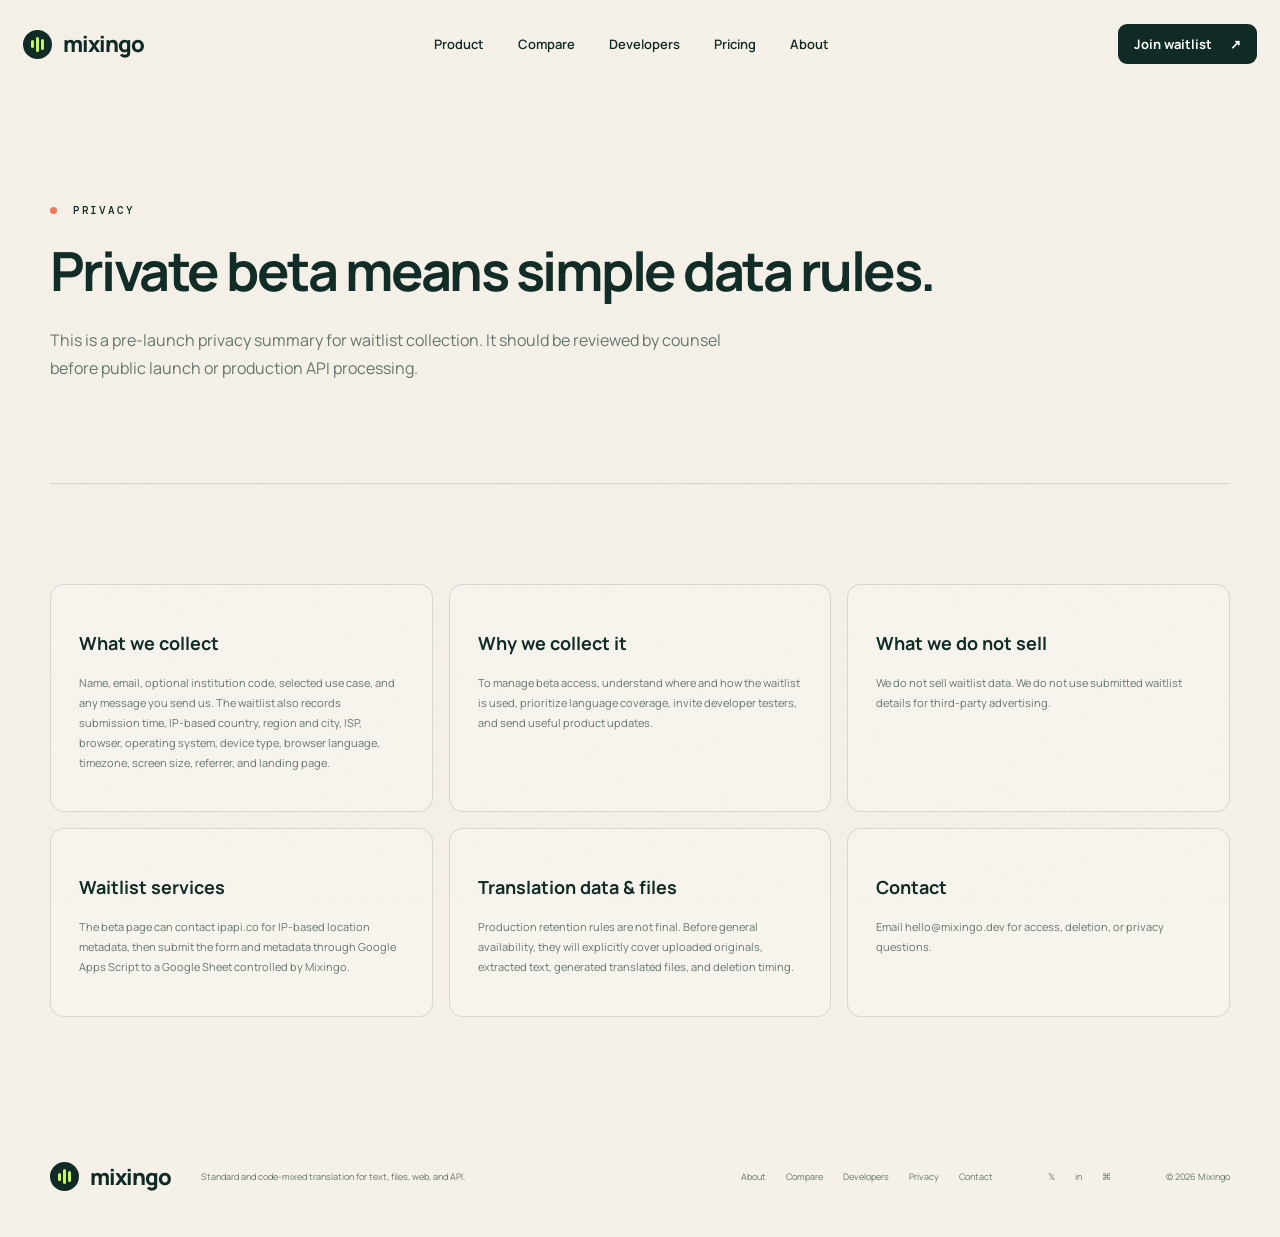
<file: privacy.html>
<!doctype html>
<html lang="en"><head><meta charset="UTF-8"><meta name="viewport" content="width=device-width,initial-scale=1"><meta name="description" content="How Mixingo handles private-beta waitlist information, submission metadata, translation data, and uploaded files."><meta name="robots" content="index, follow"><link rel="canonical" href="https://www.mixingo.dev/privacy.html"><link rel="icon" href="/logo.svg" type="image/svg+xml"><meta property="og:title" content="Privacy — Mixingo"><meta property="og:description" content="Mixingo's private-beta privacy and data-handling summary."><meta property="og:url" content="https://www.mixingo.dev/privacy.html"><meta property="og:type" content="website"><meta property="og:site_name" content="Mixingo"><meta name="twitter:card" content="summary"><meta name="twitter:title" content="Privacy — Mixingo"><meta name="twitter:description" content="Mixingo's private-beta privacy and data-handling summary."><title>Privacy &amp; Data Handling | Mixingo</title><link rel="preconnect" href="https://fonts.googleapis.com"><link rel="preconnect" href="https://fonts.gstatic.com" crossorigin><link href="https://fonts.googleapis.com/css2?family=DM+Mono:wght@400;500&family=Manrope:wght@400;500;600;700;800&display=swap" rel="stylesheet"><link rel="stylesheet" href="/src/style.css"><script type="application/ld+json">{"@context":"https://schema.org","@graph":[{"@type":"Organization","@id":"https://www.mixingo.dev/#organization","name":"Mixingo","url":"https://www.mixingo.dev/","logo":{"@type":"ImageObject","url":"https://www.mixingo.dev/logo.svg","width":512,"height":512},"email":"hello@mixingo.dev"},{"@type":"WebPage","@id":"https://www.mixingo.dev/privacy.html#webpage","url":"https://www.mixingo.dev/privacy.html","name":"Privacy & Data Handling | Mixingo","description":"Mixingo private-beta privacy and data-handling summary.","publisher":{"@id":"https://www.mixingo.dev/#organization"},"inLanguage":"en"}]}</script></head><body><div class="noise"></div><nav class="nav shell"><a class="brand" href="index.html"><span class="brand-mark"><i></i><i></i><i></i></span>mixingo</a><div class="nav-links"><a href="index.html#product">Product</a><a href="compare.html">Compare</a><a href="developers.html">Developers</a><a href="index.html#pricing">Pricing</a><a href="about.html">About</a></div><div class="nav-actions"><a class="button small" href="index.html#waitlist">Join waitlist <span>↗</span></a></div><button class="menu" aria-label="Open navigation" aria-expanded="false" aria-controls="mobileNav"><span></span><span></span></button><div class="mobile-nav" id="mobileNav"><a href="index.html">Home</a><a href="compare.html">Compare</a><a href="developers.html">Developers</a><a href="about.html">About</a><a class="button" href="index.html#waitlist">Join waitlist ↗</a></div></nav><main><section class="page-hero shell"><div class="eyebrow"><span></span> PRIVACY</div><h1>Private beta means simple data rules.</h1><p>This is a pre-launch privacy summary for waitlist collection. It should be reviewed by counsel before public launch or production API processing.</p></section><section class="page-section shell"><div class="page-grid"><article class="page-card"><h3>What we collect</h3><p>Name, email, optional institution code, selected use case, and any message you send us. The waitlist also records submission time, IP-based country, region and city, ISP, browser, operating system, device type, browser language, timezone, screen size, referrer, and landing page.</p></article><article class="page-card"><h3>Why we collect it</h3><p>To manage beta access, understand where and how the waitlist is used, prioritize language coverage, invite developer testers, and send useful product updates.</p></article><article class="page-card"><h3>What we do not sell</h3><p>We do not sell waitlist data. We do not use submitted waitlist details for third-party advertising.</p></article><article class="page-card"><h3>Waitlist services</h3><p>The beta page can contact ipapi.co for IP-based location metadata, then submit the form and metadata through Google Apps Script to a Google Sheet controlled by Mixingo.</p></article><article class="page-card"><h3>Translation data &amp; files</h3><p>Production retention rules are not final. Before general availability, they will explicitly cover uploaded originals, extracted text, generated translated files, and deletion timing.</p></article><article class="page-card"><h3>Contact</h3><p>Email hello@mixingo.dev for access, deletion, or privacy questions.</p></article></div></section></main><footer class="footer shell"><a class="brand" href="index.html"><span class="brand-mark"><i></i><i></i><i></i></span>mixingo</a><p>Standard and code-mixed translation for text, files, web, and API.</p><div><a href="about.html">About</a><a href="compare.html">Compare</a><a href="developers.html">Developers</a><a href="privacy.html">Privacy</a><a href="mailto:hello@mixingo.dev">Contact</a></div><div class="socials"><a aria-label="Mixingo on X" href="https://x.com/mixingoapp">𝕏</a><a aria-label="Mixingo on LinkedIn" href="https://www.linkedin.com/company/mixingo">in</a><a aria-label="Mixingo on GitHub" href="https://github.com/mixingo">⌘</a></div><span>© 2026 Mixingo</span></footer><script type="module" src="/src/main.js"></script></body></html>
</file>
<file: src/style.css>
:root {
    --ink: #102b25;
    --cream: #f5f1e8;
    --paper: #fbf9f4;
    --mint: #c8f565;
    --green: #174f43;
    --orange: #ef7758;
    --line: rgba(16, 43, 37, .14);
    --muted: #65756f
}

* {
    box-sizing: border-box
}

html {
    scroll-behavior: smooth;
    max-width: 100vw;
    overflow-x: hidden
}

body {
    margin: 0;
    padding-top: 88px;
    background: var(--cream);
    color: var(--ink);
    font-family: Manrope, sans-serif;
    overflow-x: hidden;
    max-width: 100vw
}

.shell {
    width: min(1180px, calc(100% - 48px));
    margin: auto
}

.noise {
    position: fixed;
    inset: 0;
    pointer-events: none;
    opacity: .035;
    z-index: 99;
    background-image: url("data:image/svg+xml,%3Csvg viewBox='0 0 180 180' xmlns='http://www.w3.org/2000/svg'%3E%3Cfilter id='n'%3E%3CfeTurbulence type='fractalNoise' baseFrequency='.9' numOctaves='4' stitchTiles='stitch'/%3E%3C/filter%3E%3Crect width='100%25' height='100%25' filter='url(%23n)' opacity='.7'/%3E%3C/svg%3E")
}

.cursor-glow {
    position: fixed;
    width: 500px;
    height: 500px;
    border-radius: 50%;
    background: rgba(200, 245, 101, .12);
    filter: blur(80px);
    pointer-events: none;
    z-index: -1;
    transform: translate(-50%, -50%)
}

a {
    text-decoration: none;
    color: inherit
}

/* ── Navbar: invisible at top → floating pill on scroll ───────────────── */
.nav {
    height: 88px;
    display: flex;
    align-items: center;
    justify-content: space-between;
    position: fixed;
    top: 0;
    left: 0;
    right: 0;
    z-index: 200;
    border-radius: 0;
    border: 1px solid transparent;
    /* invisible — blends with hero */
    background: transparent;
    /* fully integrated with page bg */
    backdrop-filter: none;
    -webkit-backdrop-filter: none;
    box-shadow: none;
    padding: 0 22px;
    box-sizing: border-box;
    transition: top .42s cubic-bezier(.4, 0, .2, 1),
        left .42s cubic-bezier(.4, 0, .2, 1),
        right .42s cubic-bezier(.4, 0, .2, 1),
        height .42s cubic-bezier(.4, 0, .2, 1),
        border-radius .42s cubic-bezier(.4, 0, .2, 1),
        background .35s ease,
        box-shadow .35s ease,
        border-color .35s ease,
        transform .32s cubic-bezier(.4, 0, .2, 1)
}

/* Shell override: let left+right define width for both states */
.nav.shell {
    width: auto;
    max-width: none;
    margin: 0
}

/* ── Scrolled: morph into floating pill ── */
.nav.nav-scrolled {
    height: 58px;
    top: 20px;
    left: max(24px, calc(50% - 560px));
    right: max(24px, calc(50% - 560px));
    border-radius: 9999px;               /* true capsule — curved from sides */
    border: 1px solid rgba(16, 43, 37, .11);
    background: rgba(245, 241, 232, .9);
    backdrop-filter: blur(20px) saturate(1.8);
    -webkit-backdrop-filter: blur(20px) saturate(1.8);
    box-shadow: 0 8px 36px rgba(16, 43, 37, .09),
                0 1px 3px rgba(16, 43, 37, .06),
                inset 0 1px 0 rgba(255, 255, 255, .7);
    padding: 0 32px
}

/* ── Hidden: slide above viewport ── */
.nav.nav-hidden {
    transform: translateY(calc(-100% - 28px))
}



.brand {
    font-size: 22px;
    font-weight: 800;
    display: flex;
    align-items: center;
    gap: 11px;
    letter-spacing: -1px
}

.brand-mark {
    width: 29px;
    height: 29px;
    background: var(--ink);
    border-radius: 50%;
    display: flex;
    align-items: center;
    justify-content: center;
    gap: 2px
}

.brand-mark i {
    display: block;
    width: 3px;
    background: var(--mint);
    border-radius: 3px
}

.brand-mark i:nth-child(1) {
    height: 8px
}

.brand-mark i:nth-child(2) {
    height: 15px
}

.brand-mark i:nth-child(3) {
    height: 11px
}

.nav-links {
    display: flex;
    gap: 34px;
    font-size: 13px;
    font-weight: 600
}

.nav-links a,
.text-link {
    transition: .2s opacity
}

.nav-links a:hover,
.text-link:hover {
    opacity: .55
}

.nav-actions {
    display: flex;
    align-items: center;
    gap: 24px;
    font-size: 13px;
    font-weight: 700
}

.button {
    background: var(--ink);
    color: white;
    padding: 14px 20px;
    border-radius: 9px;
    display: inline-flex;
    gap: 18px;
    align-items: center;
    font-weight: 700;
    font-size: 13px;
    transition: .25s transform, .25s box-shadow
}

.button:hover {
    transform: translateY(-2px);
    box-shadow: 0 12px 25px rgba(16, 43, 37, .16)
}

.button.small {
    padding: 11px 16px
}

.menu {
    display: none;
    background: 0;
    border: 0;
    font-size: 22px;
    position: relative;
    z-index: 200   /* always above mobile-nav (z-index:150) within nav's stacking context */
}

.hero {
    text-align: center;
    padding: 110px 0 70px;
    position: relative
}

.eyebrow,
.section-label {
    font-family: 'DM Mono';
    font-size: 11px;
    letter-spacing: 1.8px;
    font-weight: 500
}

.eyebrow span {
    display: inline-block;
    width: 7px;
    height: 7px;
    background: var(--orange);
    border-radius: 50%;
    margin-right: 7px
}

.hero h1 {
    font-size: clamp(42px, 5.6vw, 72px);
    line-height: .95;
    letter-spacing: -4px;
    margin: 25px 0 30px;
    font-weight: 700
}

.hero h1 em,
.section-title em,
.pricing-title em,
.faq h2 em,
.final-cta em {
    font-family: Georgia, serif;
    font-weight: 400;
    color: var(--orange)
}

.hero-copy {
    font-size: 18px;
    line-height: 1.65;
    color: #52645e;
    max-width: 660px;
    margin: 0 auto 32px
}

.hero-actions {
    display: flex;
    justify-content: center;
    align-items: center;
    gap: 28px
}

.button.primary {
    background: var(--green);
    padding: 17px 22px
}

.watch {
    font-size: 13px;
    font-weight: 700;
    display: flex;
    align-items: center;
    gap: 10px
}

.watch b {
    display: grid;
    place-items: center;
    width: 31px;
    height: 31px;
    border: 1px solid var(--line);
    border-radius: 50%;
    font-size: 9px
}

.proof {
    display: flex;
    justify-content: center;
    align-items: center;
    margin-top: 42px;
    text-align: left;
    gap: 15px
}

.avatars {
    display: flex
}

.avatars span {
    width: 30px;
    height: 30px;
    border-radius: 50%;
    border: 2px solid var(--cream);
    margin-left: -7px;
    display: grid;
    place-items: center;
    background: #efe0c8;
    font-size: 11px;
    font-weight: 700
}

.avatars span:nth-child(2) {
    background: #d8e8c0
}

.avatars span:nth-child(3) {
    background: #f0c2ad
}

.avatars span:nth-child(4) {
    background: #bfcfdc
}

.proof strong,
.proof small {
    display: block
}

.proof strong {
    font-size: 11px
}

.proof small {
    font-size: 9px;
    color: var(--muted);
    margin-top: 3px
}

.orb {
    position: absolute;
    border-radius: 50%;
    filter: blur(2px);
    z-index: -1
}

.orb-one {
    width: 300px;
    height: 300px;
    background: rgba(200, 245, 101, .27);
    left: -170px;
    top: 110px
}

.orb-two {
    width: 150px;
    height: 150px;
    background: rgba(239, 119, 88, .12);
    right: -40px;
    top: 260px
}

.demo-wrap {
    position: relative;
    padding: 0 0 130px
}

.demo-glow {
    position: absolute;
    width: 80%;
    height: 70%;
    left: 10%;
    top: 12%;
    background: #b5e763;
    filter: blur(90px);
    opacity: .18
}

.translator-card {
    position: relative;
    background: var(--paper);
    border: 1px solid rgba(16, 43, 37, .18);
    border-radius: 16px;
    box-shadow: 0 35px 80px rgba(20, 45, 38, .13);
    overflow: hidden;
    z-index: 1
}

.window-bar {
    height: 48px;
    border-bottom: 1px solid var(--line);
    display: flex;
    align-items: center;
    justify-content: space-between;
    padding: 0 18px;
    font-family: 'DM Mono';
    font-size: 9px;
    color: #88948f
}

.dots {
    display: flex;
    gap: 5px
}

.dots i {
    width: 7px;
    height: 7px;
    border-radius: 50%;
    background: #d9d6ce
}

.dots i:first-child {
    background: var(--orange)
}

.secure {
    color: #6b8f67
}

.translator {
    display: grid;
    grid-template-columns: 1fr 1fr;
    min-height: 315px;
    position: relative
}

.input-panel,
.output-panel {
    padding: 25px 28px;
    display: flex;
    flex-direction: column
}

.input-panel {
    border-right: 1px solid var(--line)
}

.select-row {
    display: flex;
    justify-content: space-between;
    align-items: center
}

.select-row button {
    border: 0;
    background: 0;
    font: 700 11px Manrope;
    color: var(--ink)
}

.char-count,
.detected {
    font: 9px 'DM Mono';
    color: #8c9692
}

.detected i {
    display: inline-block;
    width: 5px;
    height: 5px;
    background: var(--mint);
    border-radius: 50%
}

textarea {
    resize: none;
    flex: 1;
    border: 0;
    outline: 0;
    background: transparent;
    font: 500 23px/1.55 Manrope;
    color: var(--ink);
    padding: 42px 0 10px
}

.input-foot,
.output-foot {
    display: flex;
    justify-content: space-between;
    align-items: center
}

.icon-btn {
    width: 30px;
    height: 30px;
    background: transparent;
    border: 1px solid var(--line);
    border-radius: 7px;
    color: var(--muted)
}

.input-foot .icon-btn+button {
    margin-left: 6px
}

.swap {
    position: absolute;
    left: 50%;
    top: 50%;
    transform: translate(-50%, -50%);
    width: 35px;
    height: 35px;
    border-radius: 50%;
    border: 1px solid var(--line);
    background: var(--paper);
    z-index: 2;
    color: var(--ink)
}

.result {
    flex: 1;
    font: 500 23px/1.55 Manrope;
    padding: 42px 0 10px
}

.output-foot>span {
    font: 9px 'DM Mono';
    color: #628047
}

.spark {
    color: #85ad3a
}

.demo-footer {
    height: 58px;
    background: #eff3e7;
    border-top: 1px solid var(--line);
    display: flex;
    align-items: center;
    justify-content: space-between;
    padding: 0 18px;
    font-size: 10px;
    color: #65756f
}

.demo-footer>span>i {
    display: inline-block;
    width: 6px;
    height: 6px;
    border-radius: 50%;
    background: #84b138;
    margin-right: 6px
}

.demo-footer button {
    border: 0;
    background: var(--green);
    color: white;
    padding: 10px 14px;
    border-radius: 7px;
    font: 700 11px Manrope
}

.demo-footer kbd {
    opacity: .6;
    margin-left: 12px
}

.floating-note {
    position: absolute;
    z-index: 3;
    background: var(--paper);
    border: 1px solid var(--line);
    box-shadow: 0 18px 35px rgba(16, 43, 37, .12);
    border-radius: 11px;
    padding: 12px 15px;
    display: flex;
    align-items: center;
    gap: 11px;
    animation: float 4s ease-in-out infinite
}

.floating-note>span {
    width: 27px;
    height: 27px;
    border-radius: 7px;
    background: #e3f7b3;
    display: grid;
    place-items: center
}

.floating-note b,
.floating-note small {
    display: block
}

.floating-note b {
    font-size: 10px
}

.floating-note small {
    font-size: 8px;
    color: var(--muted);
    margin-top: 2px
}

.note-one {
    left: -38px;
    top: 90px
}

.note-two {
    right: -35px;
    bottom: 82px;
    animation-delay: -2s
}

@keyframes float {
    50% {
        transform: translateY(-8px)
    }
}

.marquee {
    overflow: hidden;
    background: var(--ink);
    color: white;
    height: 60px;
    display: flex;
    align-items: center;
    transform: rotate(-1deg) scale(1.02)
}

.marquee div {
    white-space: nowrap;
    font: 500 12px 'DM Mono';
    letter-spacing: 2px;
    animation: marquee 22s linear infinite
}

.marquee span {
    color: var(--mint);
    margin: 0 26px
}

@keyframes marquee {
    to {
        transform: translateX(-50%)
    }
}

.problem,
.features,
.pricing,
.faq {
    padding: 145px 0
}

.section-label {
    color: #687973;
    margin-bottom: 45px
}

.problem-grid {
    display: grid;
    grid-template-columns: 1.25fr .75fr;
    align-items: end;
    margin-bottom: 70px
}

.problem h2,
.section-title h2,
.pricing-title h2,
.faq h2 {
    font-size: clamp(46px, 6vw, 76px);
    line-height: 1.02;
    letter-spacing: -4px;
    margin: 0
}

.problem h2 span {
    text-decoration: line-through;
    text-decoration-color: var(--orange);
    font-family: Georgia, serif;
    font-weight: 400
}

.problem-grid>div {
    font-size: 15px;
    line-height: 1.7
}

.problem-grid .muted {
    color: var(--muted);
    font-size: 13px
}

.compare-grid {
    display: grid;
    grid-template-columns: 1fr 1fr;
    gap: 18px
}

.compare {
    border: 1px solid var(--line);
    border-radius: 14px;
    padding: 26px;
    background: rgba(255, 255, 255, .3)
}

.compare.new {
    background: var(--green);
    color: white;
    transform: rotate(1deg);
    box-shadow: 0 25px 45px rgba(16, 43, 37, .13)
}

.compare-head {
    display: flex;
    justify-content: space-between;
    font-size: 11px;
    font-weight: 700
}

.compare-head i {
    font-style: normal;
    font: 9px 'DM Mono';
    border: 1px solid currentColor;
    border-radius: 20px;
    padding: 5px 8px;
    opacity: .6
}

.compare-head b {
    color: var(--mint)
}

.prompt {
    font: 500 20px 'DM Mono';
    padding: 28px 0;
    border-bottom: 1px solid var(--line)
}

.new .prompt {
    border-color: rgba(255, 255, 255, .14)
}

.bad-output,
.good-output {
    display: flex;
    gap: 15px;
    align-items: flex-start;
    padding-top: 10px
}

.bad-output>span,
.good-output>span {
    display: grid;
    place-items: center;
    width: 24px;
    height: 24px;
    border-radius: 50%;
    background: #eac9bf;
    color: #a94a31;
    font-size: 11px;
    flex: none
}

.good-output>span {
    background: var(--mint);
    color: var(--ink)
}

.bad-output p,
.good-output p {
    margin: 0;
    font-size: 16px;
    font-weight: 600
}

.bad-output small,
.good-output small {
    display: block;
    font-size: 9px;
    font-weight: 400;
    color: var(--muted);
    margin-top: 6px
}

.good-output small {
    color: #a7c2b9
}

.features {
    border-top: 1px solid var(--line)
}

.section-title,
.pricing-title {
    display: flex;
    justify-content: space-between;
    align-items: end;
    margin-bottom: 65px
}


.section-title>p {
    max-width: 380px;
    font-size: 14px;
    line-height: 1.7;
    color: var(--muted)
}

.feature-grid {
    display: grid;
    grid-template-columns: 1.1fr .9fr;
    gap: 16px
}

.feature {
    min-height: 445px;
    border: 1px solid var(--line);
    border-radius: 14px;
    padding: 26px;
    background: rgba(255, 255, 255, .25);
    display: flex;
    flex-direction: column;
    transition: .35s transform, .35s box-shadow
}

.feature:hover {
    transform: translateY(-6px);
    box-shadow: 0 25px 45px rgba(16, 43, 37, .1)
}

.feature-visual {
    height: 250px;
    display: grid;
    place-items: center;
    position: relative
}

.num {
    font: 10px 'DM Mono';
    color: #85918d
}

.feature h3 {
    font-size: 21px;
    margin: 12px 0 7px
}

.feature p {
    font-size: 11px;
    color: var(--muted);
    max-width: 360px;
    line-height: 1.65;
    margin: 0
}

.language-cloud span {
    position: absolute;
    font: 600 16px 'DM Mono';
    background: var(--paper);
    padding: 10px 15px;
    border: 1px solid var(--line);
    border-radius: 8px;
    box-shadow: 0 9px 22px rgba(16, 43, 37, .08)
}

.language-cloud span:nth-child(1) {
    left: 9%;
    top: 28%;
    transform: rotate(-8deg)
}

.language-cloud span:nth-child(2) {
    right: 6%;
    top: 23%;
    transform: rotate(7deg)
}

.language-cloud span:nth-child(3) {
    left: 25%;
    bottom: 16%;
    transform: rotate(3deg)
}

.language-cloud span:nth-child(4) {
    right: 17%;
    bottom: 14%;
    transform: rotate(-5deg)
}

.language-cloud span:nth-child(5) {
    left: 42%;
    top: 8%
}

.language-cloud div {
    width: 75px;
    height: 75px;
    border-radius: 50%;
    display: grid;
    place-items: center;
    background: var(--green);
    color: var(--mint);
    font-size: 25px;
    box-shadow: 0 0 0 15px rgba(200, 245, 101, .22)
}

.tone {
    display: block;
    text-align: center;
    padding-top: 60px
}

.wave {
    font-size: 27px;
    letter-spacing: 3px;
    color: var(--orange);
    margin-bottom: 35px
}

.tone span {
    font: 9px 'DM Mono';
    border: 1px solid var(--line);
    padding: 6px 9px;
    border-radius: 20px;
    margin: 3px
}

.tone span:nth-of-type(2) {
    background: var(--ink);
    color: white
}

.script>div {
    text-align: center;
    font: 500 26px 'DM Mono';
    line-height: 1.65
}

.script span {
    color: var(--orange)
}

.script b {
    font: 400 11px Manrope;
    color: var(--muted)
}

.feature-wide {
    grid-column: 1/-1;
    min-height: 350px;
    background: var(--green);
    color: white;
    display: grid;
    grid-template-columns: 1fr 1fr;
    align-items: center;
    padding: 50px
}

.feature-wide p {
    color: #aac0ba
}

.feature-wide a {
    font-size: 11px;
    font-weight: 700;
    display: inline-block;
    margin-top: 25px;
    border-bottom: 1px solid var(--mint);
    padding-bottom: 5px;
    color: var(--mint)
}

pre {
    background: #103a32;
    border: 1px solid rgba(255, 255, 255, .12);
    border-radius: 11px;
    padding: 30px;
    font: 12px/2 'DM Mono';
    color: white;
    box-shadow: 0 20px 35px rgba(0, 0, 0, .15)
}

code span {
    color: var(--mint)
}

code i {
    color: #edaa90;
    font-style: normal
}

.comment {
    color: #78988f
}

.pricing {
    border-top: 1px solid var(--line)
}

.toggle {
    border: 1px solid var(--line);
    padding: 4px;
    border-radius: 9px;
    display: inline-flex !important;
    flex-direction: row !important;
    align-items: center;
    width: max-content;
}

.toggle button {
    border: 0;
    background: transparent;
    padding: 9px 12px;
    border-radius: 6px;
    font: 600 10px Manrope;
    white-space: nowrap;
}

.toggle .active {
    background: var(--ink);
    color: white
}

.toggle span {
    color: #73962f;
    font-size: 8px;
    margin-left: 4px
}

.plans {
    display: grid;
    grid-template-columns: repeat(3, 1fr);
    gap: 14px
}

.plans article {
    border: 1px solid var(--line);
    border-radius: 13px;
    padding: 30px;
    background: rgba(255, 255, 255, .2);
    position: relative
}

.plans .popular {
    background: var(--ink);
    color: white;
    transform: translateY(-12px);
    box-shadow: 0 28px 50px rgba(16, 43, 37, .16)
}

.popular-tag {
    position: absolute;
    right: 16px;
    top: 15px;
    background: var(--mint);
    color: var(--ink);
    font: 500 8px 'DM Mono';
    padding: 5px 8px;
    border-radius: 20px
}

.plan-name {
    font: 500 9px 'DM Mono';
    letter-spacing: 1.5px;
    color: var(--orange)
}

.plans h3 {
    font-size: 35px;
    margin: 22px 0 8px;
    letter-spacing: -2px
}

.plans h3 sup {
    font-size: 15px
}

.plans h3 small {
    font-size: 10px;
    letter-spacing: 0;
    color: #94aaa4
}

.plans p {
    font-size: 10px;
    line-height: 1.6;
    color: var(--muted);
    height: 34px
}

.popular p {
    color: #9cb2ac
}

.plan-button {
    display: block;
    text-align: center;
    border: 1px solid var(--line);
    padding: 12px;
    border-radius: 7px;
    font-size: 10px;
    font-weight: 700;
    margin: 26px 0
}

.popular .plan-button {
    background: var(--mint);
    color: var(--ink)
}

.plans ul {
    padding: 0;
    list-style: none;
    font-size: 10px;
    line-height: 2.5;
    color: #52645e
}

.popular ul {
    color: #c0d0cc
}

.annual-note {
    text-align: center;
    font-size: 10px;
    color: var(--muted);
    margin-top: 30px
}

.document-section {
    padding: 0 0 145px
}

.document-feature {
    min-height: 520px;
    border-radius: 20px;
    background: var(--orange);
    color: var(--ink);
    display: grid;
    grid-template-columns: minmax(0, 1.2fr) minmax(330px, .8fr);
    align-items: center;
    gap: 56px;
    padding: 64px;
    overflow: hidden;
    position: relative;
    isolation: isolate;
    box-shadow: 0 30px 70px rgba(83, 33, 20, .12);
    min-width: 0
}

.document-feature::before,
.document-feature::after {
    content: '';
    position: absolute;
    border-radius: 50%;
    pointer-events: none;
    z-index: -1
}

.document-feature::before {
    width: 420px;
    height: 420px;
    right: -90px;
    top: -180px;
    border: 1px solid rgba(16, 43, 37, .13);
    box-shadow: 0 0 0 70px rgba(16, 43, 37, .025), 0 0 0 140px rgba(16, 43, 37, .018)
}

.document-feature::after {
    width: 230px;
    height: 230px;
    left: 42%;
    bottom: -175px;
    background: rgba(200, 245, 101, .13);
    filter: blur(10px)
}

.document-copy {
    max-width: 660px;
    min-width: 0;
    position: relative;
    z-index: 2
}

.document-eyebrow {
    width: fit-content;
    display: inline-flex;
    align-items: center;
    gap: 8px;
    font: 500 9px 'DM Mono';
    letter-spacing: 1.35px;
    background: rgba(16, 43, 37, .11);
    border: 1px solid rgba(16, 43, 37, .12);
    padding: 7px 10px;
    border-radius: 999px
}

.document-eyebrow i {
    width: 6px;
    height: 6px;
    border-radius: 50%;
    background: var(--mint);
    box-shadow: 0 0 0 4px rgba(200, 245, 101, .2)
}

.document-feature h2 {
    font-size: clamp(44px, 5vw, 64px);
    line-height: 1;
    letter-spacing: -3.5px;
    margin: 25px 0 18px
}

.document-feature h2 em {
    font-family: Georgia, serif;
    font-weight: 400;
    color: var(--ink)
}

.document-lead {
    font-size: 13px;
    line-height: 1.8;
    max-width: 620px;
    margin: 0;
    color: var(--ink)
}

.document-formats {
    display: flex;
    flex-wrap: wrap;
    gap: 8px;
    margin: 24px 0;
    padding: 0;
    list-style: none
}

.document-formats li {
    border-radius: 999px;
    background: var(--ink);
    color: var(--mint);
    padding: 8px 12px;
    font: 500 9px 'DM Mono';
    letter-spacing: .8px
}

.document-fidelity {
    display: grid;
    grid-template-columns: 1fr 1fr;
    gap: 10px;
    margin-top: 6px
}

.document-fidelity article {
    display: flex;
    align-items: flex-start;
    gap: 11px;
    min-height: 142px;
    padding: 16px;
    border: 1px solid rgba(16, 43, 37, .13);
    border-radius: 12px;
    background: rgba(251, 249, 244, .25)
}

.document-fidelity article>span {
    flex: none;
    font: 500 10px 'DM Mono';
    color: var(--ink);
    padding-top: 2px
}

.document-fidelity article>div {
    min-width: 0
}

.document-fidelity h3 {
    font-size: 12px;
    line-height: 1.35;
    margin: 0 0 7px
}

.document-fidelity p {
    font-size: 11px;
    line-height: 1.65;
    margin: 0;
    color: var(--ink)
}

.document-link {
    display: inline-flex;
    align-items: center;
    gap: 12px;
    margin-top: 22px;
    padding: 13px 16px;
    border-radius: 8px;
    background: var(--green);
    color: white;
    font-size: 11px;
    font-weight: 700;
    transition: transform .25s, box-shadow .25s
}

.document-link:hover {
    transform: translateY(-2px);
    box-shadow: 0 12px 24px rgba(16, 43, 37, .16)
}

.document-visual {
    width: 100%;
    min-width: 0;
    min-height: 390px;
    display: grid;
    place-items: center;
    position: relative;
    z-index: 1
}

.document-visual::before {
    content: '';
    position: absolute;
    width: min(330px, 100%);
    aspect-ratio: 1;
    height: auto;
    border: 1px solid rgba(16, 43, 37, .15);
    border-radius: 50%;
    box-shadow: inset 0 0 70px rgba(251, 249, 244, .08)
}

.document-stack {
    position: relative;
    width: 100%;
    max-width: 330px;
    height: 350px
}

.document-sheet {
    width: 225px;
    height: 305px;
    border-radius: 14px;
    position: absolute;
    left: 50%;
    margin-left: -112.5px;
    top: 20px;
    border: 1px solid rgba(16, 43, 37, .12);
    transition: transform .45s cubic-bezier(.2, .8, .2, 1)
}

.document-sheet>span {
    position: absolute;
    left: 20px;
    top: 18px;
    font: 700 9px 'DM Mono';
    letter-spacing: 1px
}

.sheet-back {
    background: #bd5137;
    color: var(--paper);
    transform: translate(-34px, 10px) rotate(-13deg)
}

.sheet-middle {
    background: #f3b49f;
    transform: translate(31px, 5px) rotate(11deg)
}

.sheet-front {
    background: var(--paper);
    color: var(--ink);
    padding: 22px;
    box-shadow: 0 28px 48px rgba(83, 33, 20, .24)
}

.document-feature:hover .sheet-back {
    transform: translate(-42px, 10px) rotate(-15deg)
}

.document-feature:hover .sheet-middle {
    transform: translate(40px, 5px) rotate(13deg)
}

.document-feature:hover .sheet-front {
    transform: translateY(-7px)
}

.sheet-head {
    display: flex;
    align-items: center;
    justify-content: space-between;
    margin-bottom: 18px
}

.sheet-head span {
    font: 700 10px 'DM Mono';
    color: var(--orange)
}

.sheet-head small {
    font: 500 7px 'DM Mono';
    letter-spacing: .5px;
    color: var(--muted)
}

.sheet-image {
    height: 78px;
    border-radius: 8px;
    overflow: hidden;
    position: relative;
    background: linear-gradient(135deg, #c8f565 0 45%, #174f43 45% 72%, #f0b29e 72%)
}

.sheet-image i {
    position: absolute;
    width: 40px;
    height: 40px;
    border-radius: 50%;
    right: 20px;
    top: 18px;
    border: 1px solid rgba(251, 249, 244, .65)
}

.sheet-image b {
    position: absolute;
    width: 58px;
    height: 8px;
    left: 16px;
    bottom: 16px;
    border-radius: 5px;
    background: rgba(251, 249, 244, .72)
}

.sheet-lines {
    margin: 18px 0
}

.sheet-lines i {
    display: block;
    height: 5px;
    background: #d9ded9;
    border-radius: 4px;
    margin-top: 9px
}

.sheet-lines i:nth-child(2) {
    width: 84%
}

.sheet-lines i:nth-child(3) {
    width: 92%
}

.sheet-lines i:nth-child(4) {
    width: 62%
}

.sheet-status {
    height: 42px;
    border-radius: 8px;
    background: #eaf0e0;
    display: flex;
    align-items: center;
    gap: 8px;
    padding: 0 11px;
    font: 500 8px 'DM Mono'
}

.sheet-status b {
    font-weight: 500
}

.sheet-status em {
    display: grid;
    place-items: center;
    width: 22px;
    height: 22px;
    border-radius: 50%;
    margin-left: auto;
    background: var(--green);
    color: var(--mint);
    font-style: normal
}

.document-orbit {
    position: absolute;
    z-index: 3;
    min-width: 55px;
    padding: 9px 11px;
    border-radius: 8px;
    background: var(--paper);
    box-shadow: 0 12px 28px rgba(83, 33, 20, .16);
    text-align: center;
    font: 700 8px 'DM Mono';
    letter-spacing: .7px;
    animation: document-drift 4s ease-in-out infinite
}

.orbit-one {
    left: -4px;
    top: 64px
}

.orbit-two {
    right: -12px;
    bottom: 70px;
    animation-delay: -2s
}

@keyframes document-drift {
    50% {
        transform: translateY(-8px)
    }
}

.faq {
    display: grid;
    grid-template-columns: .7fr 1.3fr;
    gap: 100px
}

.accordion details {
    border-bottom: 1px solid var(--line);
    padding: 21px 0
}

.accordion summary {
    list-style: none;
    display: flex;
    justify-content: space-between;
    font-size: 14px;
    font-weight: 700;
    cursor: pointer
}

.accordion summary::-webkit-details-marker {
    display: none
}

.accordion summary span {
    font-size: 20px;
    font-weight: 400;
    transition: .2s
}

.accordion details[open] summary span {
    transform: rotate(45deg)
}

.accordion p {
    font-size: 11px;
    line-height: 1.8;
    color: var(--muted);
    max-width: 590px
}

.final-cta {
    background: var(--green);
    color: white;
    text-align: center;
    padding: 120px 0;
    position: relative;
    overflow: hidden
}

.final-cta .shell {
    position: relative
}

.mini-mark {
    display: grid;
    place-items: center;
    margin: auto;
    width: 42px;
    height: 42px;
    border-radius: 50%;
    background: var(--mint);
    color: var(--ink)
}

.final-cta h2 {
    font-size: clamp(32px, 4.5vw, 56px);
    letter-spacing: -3px;
    line-height: 1.04;
    margin: 30px 0 20px
}

.final-cta p {
    font-size: 14px;
    color: #a9c3bc
}

.button.light {
    background: var(--mint);
    color: var(--ink);
    margin: 18px 0
}

.final-cta small {
    display: block;
    color: #91aaa4;
    font-size: 9px
}

.cta-orb {
    position: absolute;
    width: 600px;
    height: 600px;
    border-radius: 50%;
    border: 1px solid rgba(200, 245, 101, .15);
    left: 50%;
    top: 50%;
    transform: translate(-50%, -50%);
    box-shadow: 0 0 0 100px rgba(200, 245, 101, .025), 0 0 0 200px rgba(200, 245, 101, .015)
}

.footer {
    height: 120px;
    display: flex;
    align-items: center;
    gap: 30px;
    font-size: 9px;
    color: var(--muted)
}

.footer>p {
    flex: 1
}

.footer>div {
    display: flex;
    gap: 20px;
    margin-right: 25px
}

.footer .brand {
    color: var(--ink)
}

.reveal {
    opacity: 0;
    transform: translateY(22px);
    transition: opacity .8s ease, transform .8s ease
}

.reveal.visible {
    opacity: 1;
    transform: none
}

.delay-1 {
    transition-delay: .1s
}

.delay-2 {
    transition-delay: .2s
}

.delay-3 {
    transition-delay: .3s
}

@media(max-width:800px) {
    .shell {
        width: calc(100% - 40px)
    }

    .nav-links,
    .nav-actions {
        display: none
    }

    .menu {
        display: block
    }

    .hero {
        padding-top: 75px;
        padding-bottom: 50px
    }

    .hero h1 {
        letter-spacing: -4px
    }

    .hero-copy {
        font-size: 15px
    }

    .hero-actions {
        gap: 20px
    }

    .translator {
        grid-template-columns: 1fr
    }

    .input-panel {
        border-right: 0;
        border-bottom: 1px solid var(--line)
    }

    .swap {
        top: 50%;
        left: 50%
    }

    .floating-note {
        display: none
    }

    .problem-grid,
    .section-title,
    .pricing-title {
        display: block
    }

    .faq {
        display: block
    }

    .problem-grid>div,
    .section-title>p {
        margin-top: 30px
    }

    .section-title>p {
        max-width: 100%
    }

    .compare-grid,
    .feature-grid,
    .plans {
        grid-template-columns: 1fr
    }

    .compare.new {
        transform: none
    }

    .feature-wide {
        grid-column: auto;
        grid-template-columns: 1fr;
        padding: 30px;
        min-height: auto
    }

    .plans .popular {
        transform: none
    }

    .document-section {
        padding-bottom: 90px
    }

    .document-feature {
        grid-template-columns: 1fr;
        padding: 45px 36px;
        gap: 28px
    }

    .document-copy {
        max-width: 100%
    }

    .document-visual {
        min-height: 330px
    }

    .faq {
        padding: 90px 0
    }

    .faq .accordion {
        margin-top: 35px
    }

    .section-label {
        margin-bottom: 28px
    }

    .footer {
        height: auto;
        padding: 40px 0;
        flex-wrap: wrap
    }

    .footer>p {
        flex-basis: 100%;
        order: 2
    }

    .footer>div {
        order: 3
    }

    .footer>.brand {
        order: 1
    }

    .footer>.socials {
        order: 4
    }
}

/* Production polish: navigation, comparison, waitlist and mobile system */
.demo-status {
    display: flex;
    align-items: center;
    justify-content: center;
    gap: 8px;
    margin: 0 auto 12px;
    font: 500 9px 'DM Mono';
    letter-spacing: .4px;
    color: var(--muted)
}

.demo-status span {
    width: 6px;
    height: 6px;
    border-radius: 50%;
    background: var(--orange);
    box-shadow: 0 0 0 4px rgba(239, 119, 88, .12)
}

.demo-lock {
    font: 500 9px 'DM Mono';
    color: var(--muted)
}

textarea[readonly] {
    cursor: default
}

.demo-join {
    background: var(--green);
    color: #fff;
    padding: 10px 14px;
    border-radius: 7px;
    font: 700 11px Manrope
}

.mobile-nav {
    display: none
}

.menu {
    width: 42px;
    height: 42px;
    border: 1px solid var(--line);
    border-radius: 50%;
    position: relative;
    z-index: 200
}

.menu span {
    position: absolute;
    left: 12px;
    width: 17px;
    height: 1.5px;
    background: var(--ink);
    transition: .25s
}

.menu span:first-child {
    top: 16px
}

.menu span:last-child {
    top: 23px
}

.comparison {
    padding: 145px 0;
    border-top: 1px solid var(--line)
}

.compare-intro {
    display: flex;
    justify-content: space-between;
    align-items: end;
    margin-bottom: 52px
}

.compare-intro h2,
.waitlist h2,
.page-hero h1 {
    font-size: clamp(34px, 4.5vw, 54px);
    line-height: 1.08;
    letter-spacing: -2.5px;
    margin: 0
}

.compare-intro h2 em,
.waitlist h2 em,
.page-hero h1 em {
    font-family: Georgia, serif;
    font-weight: 400;
    color: var(--orange)
}

.compare-intro p {
    max-width: 520px;
    font-size: 13px;
    line-height: 1.75;
    color: var(--muted);
    margin: 20px 0 0
}

.text-arrow {
    font-size: 11px;
    font-weight: 700;
    border-bottom: 1px solid var(--ink);
    padding-bottom: 6px;
    white-space: nowrap
}

.comparison-table {
    overflow-x: auto;
    border: 1px solid var(--line);
    border-radius: 14px;
    background: rgba(255, 255, 255, .25);
    scrollbar-width: thin
}

.comparison-table table {
    border-collapse: collapse;
    width: 100%;
    min-width: 780px
}

.comparison-table th,
.comparison-table td {
    text-align: left;
    padding: 20px 22px;
    border-bottom: 1px solid var(--line);
    font-size: 11px
}

.comparison-table th {
    font: 500 9px 'DM Mono';
    letter-spacing: .6px;
    color: var(--muted)
}

.comparison-table tbody tr:last-child td {
    border-bottom: 0
}

.comparison-table td:first-child {
    font-weight: 700
}

.comparison-table .mixingo-col {
    background: rgba(200, 245, 101, .16)
}

.comparison-table th.mixingo-col {
    color: var(--green)
}

.comparison-note {
    font-size: 9px;
    line-height: 1.7;
    color: var(--muted);
    margin-top: 14px
}

.comparison-note a {
    text-decoration: underline
}

.waitlist {
    margin-top: 145px;
    margin-bottom: 145px;
    background: var(--ink);
    color: white;
    border-radius: 20px;
    padding: 75px;
    display: grid;
    grid-template-columns: 1fr .8fr;
    gap: 90px;
    position: relative;
    overflow: hidden
}

.waitlist:before {
    content: "";
    position: absolute;
    width: 420px;
    height: 420px;
    border: 1px solid rgba(200, 245, 101, .1);
    border-radius: 50%;
    left: -180px;
    bottom: -260px;
    box-shadow: 0 0 0 80px rgba(200, 245, 101, .025), 0 0 0 160px rgba(200, 245, 101, .015)
}

.waitlist .section-label {
    color: #9db3ad
}

.waitlist-copy {
    position: relative
}

.waitlist-copy>p {
    color: #a9bdb7;
    font-size: 13px;
    line-height: 1.75;
    max-width: 520px
}

.waitlist ul {
    list-style: none;
    padding: 25px 0 0;
    margin: 0
}

.waitlist li {
    padding: 13px 0;
    border-top: 1px solid rgba(255, 255, 255, .1);
    font-size: 11px
}

.waitlist li span {
    font: 9px 'DM Mono';
    color: var(--mint);
    margin-right: 20px
}

.waitlist-form {
    background: var(--paper);
    color: var(--ink);
    border-radius: 14px;
    padding: 30px;
    display: flex;
    flex-direction: column;
    position: relative
}

.waitlist-form label {
    font: 600 9px 'DM Mono';
    letter-spacing: .4px;
    margin: 0 0 7px
}

.waitlist-form input,
.waitlist-form select {
    width: 100%;
    border: 1px solid rgba(16, 43, 37, .16);
    background: #fff;
    border-radius: 8px;
    padding: 13px 14px;
    margin-bottom: 18px;
    color: var(--ink);
    font: 500 12px Manrope;
    outline: none
}

.waitlist-form input:focus,
.waitlist-form select:focus {
    border-color: var(--green);
    box-shadow: 0 0 0 3px rgba(23, 79, 67, .09)
}

.waitlist-form button {
    border: 0;
    justify-content: center;
    cursor: pointer
}

.waitlist-form small {
    text-align: center;
    font-size: 8px;
    color: var(--muted);
    margin-top: 12px;
    margin-bottom: 0;
    line-height: 1.5
}

.waitlist-form {
    justify-content: flex-start
}

/* ── Social Proof ─────────────────────────────────────────────────── */
.social-proof {
    padding: 100px 0;
    border-top: 1px solid var(--line)
}

.social-proof-grid {
    display: grid;
    grid-template-columns: repeat(3, 1fr);
    gap: 18px;
    margin-top: 50px
}

.testimonial {
    border: 1px solid var(--line);
    border-radius: 14px;
    padding: 30px;
    background: rgba(255, 255, 255, .25);
    display: flex;
    flex-direction: column;
    gap: 18px
}

.testimonial blockquote {
    margin: 0;
    font-size: 14px;
    line-height: 1.7;
    font-weight: 500;
    color: var(--ink)
}

.testimonial-author {
    display: flex;
    align-items: center;
    gap: 12px;
    margin-top: auto
}

.testimonial-avatar {
    width: 36px;
    height: 36px;
    border-radius: 50%;
    display: grid;
    place-items: center;
    font-size: 14px;
    font-weight: 700;
    flex-shrink: 0
}

.testimonial-author cite {
    font-style: normal;
    font-size: 11px;
    font-weight: 700;
    display: block
}

.testimonial-author small {
    font-size: 9px;
    color: var(--muted);
    display: block;
    margin-top: 2px
}

/* ── Live Comparison Block ─────────────────────────────────────── */
.live-compare {
    padding: 90px 0;
    border-top: 1px solid var(--line)
}

.live-compare h2 {
    font-size: clamp(30px, 4vw, 48px);
    letter-spacing: -2px;
    margin-bottom: 14px
}

.live-compare > p {
    font-size: 13px;
    color: var(--muted);
    max-width: 620px;
    line-height: 1.7;
    margin-bottom: 40px
}

.live-compare-sentence {
    background: var(--paper);
    border: 1px solid var(--line);
    border-radius: 12px;
    padding: 24px;
    margin-bottom: 20px;
    font: 500 16px 'DM Mono';
    color: var(--ink)
}

.live-compare-sentence small {
    display: block;
    font: 400 9px 'DM Mono';
    color: var(--muted);
    margin-bottom: 10px;
    letter-spacing: 1px
}

.tool-outputs {
    display: grid;
    grid-template-columns: repeat(2, 1fr);
    gap: 14px
}

.tool-output {
    border: 1px solid var(--line);
    border-radius: 12px;
    padding: 22px;
    background: rgba(255, 255, 255, .25)
}

.tool-output.mixingo-output {
    background: var(--green);
    color: white;
    border-color: var(--green)
}

.tool-output-name {
    font: 600 9px 'DM Mono';
    letter-spacing: 1px;
    margin-bottom: 12px;
    display: flex;
    justify-content: space-between;
    align-items: center
}

.tool-output-name .accuracy-tag {
    font: 500 8px 'DM Mono';
    padding: 3px 7px;
    border-radius: 20px;
    letter-spacing: .5px
}

.mixingo-output .accuracy-tag {
    background: var(--mint);
    color: var(--ink)
}

.miss-tag {
    background: #f0c2ad;
    color: #8a3a1e
}

.partial-tag {
    background: #f0e0c0;
    color: #7a5a1e
}

.tool-output p {
    font-size: 14px;
    font-weight: 600;
    line-height: 1.5;
    margin: 0
}

.mixingo-output p {
    color: white
}

.tool-output small {
    display: block;
    font-size: 9px;
    color: var(--muted);
    margin-top: 8px
}

.mixingo-output small {
    color: #a7c2b9
}

.live-compare-note {
    font-size: 9px;
    color: var(--muted);
    margin-top: 20px;
    line-height: 1.6
}

.form-success {
    display: none;
    position: absolute;
    inset: 0;
    background: var(--paper);
    z-index: 2;
    border-radius: 14px;
    place-content: center;
    text-align: center;
    padding: 30px
}

.form-success b {
    font-size: 25px
}

.form-success span {
    font-size: 11px;
    color: var(--muted);
    margin-top: 8px
}

.waitlist-form.submitted .form-success {
    display: grid
}

.page-hero {
    padding: 115px 0 85px
}

.page-hero .eyebrow {
    margin-bottom: 24px
}

.page-hero h1 {
    max-width: 900px
}

.page-hero>p {
    max-width: 690px;
    font-size: 16px;
    line-height: 1.75;
    color: var(--muted);
    margin-top: 27px
}

.page-section {
    padding: 100px 0;
    border-top: 1px solid var(--line)
}

.page-section h2 {
    font-size: 40px;
    letter-spacing: -2px
}

.page-grid {
    display: grid;
    grid-template-columns: repeat(3, 1fr);
    gap: 16px
}

.api-use-grid {
    grid-template-columns: repeat(2, 1fr)
}

.page-card {
    border: 1px solid var(--line);
    border-radius: 14px;
    padding: 28px;
    background: rgba(255, 255, 255, .25)
}

.page-card h3 {
    font-size: 18px
}

.page-card p,
.page-copy {
    font-size: 11px;
    line-height: 1.8;
    color: var(--muted)
}

.source-list {
    display: grid;
    gap: 10px
}

.source-list a {
    display: flex;
    justify-content: space-between;
    border: 1px solid var(--line);
    padding: 16px;
    border-radius: 9px;
    font-size: 11px;
    background: rgba(255, 255, 255, .2)
}

.source-list a:hover {
    background: var(--paper)
}

@media(max-width:800px) {
    body.menu-open {
        overflow: hidden
    }

    .menu {
        display: block
    }

    .menu-open .menu span:first-child {
        top: 20px;
        transform: rotate(45deg)
    }

    .menu-open .menu span:last-child {
        top: 20px;
        transform: rotate(-45deg)
    }

    .mobile-nav {
        display: flex;
        position: fixed;
        inset: 0;
        background: var(--cream);
        z-index: 150;
        padding: 110px 24px 32px;
        flex-direction: column;
        gap: 0;
        opacity: 0;
        visibility: hidden;
        transform: translateY(-12px);
        transition: .28s
    }

    .menu-open .mobile-nav {
        opacity: 1;
        visibility: visible;
        transform: none
    }

    /* When mobile menu is open, revert pill to full-width flat bar.
       This removes the backdrop-filter stacking context that traps
       the fixed mobile-nav overlay inside the pill's bounds. */
    body.menu-open .nav {
        top: 0 !important;
        left: 0 !important;
        right: 0 !important;
        border-radius: 0 !important;
        backdrop-filter: none !important;
        -webkit-backdrop-filter: none !important;
        background: var(--cream) !important;
        box-shadow: none !important;
        border-color: transparent !important;
        transition: none !important
    }

    .mobile-nav>a:not(.button) {
        font-size: 28px;
        font-weight: 700;
        letter-spacing: -1px;
        padding: 15px 0;
        border-bottom: 1px solid var(--line)
    }

    .mobile-nav .button {
        margin-top: auto;
        justify-content: center;
        padding: 17px
    }

    .comparison,
    .problem,
    .features,
    .pricing {
        padding: 90px 0
    }

    .compare-intro {
        display: block
    }

    .compare-intro .text-arrow {
        display: inline-block;
        margin-top: 25px
    }

    .waitlist {
        width: calc(100% - 40px);
        margin: 90px auto;
        padding: 45px 28px;
        grid-template-columns: 1fr;
        gap: 40px
    }

    .page-grid {
        grid-template-columns: 1fr;
        gap: 12px
    }

    .page-hero {
        padding: 80px 0 55px
    }

    .page-section {
        padding: 65px 0
    }
}

@media(max-width:600px) {
    .shell {
        width: calc(100% - 32px)
    }

    .nav {
        height: 64px;
        /* default: full-width transparent bar, same as desktop hero state */
        top: 0;
        left: 0;
        right: 0;
        border-radius: 0;
        padding: 0 16px
    }

    /* mobile pill override */
    .nav.nav-scrolled {
        height: 52px;
        top: 12px;
        left: 12px;
        right: 12px;
        border-radius: 9999px;
        padding: 0 18px
    }

    body {
        padding-top: 80px
    }

    .hero {
        padding: 58px 0 42px
    }

    .hero h1 {
        font-size: clamp(30px, 8.5vw, 44px);
        line-height: .96;
        letter-spacing: -2px
    }

    .hero-copy {
        font-size: 14px;
        line-height: 1.6;
        margin-bottom: 26px
    }

    .hero-actions {
        flex-direction: column;
        align-items: center;
        gap: 14px;
        width: 100%
    }

    .hero-actions .button.primary {
        width: 100%;
        justify-content: center;
        padding: 16px 20px
    }

    .hero-actions .watch {
        justify-content: center
    }

    .proof {
        flex-direction: row;
        align-items: center;
        gap: 12px;
        flex-wrap: wrap
    }

    .orb-one {
        width: 180px;
        height: 180px;
        left: -90px
    }

    .orb-two {
        width: 100px;
        height: 100px;
        right: -30px
    }

    .demo-wrap {
        padding-bottom: 55px
    }

    .demo-status {
        padding: 0 16px;
        text-align: center;
        line-height: 1.6
    }

    .translator {
        min-height: 0
    }

    .translator-card {
        border-radius: 12px
    }

    .input-panel,
    .output-panel {
        min-height: 220px;
        padding: 16px
    }

    .select-row {
        gap: 8px
    }

    .char-count {
        display: none
    }

    textarea,
    .result {
        font-size: 17px;
        padding-top: 26px
    }

    .demo-footer {
        height: auto;
        min-height: 60px;
        padding: 10px 14px;
        gap: 10px;
        flex-wrap: wrap
    }

    .demo-footer>span {
        line-height: 1.5;
        flex: 1
    }

    .demo-join {
        white-space: nowrap;
        flex-shrink: 0
    }

    .marquee {
        height: 48px
    }

    .marquee div {
        font-size: 11px
    }

    .problem,
    .features,
    .pricing,
    .comparison {
        padding: 75px 0
    }

    .problem h2,
    .section-title h2,
    .pricing-title h2,
    .faq h2,
    .compare-intro h2,
    .waitlist h2,
    .page-hero h1 {
        font-size: 28px;
        letter-spacing: -1.5px;
        line-height: 1.1
    }

    .social-proof-grid,
    .tool-outputs {
        grid-template-columns: 1fr
    }

    .final-cta h2 {
        font-size: 28px;
        letter-spacing: -1.5px
    }

    .problem-grid {
        margin-bottom: 36px
    }

    .problem-grid>div {
        font-size: 14px
    }

    .compare {
        padding: 20px
    }

    .compare.new {
        transform: none
    }

    .prompt {
        font-size: 16px
    }

    .bad-output p,
    .good-output p {
        font-size: 14px
    }

    .feature {
        min-height: auto;
        padding: 20px
    }

    .feature-visual {
        height: 190px
    }

    .language-cloud span {
        font-size: 11px;
        padding: 7px 11px
    }

    .feature-wide {
        padding: 24px 20px;
        gap: 24px
    }

    .feature-wide pre {
        font-size: 10px;
        padding: 18px;
        overflow-x: auto;
        margin: 0
    }

    .feature-wide h3 {
        font-size: 19px;
        margin: 10px 0 8px
    }

    .section-title {
        margin-bottom: 40px
    }

    .pricing-title {
        margin-bottom: 36px
    }

    .pricing-title .toggle {
        margin-top: 20px;
        display: inline-flex
    }

    .plans {
        gap: 10px
    }

    .plans article {
        padding: 24px
    }

    .plans h3 {
        font-size: 32px
    }

    .document-section {
        padding-bottom: 75px
    }

    .document-feature {
        padding: 36px 22px;
        border-radius: 14px;
        min-height: auto;
        gap: 30px
    }

    .document-feature h2 {
        font-size: 38px;
        letter-spacing: -2px
    }

    .document-copy {
        max-width: 100%
    }

    .document-lead {
        font-size: 12px;
        line-height: 1.7
    }

    .document-fidelity {
        grid-template-columns: 1fr
    }

    .document-fidelity article {
        min-height: auto
    }

    .document-visual {
        min-height: 285px
    }

    .document-stack {
        scale: .8
    }

    .document-orbit {
        display: none
    }

    .faq {
        display: block;
        gap: 0;
        padding: 75px 0
    }

    .faq .accordion {
        margin-top: 30px
    }

    .accordion summary {
        font-size: 13px;
        gap: 14px
    }

    .accordion details {
        padding: 18px 0
    }

    .waitlist-form input,
    .waitlist-form select {
        font-size: 16px;
        -webkit-text-size-adjust: 100%
    }

    .waitlist {
        padding: 34px 20px;
        border-radius: 14px;
        margin: 75px auto
    }

    .waitlist-form {
        padding: 22px 18px
    }

    .final-cta {
        padding: 80px 0
    }

    .final-cta h2 {
        font-size: 46px;
        letter-spacing: -2.5px
    }

    .footer {
        display: flex;
        flex-direction: column;
        height: auto;
        padding: 48px 0 36px;
        gap: 20px;
        align-items: center
    }

    .footer>.brand {
        order: 1;
        justify-content: center
    }

    .footer>p {
        order: 2;
        flex: none;
        width: 100%;
        margin: 0;
        text-align: center
    }

    .footer>div {
        order: 3;
        flex-wrap: wrap;
        gap: 16px;
        margin-right: 0;
        justify-content: center;
        width: 100%
    }

    .footer>.socials {
        order: 4;
        gap: 18px;
        justify-content: center;
        width: 100%
    }

    .footer>span {
        order: 5;
        width: 100%;
        text-align: center
    }

    .page-hero h1 {
        max-width: 100%;
        font-size: clamp(36px, 10vw, 52px);
        letter-spacing: -2px
    }

    .page-hero>p {
        font-size: 14px;
        line-height: 1.7
    }

    .page-section h2 {
        font-size: 34px;
        letter-spacing: -1.5px
    }

    .page-card {
        padding: 22px
    }

    .comparison-table {
        border-radius: 10px;
        -webkit-overflow-scrolling: touch
    }

    .comparison-note {
        font-size: 8.5px
    }

    .source-list a {
        font-size: 10px;
        padding: 14px
    }

    .note-one,
    .note-two {
        display: none
    }

    .section-label {
        margin-bottom: 22px;
        font-size: 10px
    }
}

@media(max-width:400px) {
    .shell {
        width: calc(100% - 24px)
    }

    .nav {
        height: 64px
    }

    .hero {
        padding: 52px 0 36px
    }

    .hero h1 {
        font-size: clamp(38px, 12vw, 52px);
        letter-spacing: -2.5px;
        line-height: .95
    }

    .hero-copy {
        font-size: 13px
    }

    .hero-actions .button.primary {
        font-size: 12px;
        padding: 14px 18px
    }

    .proof {
        gap: 10px
    }

    .proof strong {
        font-size: 10px
    }

    .problem h2,
    .section-title h2,
    .pricing-title h2,
    .faq h2,
    .compare-intro h2,
    .waitlist h2,
    .page-hero h1 {
        font-size: 34px;
        letter-spacing: -1.8px
    }

    .textarea,
    .result {
        font-size: 16px
    }

    .demo-footer {
        flex-direction: column;
        align-items: flex-start;
        gap: 8px;
        padding: 12px 14px
    }

    .accordion summary {
        font-size: 12px
    }

    .plans article {
        padding: 20px
    }

    .plans h3 {
        font-size: 28px
    }

    .plan-button {
        font-size: 9px;
        padding: 10px
    }

    .document-feature h2 {
        font-size: 32px
    }

    .document-formats li {
        padding: 7px 10px;
        font-size: 8px
    }

    .document-visual {
        min-height: 260px
    }

    .document-stack {
        scale: .72
    }

    .final-cta h2 {
        font-size: 38px;
        letter-spacing: -2px
    }

    .waitlist {
        padding: 28px 16px
    }

    .waitlist-form {
        padding: 18px 14px
    }

    .waitlist-form input,
    .waitlist-form select {
        padding: 12px;
        font-size: 16px
    }

    .feature-wide pre {
        font-size: 9px;
        padding: 14px
    }

    .page-hero h1 {
        font-size: clamp(32px, 10vw, 44px)
    }

    .footer {
        gap: 12px
    }

    .comparison-table th,
    .comparison-table td {
        padding: 14px 16px;
        font-size: 10px
    }
}

@media(prefers-reduced-motion:reduce) {
    html {
        scroll-behavior: auto
    }

    .reveal,
    .floating-note,
    .document-orbit,
    .marquee div {
        animation: none !important;
        transition: none !important
    }

    .reveal {
        opacity: 1;
        transform: none
    }

    .document-sheet,
    .document-link {
        transition: none !important
    }

    .document-link:hover,
    .document-feature:hover .sheet-front {
        transform: none
    }

    .document-feature:hover .sheet-back {
        transform: translate(-34px, 10px) rotate(-13deg)
    }

    .document-feature:hover .sheet-middle {
        transform: translate(31px, 5px) rotate(11deg)
    }
}

.hero .reveal {
    opacity: 1;
    transform: none
}

/* Positioning upgrade: code-mixed narrative and developer proof */
.pain-grid {
    display: grid;
    grid-template-columns: repeat(3, 1fr);
    gap: 14px;
    margin-top: 26px
}

.pain-grid article,
.dev-proof-grid article {
    border: 1px solid var(--line);
    border-radius: 13px;
    background: rgba(255, 255, 255, .24);
    padding: 24px
}

.pain-grid span {
    font: 500 9px 'DM Mono';
    color: var(--orange);
    letter-spacing: .6px
}

.pain-grid h3 {
    font-size: 17px;
    margin: 14px 0 8px
}

.pain-grid p {
    font-size: 11px;
    line-height: 1.75;
    color: var(--muted);
    margin: 0
}

.dev-proof-grid {
    display: grid;
    grid-template-columns: repeat(3, 1fr);
    gap: 14px
}

.dev-proof-grid b {
    display: block;
    font-size: 16px;
    margin-bottom: 8px
}

.dev-proof-grid span {
    display: block;
    font-size: 11px;
    line-height: 1.7;
    color: var(--muted)
}

@media(max-width:800px) {

    .pain-grid,
    .dev-proof-grid {
        grid-template-columns: 1fr;
        gap: 10px
    }
}

@media(max-width:600px) {

    .pain-grid article,
    .dev-proof-grid article {
        padding: 18px
    }

    .pain-grid h3 {
        font-size: 15px
    }

    .dev-proof-grid b {
        font-size: 14px
    }
}
</file>
